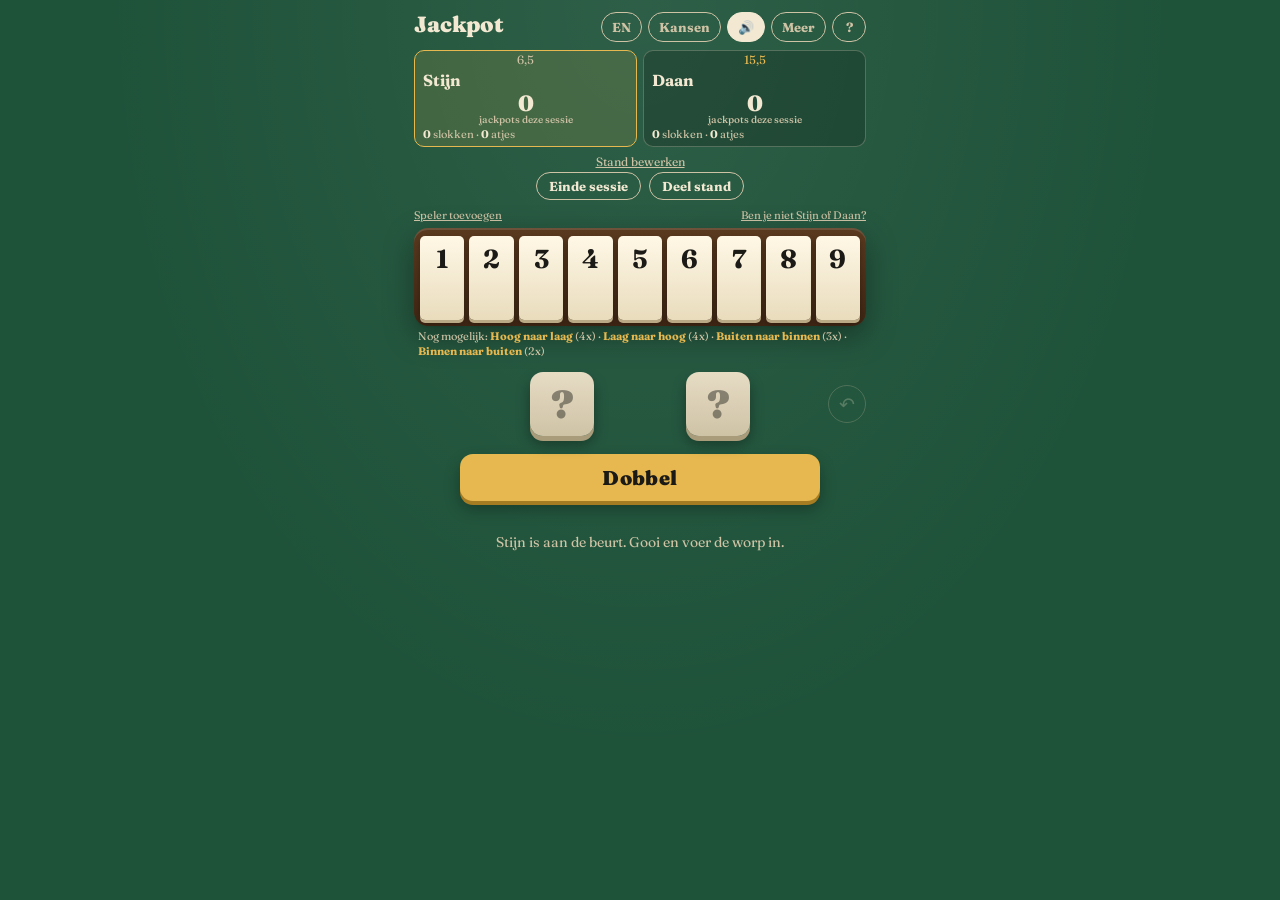
<file: index.html>
<!DOCTYPE html>
<html lang="nl">
<head>
<meta charset="utf-8">
<meta name="viewport" content="width=device-width, initial-scale=1, viewport-fit=cover">
<title>Jackpot</title>
<meta name="theme-color" content="#1e5239">
<meta name="mobile-web-app-capable" content="yes">
<meta name="apple-mobile-web-app-capable" content="yes">
<meta name="apple-mobile-web-app-status-bar-style" content="black-translucent">
<meta name="apple-mobile-web-app-title" content="Jackpot">
<link rel="manifest" href="manifest.webmanifest">
<link rel="icon" href="icon-192.png">
<link rel="apple-touch-icon" href="apple-touch-icon.png">
<link rel="stylesheet" href="https://fonts.googleapis.com/css2?family=Fraunces:opsz,wght@9..144,500;9..144,700;9..144,900&display=swap">
<style>
:root{
  --felt:#1e5239; --ivory:#f3e9d2; --ivory-dim:#cfc3a6; --ink:#1b1a17;
  --gold:#e7b84f; --red:#c84b3a; --green:#8fd19e;
  box-sizing:border-box;
  padding-top:env(safe-area-inset-top,0px);
  padding-bottom:env(safe-area-inset-bottom,0px);
  color-scheme:dark;
}
@media (prefers-color-scheme:dark){ :root:not([data-theme="light"]){ --felt:#1b4a34; } }
:root[data-theme="dark"]{ --felt:#1b4a34; }
html{ scroll-padding-top:env(safe-area-inset-top,0px); height:100%; }
*{ box-sizing:border-box; }
body{
  margin:0; min-height:100%; background:var(--felt); color:var(--ivory);
  font-family:"Fraunces",Georgia,"Times New Roman",serif;
  background-image:radial-gradient(ellipse at 50% 0%, rgba(255,255,255,.07), transparent 60%);
  -webkit-tap-highlight-color:transparent;
}
main{ max-width:480px; margin:0 auto; padding:16px 14px 28px; }
button{ font:inherit; cursor:pointer; }
button:focus-visible{ outline:3px solid var(--gold); outline-offset:2px; }

header{ display:flex; align-items:baseline; justify-content:space-between; gap:8px; margin-bottom:12px; }
h1{ font-size:28px; font-weight:900; margin:0; }
.mode{ display:flex; gap:6px; }
.mode button{ font-size:13px; font-weight:700; padding:6px 10px; border-radius:999px; border:1.5px solid var(--ivory-dim); background:transparent; color:var(--ivory-dim); }
.mode button[aria-pressed="true"]{ background:var(--ivory); color:var(--ink); border-color:var(--ivory); }

/* players */
.players{ display:grid; grid-auto-flow:column; grid-auto-columns:1fr; gap:8px; margin-bottom:12px; }
.player{ border:1.5px solid rgba(243,233,210,.25); border-radius:10px; padding:8px 10px; background:rgba(0,0,0,.18); text-align:left; color:var(--ivory); }
.player.active{ border-color:var(--gold); background:rgba(231,184,79,.14); }
.player .name{ font-weight:700; font-size:16px; display:block; }
.player .stats{ font-size:12px; color:var(--ivory-dim); display:block; margin-top:2px; }
.player .at{ display:block; text-align:center; font-size:12px; color:var(--ivory-dim); margin:-2px 0 4px; line-height:1; }
.player .at.lead{ color:var(--gold); }
.player .sess{ display:block; text-align:center; font-size:30px; font-weight:900; color:var(--ivory); margin:4px 0 2px; line-height:1; }
.player .sess small{ display:block; font-size:11px; font-weight:500; color:var(--ivory-dim); margin-top:3px; }
.sessionbar{ display:flex; justify-content:center; gap:8px; margin:0 0 10px; }
.sessionbar button{ font-size:14px; font-weight:700; padding:8px 14px; border-radius:999px; border:1.5px solid var(--ivory-dim); background:transparent; color:var(--ivory); }

.player .stats b{ color:var(--ivory); font-weight:700; }
.nameform{ display:none; gap:8px; margin:0 0 12px; }
.nameform.open{ display:flex; }
.nameform input{ flex:1; font:inherit; font-size:16px; padding:8px 10px; border-radius:8px; border:1.5px solid var(--ivory-dim); background:rgba(0,0,0,.25); color:var(--ivory); min-width:0; }
.nameform button{ font-size:14px; font-weight:700; padding:8px 14px; border-radius:999px; border:0; background:var(--ivory); color:var(--ink); }
.nameform button.cancel{ background:transparent; color:var(--ivory-dim); text-decoration:underline; }
.nameform button.del{ background:var(--red); color:#fff; }
.nameform button[hidden]{ display:none; }
#nameform{ flex-wrap:wrap; }
#nameform input{ flex:1 1 130px; }
footer button.confirm{ color:var(--red); font-weight:700; }
.playerlinks{ display:flex; justify-content:space-between; gap:8px; }
.playerlinks .pl-left{ display:flex; gap:6px; }
.addplayer[hidden]{ display:none; }
#removePlayer::before{ content:"· "; display:inline-block; text-decoration:none; }
.removeform{ flex-wrap:wrap; align-items:center; justify-content:center; }
.removeform span{ flex-basis:100%; text-align:center; font-size:13px; color:var(--ivory-dim); }
.removeform button.who{ background:var(--red); color:#fff; }
.alltime{ display:block; margin:-4px 0 6px; font-size:13px; color:var(--ivory-dim); background:none; border:0; width:100%; text-decoration:underline; }
.alltime b{ color:var(--ivory); font-size:20px; font-weight:900; }
.alltime .lead{ color:var(--gold); }


.alltimeform{ display:none; gap:8px; margin:0 0 12px; flex-wrap:wrap; justify-content:center; }
.alltimeform.open{ display:flex; }
.alltimeform .formlabel{ flex-basis:100%; text-align:center; font-size:12px; color:var(--ivory-dim); margin-top:4px; }
.alltimeform label{ display:flex; flex-direction:column; align-items:center; gap:3px; font-size:11px; color:var(--ivory-dim); }
.alltimeform input{ width:70px; font:inherit; font-size:16px; padding:8px; border-radius:8px; border:1.5px solid var(--ivory-dim); background:rgba(0,0,0,.25); color:var(--ivory); text-align:center; }
.alltimeform button{ font-size:14px; font-weight:700; padding:8px 12px; border-radius:999px; border:1.5px solid var(--ivory-dim); background:transparent; color:var(--ivory); }
.alltimeform button.primary{ background:var(--ivory); color:var(--ink); border-color:var(--ivory); }
.addplayer{ display:block; margin:-4px 0 12px; background:none; border:0; color:var(--ivory-dim); font-size:12px; text-decoration:underline; padding:2px 0; }

/* board */
.box{ background:linear-gradient(#5a3a1f,#3f2614); border-radius:14px; padding:12px 8px 10px; box-shadow:inset 0 2px 0 rgba(255,255,255,.12), 0 10px 30px rgba(0,0,0,.35); }
.tiles{ display:grid; grid-template-columns:repeat(9,1fr); gap:5px; touch-action:none; perspective:500px; }
.tile *{ pointer-events:none; }
.tile.down svg{ width:94%; height:auto; display:block; }
.tile{
  font-weight:700; font-size:clamp(18px,6vw,26px); line-height:1; aspect-ratio:1/1.9; border-radius:5px; border:0; color:var(--ink);
  background:linear-gradient(#fff8e6,#e9dcbd); box-shadow:0 3px 0 #b9a985, 0 4px 6px rgba(0,0,0,.3);
  transition:transform .12s, background .12s; padding:10px 0 0; transform-origin:50% 0%; user-select:none; -webkit-user-select:none; display:flex; align-items:flex-start; justify-content:center;
}
.tile.down{ background:linear-gradient(#4a2e1a,#3a2211); color:rgba(243,233,210,.55); box-shadow:inset 0 2px 4px rgba(0,0,0,.6); transform:translateY(3px); align-items:center; padding-top:0; font-size:clamp(16px,5.5vw,24px); }
.tile.can{ box-shadow:0 0 0 3px var(--gold), 0 3px 0 #b9a985, 0 0 18px rgba(231,184,79,.7); transform:translateY(-6px) scale(1.18); position:relative; z-index:2; }
.overlay.kruk{ background:rgba(40,70,140,.88); }
.overlay.kruk span{ font-size:min(16vw,80px); }
.overlay.kruk.big span{ transform:none; }
.overlay.kruk.big svg{ width:min(82vw,60vh); height:auto; display:block; margin:0 auto; filter:drop-shadow(0 12px 24px rgba(0,0,0,.45)); }
.overlay.kruk.big small{ font-size:min(13vw,64px); font-weight:900; letter-spacing:.04em; margin-top:10px; }
.overlay.kruk.big.show{ animation-duration:4.5s; }
.verdict .sub{ color:var(--gold); font-weight:700; margin:0 0 8px; }
.verdict table.sum{ width:100%; border-collapse:collapse; font-size:12px; margin:6px 0 10px; }
.verdict table.sum th{ font-weight:500; color:var(--ivory-dim); font-size:10px; padding:2px; }
.verdict table.sum td{ padding:3px 2px; text-align:center; }
.verdict table.sum td:first-child{ text-align:left; font-weight:700; }
.verdict table.sum small{ color:var(--ivory-dim); font-size:10px; }
.verdict .verdicttxt{ font-size:13px; color:var(--ivory); margin:0 0 10px; }
.verdict.fout .sub{ color:var(--ivory); }
.notice{ margin:8px 0 0; padding:10px 12px; border-radius:10px; background:rgba(40,70,140,.35); border:1.5px solid rgba(140,170,240,.6); font-size:14px; text-align:center; }
.boardstat{ display:flex; justify-content:space-between; margin:8px 4px 0; font-size:13px; color:var(--ivory-dim); }
.boardstat b{ color:var(--ivory); font-weight:700; }
.special{ margin:6px 4px 0; font-size:12px; color:var(--ivory-dim); line-height:1.5; }
.special b{ color:var(--gold); font-weight:700; }
.special .odd{ color:var(--ivory); }
body.nokans .special .odd{ display:none; }
.move .lbl small .pat{ color:var(--gold); }

/* dice */
.dice{ display:flex; justify-content:center; align-items:center; gap:18px; margin:20px 0 6px; position:relative; }
.die{
  width:84px; height:84px; border-radius:16px; border:0; background:linear-gradient(#fffdf6,#efe7d2);
  box-shadow:0 5px 0 #c4b793, 0 8px 14px rgba(0,0,0,.35); display:grid; grid-template-columns:repeat(3,1fr); grid-template-rows:repeat(3,1fr); padding:12px;
}
.die:active{ transform:translateY(3px); box-shadow:0 2px 0 #c4b793, 0 4px 8px rgba(0,0,0,.35); }
.pip{ width:14px; height:14px; border-radius:50%; background:var(--ink); place-self:center; opacity:0; }
.pip.on{ opacity:1; }
.sum{ font-size:40px; font-weight:900; color:var(--gold); min-width:56px; text-align:center; }
.dicehelp{ text-align:center; font-size:13px; color:var(--ivory-dim); margin:0 0 12px; }
.roll{ display:block; width:100%; max-width:360px; margin:0 auto 16px; font-size:26px; font-weight:900; letter-spacing:.02em; padding:18px 22px; border-radius:16px; border:0; background:var(--gold); color:var(--ink); box-shadow:0 6px 0 #a67c22, 0 10px 20px rgba(0,0,0,.3); }
.roll:active{ transform:translateY(4px); box-shadow:0 2px 0 #a67c22, 0 4px 10px rgba(0,0,0,.3); }

/* moves */
.moves{ display:grid; gap:8px; }
.move{ display:grid; grid-template-columns:auto 1fr auto; align-items:center; gap:12px; width:100%; text-align:left; padding:12px 14px; border-radius:10px; border:1.5px solid rgba(243,233,210,.25); background:rgba(0,0,0,.18); color:var(--ivory); }
.move.best{ border-color:var(--gold); background:rgba(231,184,79,.12); }
.move .num{ font-size:30px; font-weight:900; width:44px; text-align:center; }
.move .lbl{ font-size:14px; }
.move .lbl small{ display:block; color:var(--ivory-dim); font-size:12px; }
.move .odds{ text-align:right; font-size:13px; line-height:1.3; color:var(--ivory-dim); }
.move .odds b{ display:block; font-size:18px; color:var(--ivory); font-weight:700; }

.verdict{ margin-top:8px; padding:18px 16px; border-radius:12px; text-align:center; }
.verdict.fout{ background:rgba(200,75,58,.22); border:1.5px solid var(--red); }
.verdict.jackpot{ background:rgba(231,184,79,.18); border:1.5px solid var(--gold); }
.verdict h2{ margin:0 0 4px; font-size:30px; font-weight:900; }
.verdict h2.bak{ font-size:38px; color:var(--gold); }
.verdict p{ margin:0 0 12px; color:var(--ivory-dim); }
.verdict button{ font-size:16px; font-weight:700; padding:10px 20px; border-radius:999px; border:0; background:var(--ivory); color:var(--ink); }

.undo{ position:absolute; right:0; top:50%; transform:translateY(-50%); width:44px; height:44px; border-radius:50%; border:1.5px solid var(--ivory-dim); background:transparent; color:var(--ivory); font-size:22px; line-height:1; padding:0; }
.undo:disabled{ opacity:.25; }

/* history */
.hist{ margin-top:26px; }
.hist h3{ font-size:18px; margin:0 0 8px; font-weight:700; }
.summary{ display:grid; grid-template-columns:1fr auto auto auto auto; gap:4px 10px; font-size:13px; margin-bottom:12px; }
.summary span{ color:var(--ivory-dim); }
.summary .h{ font-size:11px; }
.summary b{ font-weight:700; }
.turn{ border-top:1px solid rgba(243,233,210,.18); padding:8px 0; }
.turn summary{ cursor:pointer; font-size:14px; display:flex; justify-content:space-between; gap:8px; list-style:none; }
.turn summary::-webkit-details-marker{ display:none; }
.turn summary .res{ color:var(--ivory-dim); }
.turn summary .res.jp{ color:var(--gold); font-weight:700; }
.dec{ display:grid; grid-template-columns:52px 1fr; gap:8px; align-items:baseline; font-size:13px; padding:5px 0 0 6px; }
.dec .roll-lbl{ color:var(--ivory-dim); }
.dec .opt{ display:inline-block; margin-right:10px; color:var(--ivory-dim); white-space:nowrap; }
.dec .opt.chosen{ color:var(--ivory); font-weight:700; text-decoration:underline; text-decoration-color:var(--gold); }
.dec .opt.miss{ color:var(--red); }
.dec .opt .p{ font-size:11px; }
.empty{ color:var(--ivory-dim); font-size:13px; }

footer{ margin-top:18px; display:flex; justify-content:space-between; align-items:center; font-size:13px; color:var(--ivory-dim); flex-wrap:wrap; gap:6px; }
footer button{ font-size:13px; background:none; border:0; color:var(--ivory-dim); text-decoration:underline; padding:4px 0; }
.rules{ margin-top:14px; font-size:13px; color:var(--ivory-dim); line-height:1.5; }
.rules summary{ cursor:pointer; color:var(--ivory); }
.install{ margin:0 0 12px; padding:10px 12px; border-radius:10px; background:rgba(231,184,79,.14); border:1.5px solid var(--gold); font-size:13px; line-height:1.45; }
.install b{ display:block; color:var(--gold); margin-bottom:2px; }
.install .other{ color:var(--ivory-dim); }
.install .row{ display:flex; gap:8px; margin-top:6px; }
.install button{ font-size:13px; font-weight:700; padding:6px 12px; border-radius:999px; border:1.5px solid var(--ivory-dim); background:transparent; color:var(--ivory); }
.install button.primary{ background:var(--ivory); color:var(--ink); border-color:var(--ivory); }
body.play .install{ margin-bottom:8px; padding:8px 10px; font-size:12px; }
/* help sheet (? button): rules, manual, origin */
.help{ position:fixed; inset:0; z-index:25; background:rgba(0,0,0,.55); overflow-y:auto; -webkit-overflow-scrolling:touch; padding:max(12px,env(safe-area-inset-top,0px)) 12px max(12px,env(safe-area-inset-bottom,0px)); }
.help[hidden]{ display:none; }
.helpcard{ max-width:480px; margin:0 auto; background:var(--felt); border:1.5px solid var(--gold); border-radius:14px; padding:14px 16px 18px; color:var(--ivory); font-size:14px; line-height:1.5; box-shadow:0 10px 30px rgba(0,0,0,.45); position:relative; }
.helpcard h2{ margin:0 0 4px; font-size:24px; font-weight:900; padding-right:48px; }
.helpcard h3{ margin:18px 0 6px; font-size:17px; font-weight:700; color:var(--gold); }
.helpcard p{ margin:0 0 8px; }
.helpcard ul{ margin:0 0 8px; padding-left:18px; }
.helpcard li{ margin:0 0 6px; }
.helpcard b{ color:var(--gold); font-weight:700; }
.helpcard .x{ position:absolute; top:8px; right:8px; width:44px; height:44px; border-radius:50%; border:1.5px solid var(--ivory-dim); background:transparent; color:var(--ivory); font-size:22px; line-height:1; padding:0; }
.helpcard .done{ display:block; margin:18px auto 0; font-size:16px; font-weight:700; padding:10px 24px; border-radius:999px; border:0; background:var(--ivory); color:var(--ink); }
.mode button.help-btn{ width:34px; padding:6px 0; text-align:center; }
/* narrow phones: five header buttons must fit next to the title */
header h1{ min-width:0; }
@media (max-width:420px){ header{ gap:6px; } .mode{ gap:4px; } .mode button{ padding:6px 8px; font-size:12px; } .mode button.help-btn{ width:30px; padding:6px 0; } h1, body.play h1{ font-size:21px; } }
.die.blank{ background:linear-gradient(#e6dcc4,#cfc3a6); box-shadow:0 5px 0 #a89c7b, 0 8px 14px rgba(0,0,0,.35); display:flex; align-items:center; justify-content:center; font-size:38px; font-weight:900; color:rgba(27,26,23,.45); }
.die.picking{ outline:3px solid var(--gold); outline-offset:3px; }
.picker{ display:none; justify-content:center; gap:8px; margin:0 0 12px; }
.picker.open{ display:flex; }
.picker button{ width:46px; height:46px; border-radius:10px; border:0; background:linear-gradient(#fffdf6,#efe7d2); box-shadow:0 3px 0 #c4b793; display:grid; grid-template-columns:repeat(3,1fr); grid-template-rows:repeat(3,1fr); padding:6px; }
.picker .pip{ width:8px; height:8px; }
.hint{ text-align:center; color:var(--ivory-dim); font-size:14px; padding:14px 0; }
@keyframes shake{ 10%,90%{transform:translateX(-2px)} 20%,80%{transform:translateX(4px)} 30%,50%,70%{transform:translateX(-7px)} 40%,60%{transform:translateX(7px)} }
@keyframes redflash{ 0%{box-shadow:0 0 0 0 rgba(200,75,58,.9), inset 0 0 0 100px rgba(200,75,58,.5)} 100%{box-shadow:0 0 0 24px rgba(200,75,58,0), inset 0 0 0 100px rgba(200,75,58,0)} }
@keyframes goldflash{ 0%{box-shadow:0 0 0 0 rgba(231,184,79,1), inset 0 0 0 100px rgba(231,184,79,.6)} 100%{box-shadow:0 0 0 40px rgba(231,184,79,0), inset 0 0 0 100px rgba(231,184,79,0)} }
.box.anim-fout{ animation:shake .6s cubic-bezier(.36,.07,.19,.97), redflash 1.2s ease-out; }
.box.anim-jackpot{ animation:goldflash 1.6s ease-out; }
.verdict.pop{ animation:popin .35s cubic-bezier(.2,1.4,.4,1); }
@keyframes popin{ from{transform:scale(.7);opacity:0} to{transform:scale(1);opacity:1} }
.verdict .alt{ display:block; margin:10px auto 0; background:none; border:0; color:var(--ivory-dim); font-size:13px; text-decoration:underline; padding:2px; }
body.nokans .odds, body.nokans .boardstat, body.nokans .dec .p, body.nokans footer.stratbar, body.nokans .lbl small .adv{ display:none; }
body.nokans .move.best{ border-color:rgba(243,233,210,.25); background:rgba(0,0,0,.18); }
.overlay{ position:fixed; inset:0; display:flex; align-items:center; justify-content:center; pointer-events:none; opacity:0; z-index:20; }
.overlay.show{ animation:overlay 3.6s ease-out forwards; }
.overlay.sticky.show{ animation:overlayin .35s ease-out forwards; pointer-events:auto; cursor:pointer; }
@keyframes overlayin{ from{opacity:0} to{opacity:1} }
.overlay small.jstat{ font-size:min(4.6vw,19px); font-weight:500; margin-top:4px; }
.overlay .tap{ display:block; margin-top:22px; font-size:min(4.5vw,18px); font-weight:500; opacity:.75; }
.overlay.dood{ background:rgba(160,40,30,.85); }
.overlay.jackpot{ background:rgba(231,184,79,.9); }
.overlay span{ font-size:min(26vw,120px); font-weight:900; color:#fff; text-shadow:0 6px 30px rgba(0,0,0,.5); transform:rotate(-6deg); text-align:center; line-height:1; }
.overlay span small{ display:block; font-size:min(7vw,32px); font-weight:700; margin-top:14px; }
.overlay span small+small{ margin-top:6px; font-size:min(5.5vw,24px); font-weight:500; }
.overlay.jackpot span{ color:var(--ink); }
@keyframes overlay{ 0%{opacity:0} 6%{opacity:1} 80%{opacity:1} 100%{opacity:0} }
.die.rolling{ animation:tumble .12s linear infinite; }
@keyframes tumble{ 0%{transform:rotate(-8deg) translateY(-2px)} 50%{transform:rotate(8deg) translateY(2px)} 100%{transform:rotate(-8deg) translateY(-2px)} }
body.play{ position:fixed; inset:0; overflow:hidden; overscroll-behavior:none; }
body.play main{ height:100%; display:flex; flex-direction:column; padding-bottom:10px; }
body.play .meer{ display:none; }
body.play #moves{ flex:1; min-height:0; overflow-y:auto; -webkit-overflow-scrolling:touch; }
body.play .dicehelp{ display:none; }
body.play main{ padding-top:10px; }
body.play header{ margin-bottom:8px; }
body.play h1{ font-size:22px; }
body.play .players{ margin-bottom:6px; gap:6px; }
body.play .player{ padding:5px 8px; }
body.play .player .sess{ font-size:22px; margin:2px 0 0; }
body.play .player .sess small{ font-size:10px; margin-top:1px; }
body.play .player .stats{ font-size:11px; }
body.play .alltime{ margin:0 0 2px; font-size:12px; }
body.play .sessionbar{ margin:0 0 6px; }
body.play .sessionbar button{ padding:5px 12px; font-size:13px; }
body.play .playerlinks{ margin-bottom:4px; }
body.play .addplayer{ margin:0; font-size:11px; }
body.play .box{ padding:8px 6px 6px; }
body.play .boardstat{ margin-top:4px; font-size:12px; }
body.play .special{ margin-top:3px; font-size:11px; line-height:1.3; }
body.play .die{ width:64px; height:64px; padding:9px; border-radius:13px; }
body.play .die .pip{ width:11px; height:11px; }
body.play .sum{ font-size:30px; }
body.play .roll{ font-size:20px; padding:11px 20px; border-radius:13px; box-shadow:0 4px 0 #a67c22, 0 8px 16px rgba(0,0,0,.3); }
body.play .move{ padding:8px 12px; gap:10px; }
body.play .move .num{ font-size:24px; width:36px; }
body.play .verdict{ padding:10px 12px; margin-top:4px; }
body.play .verdict h2{ font-size:24px; }
body.play .verdict h2.bak{ font-size:30px; }
body.play .verdict p{ margin:0 0 6px; font-size:14px; }
body.play .verdict .mini{ width:30px; height:30px; padding:4px; }
body.play .verdict .mini .pip{ width:6px; height:6px; }
body.play .verdict button{ padding:8px 18px; font-size:15px; }
body.play .verdict .alt{ margin-top:6px; font-size:12px; }
body.play .undo{ width:38px; height:38px; font-size:19px; }
body.play .hint{ padding:8px 0; }
body.play .dice{ margin:14px 0 18px; }
body.play .roll{ margin:0 auto 10px; }
body.play .picker.open{ margin:-6px 0 14px; }
.medal{ display:inline-block; width:18px; height:24px; vertical-align:middle; margin-left:2px; }
.overlay.jackpot.big span{ transform:none; position:relative; }
.overlay.jackpot.big .bigmedal{ width:min(70vw,52vh); height:auto; display:block; margin:0 auto 6px; filter:drop-shadow(0 12px 24px rgba(0,0,0,.35)); animation:medalspin 1.1s cubic-bezier(.2,1.3,.4,1); }
@keyframes medalspin{ from{transform:scale(.2) rotate(-30deg);opacity:0} to{transform:scale(1) rotate(0);opacity:1} }
.overlay.jackpot.big .title{ font-size:min(14vw,68px); display:block; }
.overlay.jackpot.big .supersp{ font-size:min(11vw,52px); color:#c84b3a; margin-top:10px; animation:superpulse .7s ease-in-out infinite alternate; }
@keyframes superpulse{ from{transform:scale(1) rotate(-3deg)} to{transform:scale(1.12) rotate(3deg)} }
.overlay.jackpot.big small{ font-size:min(6.5vw,30px); }
.overlay.jackpot.big small+small{ font-size:min(5.2vw,24px); font-weight:500; }
.overlay.jackpot.big.show{ animation-duration:8s; }
.overlay .ownface{ width:min(46vw,220px); height:min(46vw,220px); border-radius:50%; background:radial-gradient(#5a3a1f,#3a2211); margin:0 auto 10px; display:flex; align-items:flex-end; justify-content:center; overflow:hidden; box-shadow:0 0 0 6px var(--gold), 0 14px 30px rgba(0,0,0,.4); animation:facepop .8s cubic-bezier(.2,1.4,.4,1); }
.overlay .ownface svg{ width:78%; height:auto; display:block; margin-bottom:-6%; }
@keyframes facepop{ from{transform:scale(.3);opacity:0} to{transform:scale(1);opacity:1} }
.qrbox{ background:#fff; padding:10px; border-radius:12px; display:inline-block; margin:8px auto 4px; }
.qrbox svg{ display:block; width:min(56vw,220px); height:auto; }
.qrcode{ font-size:12px; color:var(--ivory-dim); margin:0 0 8px; }
.scanbox{ position:fixed; inset:0; background:#000; z-index:30; display:none; flex-direction:column; align-items:center; justify-content:center; }
.scanbox.open{ display:flex; }
.scanbox video{ width:100%; max-width:480px; max-height:70vh; object-fit:cover; }
.scanbox p{ color:#fff; margin:12px; text-align:center; font-size:14px; }
.scanbox button{ font-size:16px; font-weight:700; padding:10px 22px; border-radius:999px; border:0; background:var(--ivory); color:var(--ink); margin:6px; }
.scanbox input{ font:inherit; font-size:16px; padding:8px 12px; border-radius:8px; border:0; width:220px; text-align:center; }
.overlay .dicerow{ display:flex; justify-content:center; gap:14px; margin:16px 0 4px; }
.overlay .mini{ width:54px; height:54px; border-radius:11px; background:linear-gradient(#fffdf6,#efe7d2); display:grid; grid-template-columns:repeat(3,1fr); grid-template-rows:repeat(3,1fr); padding:8px; box-shadow:0 4px 0 #c4b793; transform:none; }
.overlay .mini .pip{ width:9px; height:9px; }
.verdict .mini{ display:inline-grid; width:40px; height:40px; border-radius:8px; background:linear-gradient(#fffdf6,#efe7d2); grid-template-columns:repeat(3,1fr); grid-template-rows:repeat(3,1fr); padding:6px; vertical-align:middle; margin:0 3px; box-shadow:0 3px 0 #c4b793; }
.verdict .mini .pip{ width:7px; height:7px; }
@media (prefers-reduced-motion:reduce){ *{ transition:none !important; animation:none !important; } .overlay.show{ opacity:1; } }
</style>
</head>
<body>
<div class="overlay" id="overlay" aria-hidden="true"><span id="overlayText"></span></div>
<div class="scanbox" id="scanbox"><video id="scanvideo" playsinline muted></video><p id="scanmsg" data-i18n="scanAim"></p><div><input id="scancode" data-i18n-placeholder="scanType"><button id="scanOk" data-i18n="scanTake"></button></div><button id="scanClose" data-i18n="close"></button></div>
<div class="help" id="help" hidden role="dialog" aria-modal="true"><div class="helpcard" id="helpcard"></div></div>
<main>
<header>
  <h1>Jackpot</h1>
  <div class="mode" role="group" data-i18n-aria="view">
    <button id="mLang" aria-pressed="false">EN</button>
    <button id="mKans" aria-pressed="false" data-i18n="odds"></button>
    <button id="mSound" aria-pressed="true" data-i18n-aria="sound">🔊</button>
    <button id="mView" aria-pressed="false"></button>
    <button id="mHelp" class="help-btn" aria-pressed="false" data-i18n-aria="help">?</button>
  </div>
</header>
<div class="install" id="install" hidden></div>

<div class="players" id="players"></div>
<div class="nameform" id="nameform"><input id="nameInput" type="text" maxlength="20" data-i18n-placeholder="name" autocomplete="off"><button id="nameOk" data-i18n="save"></button><button class="cancel" id="nameCancel" data-i18n="cancel"></button><button class="del" id="nameDel" data-i18n="remove" hidden></button></div>
<button class="alltime" id="alltime" data-i18n-title="alltimeTitle"></button>
<div class="alltimeform" id="alltimeform"></div>
<div class="sessionbar" id="sessionbar" style="display:none"><button id="endSession" data-i18n="endSession"></button><button id="shareStand" data-i18n="shareStand"></button></div>
<div class="playerlinks"><span class="pl-left"><button class="addplayer" id="addPlayer" data-i18n="addPlayer"></button><button class="addplayer" id="removePlayer" data-i18n="removeLink" hidden></button></span><button class="addplayer" id="notUs" data-i18n="notUs"></button></div>
<div class="nameform removeform" id="removeform"></div>
<div class="nameform" id="twoform"><input id="twoA" type="text" maxlength="20" data-i18n-placeholder="player1" autocomplete="off"><input id="twoB" type="text" maxlength="20" data-i18n-placeholder="player2" autocomplete="off"><button id="twoOk" data-i18n="save"></button><button class="cancel" id="twoCancel" data-i18n="cancel"></button></div>

<section class="box" data-i18n-aria="board"><div class="tiles" id="tiles"></div></section>
<div class="boardstat">
  <span><span data-i18n="jackpot"></span> <b id="pj">–</b></span>
  <span><b id="es">–</b> <span data-i18n="sips"></span></span>
  <span><span data-i18n="net"></span> <b id="net">–</b></span>
</div>
<div class="special" id="special"></div>

<section data-i18n-aria="dice">
  <div class="dice">
    <button class="die" id="d1"></button>
    <div class="sum" id="sum">7</div>
    <button class="die" id="d2"></button>
    <button class="undo" id="undo" data-i18n-aria="undo" data-i18n-title="undo">↶</button>
  </div>
  <div class="picker" id="picker" data-i18n-aria="pickPips"></div>
  <p class="dicehelp" data-i18n="diceHelp"></p>
  <button class="roll" id="roll" data-i18n="roll"></button>
</section>

<section id="moves" class="moves" aria-live="polite"></section>


<div class="meer" id="meer">
<section class="hist" id="hist"></section>
<footer>
  <span data-i18n="variant"></span>
  <div class="mode" role="group" data-i18n-aria="variantAria">
    <button id="mNormal" aria-pressed="true" data-i18n="normal"></button>
    <button id="mExtreme" aria-pressed="false" data-i18n="extreme"></button>
  </div>
</footer>

<footer class="stratbar">
  <span id="strat"></span>
  <button id="toggleStrat"></button>
</footer>
<footer>
  <button id="resetScores" data-i18n="clearScores"></button>
  <button id="reset" data-i18n="resetBoard"></button>
</footer>

<details class="rules">
  <summary data-i18n="rules"></summary>
  <span data-i18n="rulesText"></span>
</details>
<p class="rules" id="bijbelLink"><a href="bijbel/" style="color:var(--gold)" data-i18n="bijbelLink"></a></p>
<details class="rules" id="installHelp">
  <summary data-i18n="installHelp"></summary>
  <div><b data-i18n="installAndroidLbl"></b> <span data-i18n="installAndroid"></span></div>
  <div><b data-i18n="installIosLbl"></b> <span data-i18n="installIos"></span></div>
</details>
</div>
</main>

<script>
//---------------------------------------------------------------------
//
// QR Code Generator for JavaScript
//
// Copyright (c) 2009 Kazuhiko Arase
//
// URL: http://www.d-project.com/
//
// Licensed under the MIT license:
//  http://www.opensource.org/licenses/mit-license.php
//
// The word 'QR Code' is registered trademark of
// DENSO WAVE INCORPORATED
//  http://www.denso-wave.com/qrcode/faqpatent-e.html
//
//---------------------------------------------------------------------

var qrcode = function() {

  //---------------------------------------------------------------------
  // qrcode
  //---------------------------------------------------------------------

  /**
   * qrcode
   * @param typeNumber 1 to 40
   * @param errorCorrectionLevel 'L','M','Q','H'
   */
  var qrcode = function(typeNumber, errorCorrectionLevel) {

    var PAD0 = 0xEC;
    var PAD1 = 0x11;

    var _typeNumber = typeNumber;
    var _errorCorrectionLevel = QRErrorCorrectionLevel[errorCorrectionLevel];
    var _modules = null;
    var _moduleCount = 0;
    var _dataCache = null;
    var _dataList = [];

    var _this = {};

    var makeImpl = function(test, maskPattern) {

      _moduleCount = _typeNumber * 4 + 17;
      _modules = function(moduleCount) {
        var modules = new Array(moduleCount);
        for (var row = 0; row < moduleCount; row += 1) {
          modules[row] = new Array(moduleCount);
          for (var col = 0; col < moduleCount; col += 1) {
            modules[row][col] = null;
          }
        }
        return modules;
      }(_moduleCount);

      setupPositionProbePattern(0, 0);
      setupPositionProbePattern(_moduleCount - 7, 0);
      setupPositionProbePattern(0, _moduleCount - 7);
      setupPositionAdjustPattern();
      setupTimingPattern();
      setupTypeInfo(test, maskPattern);

      if (_typeNumber >= 7) {
        setupTypeNumber(test);
      }

      if (_dataCache == null) {
        _dataCache = createData(_typeNumber, _errorCorrectionLevel, _dataList);
      }

      mapData(_dataCache, maskPattern);
    };

    var setupPositionProbePattern = function(row, col) {

      for (var r = -1; r <= 7; r += 1) {

        if (row + r <= -1 || _moduleCount <= row + r) continue;

        for (var c = -1; c <= 7; c += 1) {

          if (col + c <= -1 || _moduleCount <= col + c) continue;

          if ( (0 <= r && r <= 6 && (c == 0 || c == 6) )
              || (0 <= c && c <= 6 && (r == 0 || r == 6) )
              || (2 <= r && r <= 4 && 2 <= c && c <= 4) ) {
            _modules[row + r][col + c] = true;
          } else {
            _modules[row + r][col + c] = false;
          }
        }
      }
    };

    var getBestMaskPattern = function() {

      var minLostPoint = 0;
      var pattern = 0;

      for (var i = 0; i < 8; i += 1) {

        makeImpl(true, i);

        var lostPoint = QRUtil.getLostPoint(_this);

        if (i == 0 || minLostPoint > lostPoint) {
          minLostPoint = lostPoint;
          pattern = i;
        }
      }

      return pattern;
    };

    var setupTimingPattern = function() {

      for (var r = 8; r < _moduleCount - 8; r += 1) {
        if (_modules[r][6] != null) {
          continue;
        }
        _modules[r][6] = (r % 2 == 0);
      }

      for (var c = 8; c < _moduleCount - 8; c += 1) {
        if (_modules[6][c] != null) {
          continue;
        }
        _modules[6][c] = (c % 2 == 0);
      }
    };

    var setupPositionAdjustPattern = function() {

      var pos = QRUtil.getPatternPosition(_typeNumber);

      for (var i = 0; i < pos.length; i += 1) {

        for (var j = 0; j < pos.length; j += 1) {

          var row = pos[i];
          var col = pos[j];

          if (_modules[row][col] != null) {
            continue;
          }

          for (var r = -2; r <= 2; r += 1) {

            for (var c = -2; c <= 2; c += 1) {

              if (r == -2 || r == 2 || c == -2 || c == 2
                  || (r == 0 && c == 0) ) {
                _modules[row + r][col + c] = true;
              } else {
                _modules[row + r][col + c] = false;
              }
            }
          }
        }
      }
    };

    var setupTypeNumber = function(test) {

      var bits = QRUtil.getBCHTypeNumber(_typeNumber);

      for (var i = 0; i < 18; i += 1) {
        var mod = (!test && ( (bits >> i) & 1) == 1);
        _modules[Math.floor(i / 3)][i % 3 + _moduleCount - 8 - 3] = mod;
      }

      for (var i = 0; i < 18; i += 1) {
        var mod = (!test && ( (bits >> i) & 1) == 1);
        _modules[i % 3 + _moduleCount - 8 - 3][Math.floor(i / 3)] = mod;
      }
    };

    var setupTypeInfo = function(test, maskPattern) {

      var data = (_errorCorrectionLevel << 3) | maskPattern;
      var bits = QRUtil.getBCHTypeInfo(data);

      // vertical
      for (var i = 0; i < 15; i += 1) {

        var mod = (!test && ( (bits >> i) & 1) == 1);

        if (i < 6) {
          _modules[i][8] = mod;
        } else if (i < 8) {
          _modules[i + 1][8] = mod;
        } else {
          _modules[_moduleCount - 15 + i][8] = mod;
        }
      }

      // horizontal
      for (var i = 0; i < 15; i += 1) {

        var mod = (!test && ( (bits >> i) & 1) == 1);

        if (i < 8) {
          _modules[8][_moduleCount - i - 1] = mod;
        } else if (i < 9) {
          _modules[8][15 - i - 1 + 1] = mod;
        } else {
          _modules[8][15 - i - 1] = mod;
        }
      }

      // fixed module
      _modules[_moduleCount - 8][8] = (!test);
    };

    var mapData = function(data, maskPattern) {

      var inc = -1;
      var row = _moduleCount - 1;
      var bitIndex = 7;
      var byteIndex = 0;
      var maskFunc = QRUtil.getMaskFunction(maskPattern);

      for (var col = _moduleCount - 1; col > 0; col -= 2) {

        if (col == 6) col -= 1;

        while (true) {

          for (var c = 0; c < 2; c += 1) {

            if (_modules[row][col - c] == null) {

              var dark = false;

              if (byteIndex < data.length) {
                dark = ( ( (data[byteIndex] >>> bitIndex) & 1) == 1);
              }

              var mask = maskFunc(row, col - c);

              if (mask) {
                dark = !dark;
              }

              _modules[row][col - c] = dark;
              bitIndex -= 1;

              if (bitIndex == -1) {
                byteIndex += 1;
                bitIndex = 7;
              }
            }
          }

          row += inc;

          if (row < 0 || _moduleCount <= row) {
            row -= inc;
            inc = -inc;
            break;
          }
        }
      }
    };

    var createBytes = function(buffer, rsBlocks) {

      var offset = 0;

      var maxDcCount = 0;
      var maxEcCount = 0;

      var dcdata = new Array(rsBlocks.length);
      var ecdata = new Array(rsBlocks.length);

      for (var r = 0; r < rsBlocks.length; r += 1) {

        var dcCount = rsBlocks[r].dataCount;
        var ecCount = rsBlocks[r].totalCount - dcCount;

        maxDcCount = Math.max(maxDcCount, dcCount);
        maxEcCount = Math.max(maxEcCount, ecCount);

        dcdata[r] = new Array(dcCount);

        for (var i = 0; i < dcdata[r].length; i += 1) {
          dcdata[r][i] = 0xff & buffer.getBuffer()[i + offset];
        }
        offset += dcCount;

        var rsPoly = QRUtil.getErrorCorrectPolynomial(ecCount);
        var rawPoly = qrPolynomial(dcdata[r], rsPoly.getLength() - 1);

        var modPoly = rawPoly.mod(rsPoly);
        ecdata[r] = new Array(rsPoly.getLength() - 1);
        for (var i = 0; i < ecdata[r].length; i += 1) {
          var modIndex = i + modPoly.getLength() - ecdata[r].length;
          ecdata[r][i] = (modIndex >= 0)? modPoly.getAt(modIndex) : 0;
        }
      }

      var totalCodeCount = 0;
      for (var i = 0; i < rsBlocks.length; i += 1) {
        totalCodeCount += rsBlocks[i].totalCount;
      }

      var data = new Array(totalCodeCount);
      var index = 0;

      for (var i = 0; i < maxDcCount; i += 1) {
        for (var r = 0; r < rsBlocks.length; r += 1) {
          if (i < dcdata[r].length) {
            data[index] = dcdata[r][i];
            index += 1;
          }
        }
      }

      for (var i = 0; i < maxEcCount; i += 1) {
        for (var r = 0; r < rsBlocks.length; r += 1) {
          if (i < ecdata[r].length) {
            data[index] = ecdata[r][i];
            index += 1;
          }
        }
      }

      return data;
    };

    var createData = function(typeNumber, errorCorrectionLevel, dataList) {

      var rsBlocks = QRRSBlock.getRSBlocks(typeNumber, errorCorrectionLevel);

      var buffer = qrBitBuffer();

      for (var i = 0; i < dataList.length; i += 1) {
        var data = dataList[i];
        buffer.put(data.getMode(), 4);
        buffer.put(data.getLength(), QRUtil.getLengthInBits(data.getMode(), typeNumber) );
        data.write(buffer);
      }

      // calc num max data.
      var totalDataCount = 0;
      for (var i = 0; i < rsBlocks.length; i += 1) {
        totalDataCount += rsBlocks[i].dataCount;
      }

      if (buffer.getLengthInBits() > totalDataCount * 8) {
        throw 'code length overflow. ('
          + buffer.getLengthInBits()
          + '>'
          + totalDataCount * 8
          + ')';
      }

      // end code
      if (buffer.getLengthInBits() + 4 <= totalDataCount * 8) {
        buffer.put(0, 4);
      }

      // padding
      while (buffer.getLengthInBits() % 8 != 0) {
        buffer.putBit(false);
      }

      // padding
      while (true) {

        if (buffer.getLengthInBits() >= totalDataCount * 8) {
          break;
        }
        buffer.put(PAD0, 8);

        if (buffer.getLengthInBits() >= totalDataCount * 8) {
          break;
        }
        buffer.put(PAD1, 8);
      }

      return createBytes(buffer, rsBlocks);
    };

    _this.addData = function(data, mode) {

      mode = mode || 'Byte';

      var newData = null;

      switch(mode) {
      case 'Numeric' :
        newData = qrNumber(data);
        break;
      case 'Alphanumeric' :
        newData = qrAlphaNum(data);
        break;
      case 'Byte' :
        newData = qr8BitByte(data);
        break;
      case 'Kanji' :
        newData = qrKanji(data);
        break;
      default :
        throw 'mode:' + mode;
      }

      _dataList.push(newData);
      _dataCache = null;
    };

    _this.isDark = function(row, col) {
      if (row < 0 || _moduleCount <= row || col < 0 || _moduleCount <= col) {
        throw row + ',' + col;
      }
      return _modules[row][col];
    };

    _this.getModuleCount = function() {
      return _moduleCount;
    };

    _this.make = function() {
      if (_typeNumber < 1) {
        var typeNumber = 1;

        for (; typeNumber < 40; typeNumber++) {
          var rsBlocks = QRRSBlock.getRSBlocks(typeNumber, _errorCorrectionLevel);
          var buffer = qrBitBuffer();

          for (var i = 0; i < _dataList.length; i++) {
            var data = _dataList[i];
            buffer.put(data.getMode(), 4);
            buffer.put(data.getLength(), QRUtil.getLengthInBits(data.getMode(), typeNumber) );
            data.write(buffer);
          }

          var totalDataCount = 0;
          for (var i = 0; i < rsBlocks.length; i++) {
            totalDataCount += rsBlocks[i].dataCount;
          }

          if (buffer.getLengthInBits() <= totalDataCount * 8) {
            break;
          }
        }

        _typeNumber = typeNumber;
      }

      makeImpl(false, getBestMaskPattern() );
    };

    _this.createTableTag = function(cellSize, margin) {

      cellSize = cellSize || 2;
      margin = (typeof margin == 'undefined')? cellSize * 4 : margin;

      var qrHtml = '';

      qrHtml += '<table style="';
      qrHtml += ' border-width: 0px; border-style: none;';
      qrHtml += ' border-collapse: collapse;';
      qrHtml += ' padding: 0px; margin: ' + margin + 'px;';
      qrHtml += '">';
      qrHtml += '<tbody>';

      for (var r = 0; r < _this.getModuleCount(); r += 1) {

        qrHtml += '<tr>';

        for (var c = 0; c < _this.getModuleCount(); c += 1) {
          qrHtml += '<td style="';
          qrHtml += ' border-width: 0px; border-style: none;';
          qrHtml += ' border-collapse: collapse;';
          qrHtml += ' padding: 0px; margin: 0px;';
          qrHtml += ' width: ' + cellSize + 'px;';
          qrHtml += ' height: ' + cellSize + 'px;';
          qrHtml += ' background-color: ';
          qrHtml += _this.isDark(r, c)? '#000000' : '#ffffff';
          qrHtml += ';';
          qrHtml += '"/>';
        }

        qrHtml += '</tr>';
      }

      qrHtml += '</tbody>';
      qrHtml += '</table>';

      return qrHtml;
    };

    _this.createSvgTag = function(cellSize, margin, alt, title) {

      var opts = {};
      if (typeof arguments[0] == 'object') {
        // Called by options.
        opts = arguments[0];
        // overwrite cellSize and margin.
        cellSize = opts.cellSize;
        margin = opts.margin;
        alt = opts.alt;
        title = opts.title;
      }

      cellSize = cellSize || 2;
      margin = (typeof margin == 'undefined')? cellSize * 4 : margin;

      // Compose alt property surrogate
      alt = (typeof alt === 'string') ? {text: alt} : alt || {};
      alt.text = alt.text || null;
      alt.id = (alt.text) ? alt.id || 'qrcode-description' : null;

      // Compose title property surrogate
      title = (typeof title === 'string') ? {text: title} : title || {};
      title.text = title.text || null;
      title.id = (title.text) ? title.id || 'qrcode-title' : null;

      var size = _this.getModuleCount() * cellSize + margin * 2;
      var c, mc, r, mr, qrSvg='', rect;

      rect = 'l' + cellSize + ',0 0,' + cellSize +
        ' -' + cellSize + ',0 0,-' + cellSize + 'z ';

      qrSvg += '<svg version="1.1" xmlns="http://www.w3.org/2000/svg"';
      qrSvg += !opts.scalable ? ' width="' + size + 'px" height="' + size + 'px"' : '';
      qrSvg += ' viewBox="0 0 ' + size + ' ' + size + '" ';
      qrSvg += ' preserveAspectRatio="xMinYMin meet"';
      qrSvg += (title.text || alt.text) ? ' role="img" aria-labelledby="' +
          escapeXml([title.id, alt.id].join(' ').trim() ) + '"' : '';
      qrSvg += '>';
      qrSvg += (title.text) ? '<title id="' + escapeXml(title.id) + '">' +
          escapeXml(title.text) + '</title>' : '';
      qrSvg += (alt.text) ? '<description id="' + escapeXml(alt.id) + '">' +
          escapeXml(alt.text) + '</description>' : '';
      qrSvg += '<rect width="100%" height="100%" fill="white" cx="0" cy="0"/>';
      qrSvg += '<path d="';

      for (r = 0; r < _this.getModuleCount(); r += 1) {
        mr = r * cellSize + margin;
        for (c = 0; c < _this.getModuleCount(); c += 1) {
          if (_this.isDark(r, c) ) {
            mc = c*cellSize+margin;
            qrSvg += 'M' + mc + ',' + mr + rect;
          }
        }
      }

      qrSvg += '" stroke="transparent" fill="black"/>';
      qrSvg += '</svg>';

      return qrSvg;
    };

    _this.createDataURL = function(cellSize, margin) {

      cellSize = cellSize || 2;
      margin = (typeof margin == 'undefined')? cellSize * 4 : margin;

      var size = _this.getModuleCount() * cellSize + margin * 2;
      var min = margin;
      var max = size - margin;

      return createDataURL(size, size, function(x, y) {
        if (min <= x && x < max && min <= y && y < max) {
          var c = Math.floor( (x - min) / cellSize);
          var r = Math.floor( (y - min) / cellSize);
          return _this.isDark(r, c)? 0 : 1;
        } else {
          return 1;
        }
      } );
    };

    _this.createImgTag = function(cellSize, margin, alt) {

      cellSize = cellSize || 2;
      margin = (typeof margin == 'undefined')? cellSize * 4 : margin;

      var size = _this.getModuleCount() * cellSize + margin * 2;

      var img = '';
      img += '<img';
      img += '\u0020src="';
      img += _this.createDataURL(cellSize, margin);
      img += '"';
      img += '\u0020width="';
      img += size;
      img += '"';
      img += '\u0020height="';
      img += size;
      img += '"';
      if (alt) {
        img += '\u0020alt="';
        img += escapeXml(alt);
        img += '"';
      }
      img += '/>';

      return img;
    };

    var escapeXml = function(s) {
      var escaped = '';
      for (var i = 0; i < s.length; i += 1) {
        var c = s.charAt(i);
        switch(c) {
        case '<': escaped += '&lt;'; break;
        case '>': escaped += '&gt;'; break;
        case '&': escaped += '&amp;'; break;
        case '"': escaped += '&quot;'; break;
        default : escaped += c; break;
        }
      }
      return escaped;
    };

    var _createHalfASCII = function(margin) {
      var cellSize = 1;
      margin = (typeof margin == 'undefined')? cellSize * 2 : margin;

      var size = _this.getModuleCount() * cellSize + margin * 2;
      var min = margin;
      var max = size - margin;

      var y, x, r1, r2, p;

      var blocks = {
        '██': '█',
        '█ ': '▀',
        ' █': '▄',
        '  ': ' '
      };

      var blocksLastLineNoMargin = {
        '██': '▀',
        '█ ': '▀',
        ' █': ' ',
        '  ': ' '
      };

      var ascii = '';
      for (y = 0; y < size; y += 2) {
        r1 = Math.floor((y - min) / cellSize);
        r2 = Math.floor((y + 1 - min) / cellSize);
        for (x = 0; x < size; x += 1) {
          p = '█';

          if (min <= x && x < max && min <= y && y < max && _this.isDark(r1, Math.floor((x - min) / cellSize))) {
            p = ' ';
          }

          if (min <= x && x < max && min <= y+1 && y+1 < max && _this.isDark(r2, Math.floor((x - min) / cellSize))) {
            p += ' ';
          }
          else {
            p += '█';
          }

          // Output 2 characters per pixel, to create full square. 1 character per pixels gives only half width of square.
          ascii += (margin < 1 && y+1 >= max) ? blocksLastLineNoMargin[p] : blocks[p];
        }

        ascii += '\n';
      }

      if (size % 2 && margin > 0) {
        return ascii.substring(0, ascii.length - size - 1) + Array(size+1).join('▀');
      }

      return ascii.substring(0, ascii.length-1);
    };

    _this.createASCII = function(cellSize, margin) {
      cellSize = cellSize || 1;

      if (cellSize < 2) {
        return _createHalfASCII(margin);
      }

      cellSize -= 1;
      margin = (typeof margin == 'undefined')? cellSize * 2 : margin;

      var size = _this.getModuleCount() * cellSize + margin * 2;
      var min = margin;
      var max = size - margin;

      var y, x, r, p;

      var white = Array(cellSize+1).join('██');
      var black = Array(cellSize+1).join('  ');

      var ascii = '';
      var line = '';
      for (y = 0; y < size; y += 1) {
        r = Math.floor( (y - min) / cellSize);
        line = '';
        for (x = 0; x < size; x += 1) {
          p = 1;

          if (min <= x && x < max && min <= y && y < max && _this.isDark(r, Math.floor((x - min) / cellSize))) {
            p = 0;
          }

          // Output 2 characters per pixel, to create full square. 1 character per pixels gives only half width of square.
          line += p ? white : black;
        }

        for (r = 0; r < cellSize; r += 1) {
          ascii += line + '\n';
        }
      }

      return ascii.substring(0, ascii.length-1);
    };

    _this.renderTo2dContext = function(context, cellSize) {
      cellSize = cellSize || 2;
      var length = _this.getModuleCount();
      for (var row = 0; row < length; row++) {
        for (var col = 0; col < length; col++) {
          context.fillStyle = _this.isDark(row, col) ? 'black' : 'white';
          context.fillRect(row * cellSize, col * cellSize, cellSize, cellSize);
        }
      }
    }

    return _this;
  };

  //---------------------------------------------------------------------
  // qrcode.stringToBytes
  //---------------------------------------------------------------------

  qrcode.stringToBytesFuncs = {
    'default' : function(s) {
      var bytes = [];
      for (var i = 0; i < s.length; i += 1) {
        var c = s.charCodeAt(i);
        bytes.push(c & 0xff);
      }
      return bytes;
    }
  };

  qrcode.stringToBytes = qrcode.stringToBytesFuncs['default'];

  //---------------------------------------------------------------------
  // qrcode.createStringToBytes
  //---------------------------------------------------------------------

  /**
   * @param unicodeData base64 string of byte array.
   * [16bit Unicode],[16bit Bytes], ...
   * @param numChars
   */
  qrcode.createStringToBytes = function(unicodeData, numChars) {

    // create conversion map.

    var unicodeMap = function() {

      var bin = base64DecodeInputStream(unicodeData);
      var read = function() {
        var b = bin.read();
        if (b == -1) throw 'eof';
        return b;
      };

      var count = 0;
      var unicodeMap = {};
      while (true) {
        var b0 = bin.read();
        if (b0 == -1) break;
        var b1 = read();
        var b2 = read();
        var b3 = read();
        var k = String.fromCharCode( (b0 << 8) | b1);
        var v = (b2 << 8) | b3;
        unicodeMap[k] = v;
        count += 1;
      }
      if (count != numChars) {
        throw count + ' != ' + numChars;
      }

      return unicodeMap;
    }();

    var unknownChar = '?'.charCodeAt(0);

    return function(s) {
      var bytes = [];
      for (var i = 0; i < s.length; i += 1) {
        var c = s.charCodeAt(i);
        if (c < 128) {
          bytes.push(c);
        } else {
          var b = unicodeMap[s.charAt(i)];
          if (typeof b == 'number') {
            if ( (b & 0xff) == b) {
              // 1byte
              bytes.push(b);
            } else {
              // 2bytes
              bytes.push(b >>> 8);
              bytes.push(b & 0xff);
            }
          } else {
            bytes.push(unknownChar);
          }
        }
      }
      return bytes;
    };
  };

  //---------------------------------------------------------------------
  // QRMode
  //---------------------------------------------------------------------

  var QRMode = {
    MODE_NUMBER :    1 << 0,
    MODE_ALPHA_NUM : 1 << 1,
    MODE_8BIT_BYTE : 1 << 2,
    MODE_KANJI :     1 << 3
  };

  //---------------------------------------------------------------------
  // QRErrorCorrectionLevel
  //---------------------------------------------------------------------

  var QRErrorCorrectionLevel = {
    L : 1,
    M : 0,
    Q : 3,
    H : 2
  };

  //---------------------------------------------------------------------
  // QRMaskPattern
  //---------------------------------------------------------------------

  var QRMaskPattern = {
    PATTERN000 : 0,
    PATTERN001 : 1,
    PATTERN010 : 2,
    PATTERN011 : 3,
    PATTERN100 : 4,
    PATTERN101 : 5,
    PATTERN110 : 6,
    PATTERN111 : 7
  };

  //---------------------------------------------------------------------
  // QRUtil
  //---------------------------------------------------------------------

  var QRUtil = function() {

    var PATTERN_POSITION_TABLE = [
      [],
      [6, 18],
      [6, 22],
      [6, 26],
      [6, 30],
      [6, 34],
      [6, 22, 38],
      [6, 24, 42],
      [6, 26, 46],
      [6, 28, 50],
      [6, 30, 54],
      [6, 32, 58],
      [6, 34, 62],
      [6, 26, 46, 66],
      [6, 26, 48, 70],
      [6, 26, 50, 74],
      [6, 30, 54, 78],
      [6, 30, 56, 82],
      [6, 30, 58, 86],
      [6, 34, 62, 90],
      [6, 28, 50, 72, 94],
      [6, 26, 50, 74, 98],
      [6, 30, 54, 78, 102],
      [6, 28, 54, 80, 106],
      [6, 32, 58, 84, 110],
      [6, 30, 58, 86, 114],
      [6, 34, 62, 90, 118],
      [6, 26, 50, 74, 98, 122],
      [6, 30, 54, 78, 102, 126],
      [6, 26, 52, 78, 104, 130],
      [6, 30, 56, 82, 108, 134],
      [6, 34, 60, 86, 112, 138],
      [6, 30, 58, 86, 114, 142],
      [6, 34, 62, 90, 118, 146],
      [6, 30, 54, 78, 102, 126, 150],
      [6, 24, 50, 76, 102, 128, 154],
      [6, 28, 54, 80, 106, 132, 158],
      [6, 32, 58, 84, 110, 136, 162],
      [6, 26, 54, 82, 110, 138, 166],
      [6, 30, 58, 86, 114, 142, 170]
    ];
    var G15 = (1 << 10) | (1 << 8) | (1 << 5) | (1 << 4) | (1 << 2) | (1 << 1) | (1 << 0);
    var G18 = (1 << 12) | (1 << 11) | (1 << 10) | (1 << 9) | (1 << 8) | (1 << 5) | (1 << 2) | (1 << 0);
    var G15_MASK = (1 << 14) | (1 << 12) | (1 << 10) | (1 << 4) | (1 << 1);

    var _this = {};

    var getBCHDigit = function(data) {
      var digit = 0;
      while (data != 0) {
        digit += 1;
        data >>>= 1;
      }
      return digit;
    };

    _this.getBCHTypeInfo = function(data) {
      var d = data << 10;
      while (getBCHDigit(d) - getBCHDigit(G15) >= 0) {
        d ^= (G15 << (getBCHDigit(d) - getBCHDigit(G15) ) );
      }
      return ( (data << 10) | d) ^ G15_MASK;
    };

    _this.getBCHTypeNumber = function(data) {
      var d = data << 12;
      while (getBCHDigit(d) - getBCHDigit(G18) >= 0) {
        d ^= (G18 << (getBCHDigit(d) - getBCHDigit(G18) ) );
      }
      return (data << 12) | d;
    };

    _this.getPatternPosition = function(typeNumber) {
      return PATTERN_POSITION_TABLE[typeNumber - 1];
    };

    _this.getMaskFunction = function(maskPattern) {

      switch (maskPattern) {

      case QRMaskPattern.PATTERN000 :
        return function(i, j) { return (i + j) % 2 == 0; };
      case QRMaskPattern.PATTERN001 :
        return function(i, j) { return i % 2 == 0; };
      case QRMaskPattern.PATTERN010 :
        return function(i, j) { return j % 3 == 0; };
      case QRMaskPattern.PATTERN011 :
        return function(i, j) { return (i + j) % 3 == 0; };
      case QRMaskPattern.PATTERN100 :
        return function(i, j) { return (Math.floor(i / 2) + Math.floor(j / 3) ) % 2 == 0; };
      case QRMaskPattern.PATTERN101 :
        return function(i, j) { return (i * j) % 2 + (i * j) % 3 == 0; };
      case QRMaskPattern.PATTERN110 :
        return function(i, j) { return ( (i * j) % 2 + (i * j) % 3) % 2 == 0; };
      case QRMaskPattern.PATTERN111 :
        return function(i, j) { return ( (i * j) % 3 + (i + j) % 2) % 2 == 0; };

      default :
        throw 'bad maskPattern:' + maskPattern;
      }
    };

    _this.getErrorCorrectPolynomial = function(errorCorrectLength) {
      var a = qrPolynomial([1], 0);
      for (var i = 0; i < errorCorrectLength; i += 1) {
        a = a.multiply(qrPolynomial([1, QRMath.gexp(i)], 0) );
      }
      return a;
    };

    _this.getLengthInBits = function(mode, type) {

      if (1 <= type && type < 10) {

        // 1 - 9

        switch(mode) {
        case QRMode.MODE_NUMBER    : return 10;
        case QRMode.MODE_ALPHA_NUM : return 9;
        case QRMode.MODE_8BIT_BYTE : return 8;
        case QRMode.MODE_KANJI     : return 8;
        default :
          throw 'mode:' + mode;
        }

      } else if (type < 27) {

        // 10 - 26

        switch(mode) {
        case QRMode.MODE_NUMBER    : return 12;
        case QRMode.MODE_ALPHA_NUM : return 11;
        case QRMode.MODE_8BIT_BYTE : return 16;
        case QRMode.MODE_KANJI     : return 10;
        default :
          throw 'mode:' + mode;
        }

      } else if (type < 41) {

        // 27 - 40

        switch(mode) {
        case QRMode.MODE_NUMBER    : return 14;
        case QRMode.MODE_ALPHA_NUM : return 13;
        case QRMode.MODE_8BIT_BYTE : return 16;
        case QRMode.MODE_KANJI     : return 12;
        default :
          throw 'mode:' + mode;
        }

      } else {
        throw 'type:' + type;
      }
    };

    _this.getLostPoint = function(qrcode) {

      var moduleCount = qrcode.getModuleCount();

      var lostPoint = 0;

      // LEVEL1

      for (var row = 0; row < moduleCount; row += 1) {
        for (var col = 0; col < moduleCount; col += 1) {

          var sameCount = 0;
          var dark = qrcode.isDark(row, col);

          for (var r = -1; r <= 1; r += 1) {

            if (row + r < 0 || moduleCount <= row + r) {
              continue;
            }

            for (var c = -1; c <= 1; c += 1) {

              if (col + c < 0 || moduleCount <= col + c) {
                continue;
              }

              if (r == 0 && c == 0) {
                continue;
              }

              if (dark == qrcode.isDark(row + r, col + c) ) {
                sameCount += 1;
              }
            }
          }

          if (sameCount > 5) {
            lostPoint += (3 + sameCount - 5);
          }
        }
      };

      // LEVEL2

      for (var row = 0; row < moduleCount - 1; row += 1) {
        for (var col = 0; col < moduleCount - 1; col += 1) {
          var count = 0;
          if (qrcode.isDark(row, col) ) count += 1;
          if (qrcode.isDark(row + 1, col) ) count += 1;
          if (qrcode.isDark(row, col + 1) ) count += 1;
          if (qrcode.isDark(row + 1, col + 1) ) count += 1;
          if (count == 0 || count == 4) {
            lostPoint += 3;
          }
        }
      }

      // LEVEL3

      for (var row = 0; row < moduleCount; row += 1) {
        for (var col = 0; col < moduleCount - 6; col += 1) {
          if (qrcode.isDark(row, col)
              && !qrcode.isDark(row, col + 1)
              &&  qrcode.isDark(row, col + 2)
              &&  qrcode.isDark(row, col + 3)
              &&  qrcode.isDark(row, col + 4)
              && !qrcode.isDark(row, col + 5)
              &&  qrcode.isDark(row, col + 6) ) {
            lostPoint += 40;
          }
        }
      }

      for (var col = 0; col < moduleCount; col += 1) {
        for (var row = 0; row < moduleCount - 6; row += 1) {
          if (qrcode.isDark(row, col)
              && !qrcode.isDark(row + 1, col)
              &&  qrcode.isDark(row + 2, col)
              &&  qrcode.isDark(row + 3, col)
              &&  qrcode.isDark(row + 4, col)
              && !qrcode.isDark(row + 5, col)
              &&  qrcode.isDark(row + 6, col) ) {
            lostPoint += 40;
          }
        }
      }

      // LEVEL4

      var darkCount = 0;

      for (var col = 0; col < moduleCount; col += 1) {
        for (var row = 0; row < moduleCount; row += 1) {
          if (qrcode.isDark(row, col) ) {
            darkCount += 1;
          }
        }
      }

      var ratio = Math.abs(100 * darkCount / moduleCount / moduleCount - 50) / 5;
      lostPoint += ratio * 10;

      return lostPoint;
    };

    return _this;
  }();

  //---------------------------------------------------------------------
  // QRMath
  //---------------------------------------------------------------------

  var QRMath = function() {

    var EXP_TABLE = new Array(256);
    var LOG_TABLE = new Array(256);

    // initialize tables
    for (var i = 0; i < 8; i += 1) {
      EXP_TABLE[i] = 1 << i;
    }
    for (var i = 8; i < 256; i += 1) {
      EXP_TABLE[i] = EXP_TABLE[i - 4]
        ^ EXP_TABLE[i - 5]
        ^ EXP_TABLE[i - 6]
        ^ EXP_TABLE[i - 8];
    }
    for (var i = 0; i < 255; i += 1) {
      LOG_TABLE[EXP_TABLE[i] ] = i;
    }

    var _this = {};

    _this.glog = function(n) {

      if (n < 1) {
        throw 'glog(' + n + ')';
      }

      return LOG_TABLE[n];
    };

    _this.gexp = function(n) {

      while (n < 0) {
        n += 255;
      }

      while (n >= 256) {
        n -= 255;
      }

      return EXP_TABLE[n];
    };

    return _this;
  }();

  //---------------------------------------------------------------------
  // qrPolynomial
  //---------------------------------------------------------------------

  function qrPolynomial(num, shift) {

    if (typeof num.length == 'undefined') {
      throw num.length + '/' + shift;
    }

    var _num = function() {
      var offset = 0;
      while (offset < num.length && num[offset] == 0) {
        offset += 1;
      }
      var _num = new Array(num.length - offset + shift);
      for (var i = 0; i < num.length - offset; i += 1) {
        _num[i] = num[i + offset];
      }
      return _num;
    }();

    var _this = {};

    _this.getAt = function(index) {
      return _num[index];
    };

    _this.getLength = function() {
      return _num.length;
    };

    _this.multiply = function(e) {

      var num = new Array(_this.getLength() + e.getLength() - 1);

      for (var i = 0; i < _this.getLength(); i += 1) {
        for (var j = 0; j < e.getLength(); j += 1) {
          num[i + j] ^= QRMath.gexp(QRMath.glog(_this.getAt(i) ) + QRMath.glog(e.getAt(j) ) );
        }
      }

      return qrPolynomial(num, 0);
    };

    _this.mod = function(e) {

      if (_this.getLength() - e.getLength() < 0) {
        return _this;
      }

      var ratio = QRMath.glog(_this.getAt(0) ) - QRMath.glog(e.getAt(0) );

      var num = new Array(_this.getLength() );
      for (var i = 0; i < _this.getLength(); i += 1) {
        num[i] = _this.getAt(i);
      }

      for (var i = 0; i < e.getLength(); i += 1) {
        num[i] ^= QRMath.gexp(QRMath.glog(e.getAt(i) ) + ratio);
      }

      // recursive call
      return qrPolynomial(num, 0).mod(e);
    };

    return _this;
  };

  //---------------------------------------------------------------------
  // QRRSBlock
  //---------------------------------------------------------------------

  var QRRSBlock = function() {

    var RS_BLOCK_TABLE = [

      // L
      // M
      // Q
      // H

      // 1
      [1, 26, 19],
      [1, 26, 16],
      [1, 26, 13],
      [1, 26, 9],

      // 2
      [1, 44, 34],
      [1, 44, 28],
      [1, 44, 22],
      [1, 44, 16],

      // 3
      [1, 70, 55],
      [1, 70, 44],
      [2, 35, 17],
      [2, 35, 13],

      // 4
      [1, 100, 80],
      [2, 50, 32],
      [2, 50, 24],
      [4, 25, 9],

      // 5
      [1, 134, 108],
      [2, 67, 43],
      [2, 33, 15, 2, 34, 16],
      [2, 33, 11, 2, 34, 12],

      // 6
      [2, 86, 68],
      [4, 43, 27],
      [4, 43, 19],
      [4, 43, 15],

      // 7
      [2, 98, 78],
      [4, 49, 31],
      [2, 32, 14, 4, 33, 15],
      [4, 39, 13, 1, 40, 14],

      // 8
      [2, 121, 97],
      [2, 60, 38, 2, 61, 39],
      [4, 40, 18, 2, 41, 19],
      [4, 40, 14, 2, 41, 15],

      // 9
      [2, 146, 116],
      [3, 58, 36, 2, 59, 37],
      [4, 36, 16, 4, 37, 17],
      [4, 36, 12, 4, 37, 13],

      // 10
      [2, 86, 68, 2, 87, 69],
      [4, 69, 43, 1, 70, 44],
      [6, 43, 19, 2, 44, 20],
      [6, 43, 15, 2, 44, 16],

      // 11
      [4, 101, 81],
      [1, 80, 50, 4, 81, 51],
      [4, 50, 22, 4, 51, 23],
      [3, 36, 12, 8, 37, 13],

      // 12
      [2, 116, 92, 2, 117, 93],
      [6, 58, 36, 2, 59, 37],
      [4, 46, 20, 6, 47, 21],
      [7, 42, 14, 4, 43, 15],

      // 13
      [4, 133, 107],
      [8, 59, 37, 1, 60, 38],
      [8, 44, 20, 4, 45, 21],
      [12, 33, 11, 4, 34, 12],

      // 14
      [3, 145, 115, 1, 146, 116],
      [4, 64, 40, 5, 65, 41],
      [11, 36, 16, 5, 37, 17],
      [11, 36, 12, 5, 37, 13],

      // 15
      [5, 109, 87, 1, 110, 88],
      [5, 65, 41, 5, 66, 42],
      [5, 54, 24, 7, 55, 25],
      [11, 36, 12, 7, 37, 13],

      // 16
      [5, 122, 98, 1, 123, 99],
      [7, 73, 45, 3, 74, 46],
      [15, 43, 19, 2, 44, 20],
      [3, 45, 15, 13, 46, 16],

      // 17
      [1, 135, 107, 5, 136, 108],
      [10, 74, 46, 1, 75, 47],
      [1, 50, 22, 15, 51, 23],
      [2, 42, 14, 17, 43, 15],

      // 18
      [5, 150, 120, 1, 151, 121],
      [9, 69, 43, 4, 70, 44],
      [17, 50, 22, 1, 51, 23],
      [2, 42, 14, 19, 43, 15],

      // 19
      [3, 141, 113, 4, 142, 114],
      [3, 70, 44, 11, 71, 45],
      [17, 47, 21, 4, 48, 22],
      [9, 39, 13, 16, 40, 14],

      // 20
      [3, 135, 107, 5, 136, 108],
      [3, 67, 41, 13, 68, 42],
      [15, 54, 24, 5, 55, 25],
      [15, 43, 15, 10, 44, 16],

      // 21
      [4, 144, 116, 4, 145, 117],
      [17, 68, 42],
      [17, 50, 22, 6, 51, 23],
      [19, 46, 16, 6, 47, 17],

      // 22
      [2, 139, 111, 7, 140, 112],
      [17, 74, 46],
      [7, 54, 24, 16, 55, 25],
      [34, 37, 13],

      // 23
      [4, 151, 121, 5, 152, 122],
      [4, 75, 47, 14, 76, 48],
      [11, 54, 24, 14, 55, 25],
      [16, 45, 15, 14, 46, 16],

      // 24
      [6, 147, 117, 4, 148, 118],
      [6, 73, 45, 14, 74, 46],
      [11, 54, 24, 16, 55, 25],
      [30, 46, 16, 2, 47, 17],

      // 25
      [8, 132, 106, 4, 133, 107],
      [8, 75, 47, 13, 76, 48],
      [7, 54, 24, 22, 55, 25],
      [22, 45, 15, 13, 46, 16],

      // 26
      [10, 142, 114, 2, 143, 115],
      [19, 74, 46, 4, 75, 47],
      [28, 50, 22, 6, 51, 23],
      [33, 46, 16, 4, 47, 17],

      // 27
      [8, 152, 122, 4, 153, 123],
      [22, 73, 45, 3, 74, 46],
      [8, 53, 23, 26, 54, 24],
      [12, 45, 15, 28, 46, 16],

      // 28
      [3, 147, 117, 10, 148, 118],
      [3, 73, 45, 23, 74, 46],
      [4, 54, 24, 31, 55, 25],
      [11, 45, 15, 31, 46, 16],

      // 29
      [7, 146, 116, 7, 147, 117],
      [21, 73, 45, 7, 74, 46],
      [1, 53, 23, 37, 54, 24],
      [19, 45, 15, 26, 46, 16],

      // 30
      [5, 145, 115, 10, 146, 116],
      [19, 75, 47, 10, 76, 48],
      [15, 54, 24, 25, 55, 25],
      [23, 45, 15, 25, 46, 16],

      // 31
      [13, 145, 115, 3, 146, 116],
      [2, 74, 46, 29, 75, 47],
      [42, 54, 24, 1, 55, 25],
      [23, 45, 15, 28, 46, 16],

      // 32
      [17, 145, 115],
      [10, 74, 46, 23, 75, 47],
      [10, 54, 24, 35, 55, 25],
      [19, 45, 15, 35, 46, 16],

      // 33
      [17, 145, 115, 1, 146, 116],
      [14, 74, 46, 21, 75, 47],
      [29, 54, 24, 19, 55, 25],
      [11, 45, 15, 46, 46, 16],

      // 34
      [13, 145, 115, 6, 146, 116],
      [14, 74, 46, 23, 75, 47],
      [44, 54, 24, 7, 55, 25],
      [59, 46, 16, 1, 47, 17],

      // 35
      [12, 151, 121, 7, 152, 122],
      [12, 75, 47, 26, 76, 48],
      [39, 54, 24, 14, 55, 25],
      [22, 45, 15, 41, 46, 16],

      // 36
      [6, 151, 121, 14, 152, 122],
      [6, 75, 47, 34, 76, 48],
      [46, 54, 24, 10, 55, 25],
      [2, 45, 15, 64, 46, 16],

      // 37
      [17, 152, 122, 4, 153, 123],
      [29, 74, 46, 14, 75, 47],
      [49, 54, 24, 10, 55, 25],
      [24, 45, 15, 46, 46, 16],

      // 38
      [4, 152, 122, 18, 153, 123],
      [13, 74, 46, 32, 75, 47],
      [48, 54, 24, 14, 55, 25],
      [42, 45, 15, 32, 46, 16],

      // 39
      [20, 147, 117, 4, 148, 118],
      [40, 75, 47, 7, 76, 48],
      [43, 54, 24, 22, 55, 25],
      [10, 45, 15, 67, 46, 16],

      // 40
      [19, 148, 118, 6, 149, 119],
      [18, 75, 47, 31, 76, 48],
      [34, 54, 24, 34, 55, 25],
      [20, 45, 15, 61, 46, 16]
    ];

    var qrRSBlock = function(totalCount, dataCount) {
      var _this = {};
      _this.totalCount = totalCount;
      _this.dataCount = dataCount;
      return _this;
    };

    var _this = {};

    var getRsBlockTable = function(typeNumber, errorCorrectionLevel) {

      switch(errorCorrectionLevel) {
      case QRErrorCorrectionLevel.L :
        return RS_BLOCK_TABLE[(typeNumber - 1) * 4 + 0];
      case QRErrorCorrectionLevel.M :
        return RS_BLOCK_TABLE[(typeNumber - 1) * 4 + 1];
      case QRErrorCorrectionLevel.Q :
        return RS_BLOCK_TABLE[(typeNumber - 1) * 4 + 2];
      case QRErrorCorrectionLevel.H :
        return RS_BLOCK_TABLE[(typeNumber - 1) * 4 + 3];
      default :
        return undefined;
      }
    };

    _this.getRSBlocks = function(typeNumber, errorCorrectionLevel) {

      var rsBlock = getRsBlockTable(typeNumber, errorCorrectionLevel);

      if (typeof rsBlock == 'undefined') {
        throw 'bad rs block @ typeNumber:' + typeNumber +
            '/errorCorrectionLevel:' + errorCorrectionLevel;
      }

      var length = rsBlock.length / 3;

      var list = [];

      for (var i = 0; i < length; i += 1) {

        var count = rsBlock[i * 3 + 0];
        var totalCount = rsBlock[i * 3 + 1];
        var dataCount = rsBlock[i * 3 + 2];

        for (var j = 0; j < count; j += 1) {
          list.push(qrRSBlock(totalCount, dataCount) );
        }
      }

      return list;
    };

    return _this;
  }();

  //---------------------------------------------------------------------
  // qrBitBuffer
  //---------------------------------------------------------------------

  var qrBitBuffer = function() {

    var _buffer = [];
    var _length = 0;

    var _this = {};

    _this.getBuffer = function() {
      return _buffer;
    };

    _this.getAt = function(index) {
      var bufIndex = Math.floor(index / 8);
      return ( (_buffer[bufIndex] >>> (7 - index % 8) ) & 1) == 1;
    };

    _this.put = function(num, length) {
      for (var i = 0; i < length; i += 1) {
        _this.putBit( ( (num >>> (length - i - 1) ) & 1) == 1);
      }
    };

    _this.getLengthInBits = function() {
      return _length;
    };

    _this.putBit = function(bit) {

      var bufIndex = Math.floor(_length / 8);
      if (_buffer.length <= bufIndex) {
        _buffer.push(0);
      }

      if (bit) {
        _buffer[bufIndex] |= (0x80 >>> (_length % 8) );
      }

      _length += 1;
    };

    return _this;
  };

  //---------------------------------------------------------------------
  // qrNumber
  //---------------------------------------------------------------------

  var qrNumber = function(data) {

    var _mode = QRMode.MODE_NUMBER;
    var _data = data;

    var _this = {};

    _this.getMode = function() {
      return _mode;
    };

    _this.getLength = function(buffer) {
      return _data.length;
    };

    _this.write = function(buffer) {

      var data = _data;

      var i = 0;

      while (i + 2 < data.length) {
        buffer.put(strToNum(data.substring(i, i + 3) ), 10);
        i += 3;
      }

      if (i < data.length) {
        if (data.length - i == 1) {
          buffer.put(strToNum(data.substring(i, i + 1) ), 4);
        } else if (data.length - i == 2) {
          buffer.put(strToNum(data.substring(i, i + 2) ), 7);
        }
      }
    };

    var strToNum = function(s) {
      var num = 0;
      for (var i = 0; i < s.length; i += 1) {
        num = num * 10 + chatToNum(s.charAt(i) );
      }
      return num;
    };

    var chatToNum = function(c) {
      if ('0' <= c && c <= '9') {
        return c.charCodeAt(0) - '0'.charCodeAt(0);
      }
      throw 'illegal char :' + c;
    };

    return _this;
  };

  //---------------------------------------------------------------------
  // qrAlphaNum
  //---------------------------------------------------------------------

  var qrAlphaNum = function(data) {

    var _mode = QRMode.MODE_ALPHA_NUM;
    var _data = data;

    var _this = {};

    _this.getMode = function() {
      return _mode;
    };

    _this.getLength = function(buffer) {
      return _data.length;
    };

    _this.write = function(buffer) {

      var s = _data;

      var i = 0;

      while (i + 1 < s.length) {
        buffer.put(
          getCode(s.charAt(i) ) * 45 +
          getCode(s.charAt(i + 1) ), 11);
        i += 2;
      }

      if (i < s.length) {
        buffer.put(getCode(s.charAt(i) ), 6);
      }
    };

    var getCode = function(c) {

      if ('0' <= c && c <= '9') {
        return c.charCodeAt(0) - '0'.charCodeAt(0);
      } else if ('A' <= c && c <= 'Z') {
        return c.charCodeAt(0) - 'A'.charCodeAt(0) + 10;
      } else {
        switch (c) {
        case ' ' : return 36;
        case '$' : return 37;
        case '%' : return 38;
        case '*' : return 39;
        case '+' : return 40;
        case '-' : return 41;
        case '.' : return 42;
        case '/' : return 43;
        case ':' : return 44;
        default :
          throw 'illegal char :' + c;
        }
      }
    };

    return _this;
  };

  //---------------------------------------------------------------------
  // qr8BitByte
  //---------------------------------------------------------------------

  var qr8BitByte = function(data) {

    var _mode = QRMode.MODE_8BIT_BYTE;
    var _data = data;
    var _bytes = qrcode.stringToBytes(data);

    var _this = {};

    _this.getMode = function() {
      return _mode;
    };

    _this.getLength = function(buffer) {
      return _bytes.length;
    };

    _this.write = function(buffer) {
      for (var i = 0; i < _bytes.length; i += 1) {
        buffer.put(_bytes[i], 8);
      }
    };

    return _this;
  };

  //---------------------------------------------------------------------
  // qrKanji
  //---------------------------------------------------------------------

  var qrKanji = function(data) {

    var _mode = QRMode.MODE_KANJI;
    var _data = data;

    var stringToBytes = qrcode.stringToBytesFuncs['SJIS'];
    if (!stringToBytes) {
      throw 'sjis not supported.';
    }
    !function(c, code) {
      // self test for sjis support.
      var test = stringToBytes(c);
      if (test.length != 2 || ( (test[0] << 8) | test[1]) != code) {
        throw 'sjis not supported.';
      }
    }('\u53cb', 0x9746);

    var _bytes = stringToBytes(data);

    var _this = {};

    _this.getMode = function() {
      return _mode;
    };

    _this.getLength = function(buffer) {
      return ~~(_bytes.length / 2);
    };

    _this.write = function(buffer) {

      var data = _bytes;

      var i = 0;

      while (i + 1 < data.length) {

        var c = ( (0xff & data[i]) << 8) | (0xff & data[i + 1]);

        if (0x8140 <= c && c <= 0x9FFC) {
          c -= 0x8140;
        } else if (0xE040 <= c && c <= 0xEBBF) {
          c -= 0xC140;
        } else {
          throw 'illegal char at ' + (i + 1) + '/' + c;
        }

        c = ( (c >>> 8) & 0xff) * 0xC0 + (c & 0xff);

        buffer.put(c, 13);

        i += 2;
      }

      if (i < data.length) {
        throw 'illegal char at ' + (i + 1);
      }
    };

    return _this;
  };

  //=====================================================================
  // GIF Support etc.
  //

  //---------------------------------------------------------------------
  // byteArrayOutputStream
  //---------------------------------------------------------------------

  var byteArrayOutputStream = function() {

    var _bytes = [];

    var _this = {};

    _this.writeByte = function(b) {
      _bytes.push(b & 0xff);
    };

    _this.writeShort = function(i) {
      _this.writeByte(i);
      _this.writeByte(i >>> 8);
    };

    _this.writeBytes = function(b, off, len) {
      off = off || 0;
      len = len || b.length;
      for (var i = 0; i < len; i += 1) {
        _this.writeByte(b[i + off]);
      }
    };

    _this.writeString = function(s) {
      for (var i = 0; i < s.length; i += 1) {
        _this.writeByte(s.charCodeAt(i) );
      }
    };

    _this.toByteArray = function() {
      return _bytes;
    };

    _this.toString = function() {
      var s = '';
      s += '[';
      for (var i = 0; i < _bytes.length; i += 1) {
        if (i > 0) {
          s += ',';
        }
        s += _bytes[i];
      }
      s += ']';
      return s;
    };

    return _this;
  };

  //---------------------------------------------------------------------
  // base64EncodeOutputStream
  //---------------------------------------------------------------------

  var base64EncodeOutputStream = function() {

    var _buffer = 0;
    var _buflen = 0;
    var _length = 0;
    var _base64 = '';

    var _this = {};

    var writeEncoded = function(b) {
      _base64 += String.fromCharCode(encode(b & 0x3f) );
    };

    var encode = function(n) {
      if (n < 0) {
        // error.
      } else if (n < 26) {
        return 0x41 + n;
      } else if (n < 52) {
        return 0x61 + (n - 26);
      } else if (n < 62) {
        return 0x30 + (n - 52);
      } else if (n == 62) {
        return 0x2b;
      } else if (n == 63) {
        return 0x2f;
      }
      throw 'n:' + n;
    };

    _this.writeByte = function(n) {

      _buffer = (_buffer << 8) | (n & 0xff);
      _buflen += 8;
      _length += 1;

      while (_buflen >= 6) {
        writeEncoded(_buffer >>> (_buflen - 6) );
        _buflen -= 6;
      }
    };

    _this.flush = function() {

      if (_buflen > 0) {
        writeEncoded(_buffer << (6 - _buflen) );
        _buffer = 0;
        _buflen = 0;
      }

      if (_length % 3 != 0) {
        // padding
        var padlen = 3 - _length % 3;
        for (var i = 0; i < padlen; i += 1) {
          _base64 += '=';
        }
      }
    };

    _this.toString = function() {
      return _base64;
    };

    return _this;
  };

  //---------------------------------------------------------------------
  // base64DecodeInputStream
  //---------------------------------------------------------------------

  var base64DecodeInputStream = function(str) {

    var _str = str;
    var _pos = 0;
    var _buffer = 0;
    var _buflen = 0;

    var _this = {};

    _this.read = function() {

      while (_buflen < 8) {

        if (_pos >= _str.length) {
          if (_buflen == 0) {
            return -1;
          }
          throw 'unexpected end of file./' + _buflen;
        }

        var c = _str.charAt(_pos);
        _pos += 1;

        if (c == '=') {
          _buflen = 0;
          return -1;
        } else if (c.match(/^\s$/) ) {
          // ignore if whitespace.
          continue;
        }

        _buffer = (_buffer << 6) | decode(c.charCodeAt(0) );
        _buflen += 6;
      }

      var n = (_buffer >>> (_buflen - 8) ) & 0xff;
      _buflen -= 8;
      return n;
    };

    var decode = function(c) {
      if (0x41 <= c && c <= 0x5a) {
        return c - 0x41;
      } else if (0x61 <= c && c <= 0x7a) {
        return c - 0x61 + 26;
      } else if (0x30 <= c && c <= 0x39) {
        return c - 0x30 + 52;
      } else if (c == 0x2b) {
        return 62;
      } else if (c == 0x2f) {
        return 63;
      } else {
        throw 'c:' + c;
      }
    };

    return _this;
  };

  //---------------------------------------------------------------------
  // gifImage (B/W)
  //---------------------------------------------------------------------

  var gifImage = function(width, height) {

    var _width = width;
    var _height = height;
    var _data = new Array(width * height);

    var _this = {};

    _this.setPixel = function(x, y, pixel) {
      _data[y * _width + x] = pixel;
    };

    _this.write = function(out) {

      //---------------------------------
      // GIF Signature

      out.writeString('GIF87a');

      //---------------------------------
      // Screen Descriptor

      out.writeShort(_width);
      out.writeShort(_height);

      out.writeByte(0x80); // 2bit
      out.writeByte(0);
      out.writeByte(0);

      //---------------------------------
      // Global Color Map

      // black
      out.writeByte(0x00);
      out.writeByte(0x00);
      out.writeByte(0x00);

      // white
      out.writeByte(0xff);
      out.writeByte(0xff);
      out.writeByte(0xff);

      //---------------------------------
      // Image Descriptor

      out.writeString(',');
      out.writeShort(0);
      out.writeShort(0);
      out.writeShort(_width);
      out.writeShort(_height);
      out.writeByte(0);

      //---------------------------------
      // Local Color Map

      //---------------------------------
      // Raster Data

      var lzwMinCodeSize = 2;
      var raster = getLZWRaster(lzwMinCodeSize);

      out.writeByte(lzwMinCodeSize);

      var offset = 0;

      while (raster.length - offset > 255) {
        out.writeByte(255);
        out.writeBytes(raster, offset, 255);
        offset += 255;
      }

      out.writeByte(raster.length - offset);
      out.writeBytes(raster, offset, raster.length - offset);
      out.writeByte(0x00);

      //---------------------------------
      // GIF Terminator
      out.writeString(';');
    };

    var bitOutputStream = function(out) {

      var _out = out;
      var _bitLength = 0;
      var _bitBuffer = 0;

      var _this = {};

      _this.write = function(data, length) {

        if ( (data >>> length) != 0) {
          throw 'length over';
        }

        while (_bitLength + length >= 8) {
          _out.writeByte(0xff & ( (data << _bitLength) | _bitBuffer) );
          length -= (8 - _bitLength);
          data >>>= (8 - _bitLength);
          _bitBuffer = 0;
          _bitLength = 0;
        }

        _bitBuffer = (data << _bitLength) | _bitBuffer;
        _bitLength = _bitLength + length;
      };

      _this.flush = function() {
        if (_bitLength > 0) {
          _out.writeByte(_bitBuffer);
        }
      };

      return _this;
    };

    var getLZWRaster = function(lzwMinCodeSize) {

      var clearCode = 1 << lzwMinCodeSize;
      var endCode = (1 << lzwMinCodeSize) + 1;
      var bitLength = lzwMinCodeSize + 1;

      // Setup LZWTable
      var table = lzwTable();

      for (var i = 0; i < clearCode; i += 1) {
        table.add(String.fromCharCode(i) );
      }
      table.add(String.fromCharCode(clearCode) );
      table.add(String.fromCharCode(endCode) );

      var byteOut = byteArrayOutputStream();
      var bitOut = bitOutputStream(byteOut);

      // clear code
      bitOut.write(clearCode, bitLength);

      var dataIndex = 0;

      var s = String.fromCharCode(_data[dataIndex]);
      dataIndex += 1;

      while (dataIndex < _data.length) {

        var c = String.fromCharCode(_data[dataIndex]);
        dataIndex += 1;

        if (table.contains(s + c) ) {

          s = s + c;

        } else {

          bitOut.write(table.indexOf(s), bitLength);

          if (table.size() < 0xfff) {

            if (table.size() == (1 << bitLength) ) {
              bitLength += 1;
            }

            table.add(s + c);
          }

          s = c;
        }
      }

      bitOut.write(table.indexOf(s), bitLength);

      // end code
      bitOut.write(endCode, bitLength);

      bitOut.flush();

      return byteOut.toByteArray();
    };

    var lzwTable = function() {

      var _map = {};
      var _size = 0;

      var _this = {};

      _this.add = function(key) {
        if (_this.contains(key) ) {
          throw 'dup key:' + key;
        }
        _map[key] = _size;
        _size += 1;
      };

      _this.size = function() {
        return _size;
      };

      _this.indexOf = function(key) {
        return _map[key];
      };

      _this.contains = function(key) {
        return typeof _map[key] != 'undefined';
      };

      return _this;
    };

    return _this;
  };

  var createDataURL = function(width, height, getPixel) {
    var gif = gifImage(width, height);
    for (var y = 0; y < height; y += 1) {
      for (var x = 0; x < width; x += 1) {
        gif.setPixel(x, y, getPixel(x, y) );
      }
    }

    var b = byteArrayOutputStream();
    gif.write(b);

    var base64 = base64EncodeOutputStream();
    var bytes = b.toByteArray();
    for (var i = 0; i < bytes.length; i += 1) {
      base64.writeByte(bytes[i]);
    }
    base64.flush();

    return 'data:image/gif;base64,' + base64;
  };

  //---------------------------------------------------------------------
  // returns qrcode function.

  return qrcode;
}();

// multibyte support
!function() {

  qrcode.stringToBytesFuncs['UTF-8'] = function(s) {
    // http://stackoverflow.com/questions/18729405/how-to-convert-utf8-string-to-byte-array
    function toUTF8Array(str) {
      var utf8 = [];
      for (var i=0; i < str.length; i++) {
        var charcode = str.charCodeAt(i);
        if (charcode < 0x80) utf8.push(charcode);
        else if (charcode < 0x800) {
          utf8.push(0xc0 | (charcode >> 6),
              0x80 | (charcode & 0x3f));
        }
        else if (charcode < 0xd800 || charcode >= 0xe000) {
          utf8.push(0xe0 | (charcode >> 12),
              0x80 | ((charcode>>6) & 0x3f),
              0x80 | (charcode & 0x3f));
        }
        // surrogate pair
        else {
          i++;
          // UTF-16 encodes 0x10000-0x10FFFF by
          // subtracting 0x10000 and splitting the
          // 20 bits of 0x0-0xFFFFF into two halves
          charcode = 0x10000 + (((charcode & 0x3ff)<<10)
            | (str.charCodeAt(i) & 0x3ff));
          utf8.push(0xf0 | (charcode >>18),
              0x80 | ((charcode>>12) & 0x3f),
              0x80 | ((charcode>>6) & 0x3f),
              0x80 | (charcode & 0x3f));
        }
      }
      return utf8;
    }
    return toUTF8Array(s);
  };

}();

(function (factory) {
  if (typeof define === 'function' && define.amd) {
      define([], factory);
  } else if (typeof exports === 'object') {
      module.exports = factory();
  }
}(function () {
    return qrcode;
}));

</script>
<script>
(function(){
  "use strict";
  var FULL=511, ROLLS=[];
  for(var a=1;a<=6;a++)for(var b=1;b<=6;b++)ROLLS.push([a,b]);

  /* ---- dictionary ---- */
  var I18N={
    nl:{
      langAria:"Switch to English",
      view:"Weergave", odds:"Kansen", sound:"Geluid", more:"Meer", game:"Spel",
      scanAim:"Richt de camera op de QR van de ander", scanType:"of typ de code", scanTake:"Overnemen",
      close:"Sluiten", save:"Opslaan", cancel:"Annuleren", remove:"Verwijder", cont:"Verder",
      name:"Naam", newName:"Naam nieuwe speler", player1:"Speler 1", player2:"Speler 2",
      alltimeTitle:"Tik om bij te werken", editStand:"Stand bewerken", allTime:"Totaalstand (alle sessies)", drawBtn:"Gelijk",
      jpSession:"Jackpots deze sessie", jpSessionLc:"jackpots deze sessie", takeQr:"Stand overnemen (QR)",
      endSession:"Einde sessie", shareStand:"Deel stand", addPlayer:"Speler toevoegen", removeLink:"verwijderen", removeWho:"Wie gaat weg? Tik op de naam.", notUs:"Ben je niet Stijn of Daan?",
      board:"Bord", jackpot:"Jackpot", jackpotLc:"jackpot", net:"Saldo",
      sip:"slok", sips:"slokken", chug:"atje", chugs:"atjes", stool:"kruk", stools:"kruk", turn:"beurt", million:"mln",
      noSpecial:"Geen speciale jackpot meer mogelijk.", stillPossible:"Nog mogelijk: ", oneIn:"1 op {n}",
      dice:"Dobbelstenen", die:"Dobbelsteen {n}", notEntered:"nog niet ingevoerd", undo:"Laatste zet terugdraaien", pickPips:"Kies ogen",
      diceHelp:"Tik op een steen en kies de ogen. Veeg een tegel omhoog om hem om te klappen, omlaag om hem terug te zetten", roll:"Dobbel",
      tile:"Tegel {n}", closed:" (dicht)", nameTitle:"Tik om naam te wijzigen",
      hint:"{n} is aan de beurt. Gooi en voer de worp in.", noMove:"Met {a} en {b} kan hier niets meer. Voer de nieuwe worp in.",
      jackpotBang:"Jackpot!", flip:"Draai {n} om", die1:"steen 1", die2:"steen 2", sum:"som", or:" of ", advice:"advies",
      stoolNotice:"Atje kruk voor {n}{x}. Spel gaat door.",
      bakShout:"Bak!", bak:"bak", throwsJackpot:"{n} gooit jackpot.", next:"Volgende speler",
      dead:"Dood", deadBang:"Dood!", oof:"OOF!", rolled:"Gegooid:", drinks:"{n} drinkt {s}.", deadSips:"dood, {s}",
      deathFrom:"Kans op dood vanaf dit bord: {p} ({c} van de 36 worpen).", deathHere:"Kans op dood hier: {p}.", wrongRoll:"Verkeerde worp ingevoerd",
      tap:"Tik om verder te gaan",
      statPre:"Kans vooraf {a}, laagste punt onderweg {b}.", allOpt:"Alle {n} keuzes optimaal.", oneSub:"Met één suboptimale keuze. Vet.", nSub:"Met {n} suboptimale keuzes. Nog vetter.",
      medalTitle:{2:"Dikke jackpot!",3:"Monsterjackpot!",4:"Historisch!"},
      own:{Stijn:["Op eigen tegel. Daan: {x}bak.","De 1 is thuisgekomen bij Stijn."],Daan:["Op eigen tegel. Stijn: {x}bak.","De 9 is thuisgekomen bij Daan."]},
      stolenLines:{Stijn:["Daan pakt de Stijn special.","Stijn, dat is jouw tegel. 2x bak."],Daan:["Stijn pakt de Daan special.","Op Daans eigen tegel. 2x bak, Daan."]},
      stolenBang:"Gestolen!", stolen:"gestolen", crying:"{n} gaat huilen van blijdschap",
      specialBang:"{n} special!", superSpecialBang:"{n} super special!", specialQ:"{n} special?", superQ:"{n} super special?", special:"special", superSpecial:"super special",
      joooow:"Joooow!", oneMore:"Nog één voor {s}!", stillOpen:"{s} nog open",
      stoolQ:"Kruk?", stoolAria:"Kruk", stoolChug:"atje kruk", stoolChugBig:"ADTJE KRUK",
      drinkN:"Drink {s}, {a}.",
      aanhef:["pik","maat","broer","lul","gozer","gozermaat","broertje","makker","kerel","vriend","kanjer","mattie","baas","chef","kampioen","ouwe","jongen","sukkel","tijger","brada","grote vriend","legende","vlerk"],
      waardering:["Petje af, {n}.","Dit gaat de boeken in, {n}.","Hier doen we het voor, {n}.","Geen woorden, {n}. Alleen bewondering.","{n} vertelt dit nog aan zijn kleinkinderen.","Even stil zijn voor {n}.","De bar mag even applaudisseren voor {n}."],
      flavor:{1:"Bijna!!",2:"Bijna!",3:"Zo dichtbij.",4:"Had erger gekund.",5:"Matige beurt.",6:"Lol.",7:"Lol.",8:"Wat was dit?",9:"Geen tegel geraakt. Legendarisch."},
      luck:{bad:"Slecht",meh:"Matig",normal:"Normaal",good:"Goed",great:"Heel goed",legend:"Legendarisch"},
      luckVerdict:{
        bad:"Slecht. {stat} Dit was objectief vreselijk en is hierbij officieel erkend.",
        meh:"Matig. {stat} De dobbelstenen waren niet jullie vriend.",
        normal:"Normaal. {stat} Keurig gemiddeld, niets te melden.",
        good:"Goed. {stat} Boven verwachting.",
        great:"Heel goed. {stat} Dit soort avonden zijn schaars.",
        legend:"Legendarisch. {stat} Geniet ervan, dit komt niet terug."
      },
      expected:"Verwacht {e} jackpots in {t}, gegooid {j}.",
      pointFor:"Punt voor {n}.", draw:"Gelijkspel, allebei een half punt.",
      session:"Sessie", sessionIs:"Sessie: {c}", hTurns:"beurten", hSipsPerTurn:"slokken/beurt", hOptimal:"optimaal", hLuck:"geluk",
      becomes:"Totaalstand wordt Stijn {a} tegen {b} Daan.", settle:"Verrekenen en afsluiten",
      sessionClosed:"Sessie gesloten", vs:"Stijn {a} tegen {b} Daan", scanWith:"Scan met de andere telefoon: Stand bewerken, Stand overnemen (QR)", orType:"of typ: {c}",
      taken:"Stand overgenomen", badCode:"Geen geldige code.", noCam:"Camera scannen kan hier niet. Typ de code van de ander.", noCam2:"Geen camera. Typ de code van de ander.",
      standText:"Jackpot totaalstand: Stijn {a} tegen {b} Daan",
      hist:"Geschiedenis", histEmpty:"Nog geen beurten gespeeld.", now:"Nu · {n}", busy:"bezig", immediate:"meteen fout",
      pat:{hl:"Hoog naar laag",lh:"Laag naar hoog",oi:"Buiten naar binnen",io:"Binnen naar buiten"},
      patFull:{hl:"Van hoog naar laag",lh:"Van laag naar hoog",oi:"Van buiten naar binnen",io:"Van binnen naar buiten"},
      variant:"Variant", variantAria:"Spelvariant", normal:"Normaal", extreme:"Extreme",
      strat:["hoogste jackpotkans","minste slokken","beste saldo (bak = 10 slokken)"], adviceLbl:"Advies: {s}", switchTo:"Wissel naar {s}",
      clearScores:"Score en geschiedenis wissen", clearSure:"Zeker? Tik nogmaals om te wissen", resetBoard:"Bord resetten",
      rules:"Regels",
      rulesText:"Negen tegels, altijd twee dobbelstenen. Per worp klap je één tegel om: de som, of het getal van één van de twee stenen. Alles dicht is jackpot: de rest trekt een atje. Kun je niets omklappen, dan drink je zelf zoveel slokken als er tegels open staan. Bij Extreme drink je de som van de open getallen. Jackpot van binnen naar buiten: 2 atjes. Van buiten naar binnen: 3 atjes. Van hoog naar laag of laag naar hoog: 4 atjes. Drie keer op rij dezelfde ogen, ook door beurten heen: atje kruk, spel gaat door. De kansen gaan uit van optimaal doorspelen vanaf dat bord. Saldo = verwachte eigen slokken min 10 slokken per tegenstander maal de jackpotkans; lager is beter.",
      and:"en",
      bijbelLink:"Meer bierspellen: de Bierspelbijbel →", help:"Hulp", helpTitle:"Jackpot", helpSub:"Spelregels, handleiding en oorsprong",
      helpRulesH:"Spelregels",
      helpRules:[
        "**Negen tegels** (1 t/m 9) en altijd **twee dobbelstenen**. Per worp klap je **één tegel** om: de som van de stenen, of het getal van één van de twee stenen.",
        "**Alles dicht is jackpot**: de rest trekt een atje.",
        "**Kun je niets omklappen**, dan ben je dood en drink je zelf zoveel slokken als er tegels open staan. Bij **Extreme** drink je de som van de open getallen.",
        "**Speciale jackpots** (de volgorde waarin je omklapt): van binnen naar buiten 2 atjes, van buiten naar binnen 3 atjes, van hoog naar laag of van laag naar hoog 4 atjes.",
        "**Atje kruk**: drie keer op rij dezelfde ogen, ook door beurten heen. De gooier trekt een atje (op een kruk) en het spel gaat gewoon door.",
        "**Stijn- en Daan-tegel**: de 1 is van Stijn, de 9 van Daan. Sluit je de jackpot op je eigen tegel, dan is het een special (met een patroon erbij: super special). Sluit de ander hem op jouw tegel, dan is hij gestolen: 2x bak.",
        "**Kansen en saldo**: de kansen gaan uit van optimaal doorspelen vanaf dat bord. Saldo = verwachte eigen slokken min 10 slokken per tegenstander maal de jackpotkans; lager is beter."
      ],
      helpManualH:"Handleiding",
      helpManual:[
        "**Spelers**: tik op een speler om hem aan de beurt te zetten. Tik nogmaals op de actieve speler om de naam te wijzigen. Onder de spelers: een speler toevoegen, of de twee namen vervangen.",
        "**Gooien**: tik op **Dobbel** om digitaal te gooien, of gooi echte stenen en tik op een steen om de ogen in te voeren.",
        "**Tegels**: tik op een voorgestelde zet, of veeg een tegel omhoog om hem om te klappen en omlaag om hem terug te zetten. Met ↶ draai je de laatste zet terug. Na een dood herstel je een typfout met 'Verkeerde worp ingevoerd'.",
        "**Kansen**: de knop Kansen toont per zet de jackpotkans, de verwachte slokken en het saldo, plus het advies. Welk advies (jackpotkans, minste slokken of saldo) stel je in onder Meer.",
        "**Meer**: de geschiedenis van alle beurten met de keuzes en kansen, de variant (Normaal of Extreme), het advies, score en geschiedenis wissen en het bord resetten.",
        "**Sessie (Stijn en Daan)**: 'Einde sessie' telt de jackpots van de avond, geeft een oordeel over het geluk en verrekent de totaalstand. 'Deel stand' toont een QR-code; op de andere telefoon lees je die via Stand bewerken, Stand overnemen (QR), of typ je de code over.",
        "**Geluid en taal**: 🔊 zet het geluid aan of uit; EN/NL wisselt de taal. Alles blijft op je eigen telefoon opgeslagen; er is geen account.",
        "**Installeren**: Android, Chrome: menu (⋮) rechtsboven, 'App installeren'. iPhone, Safari: Delen, naar beneden scrollen, 'Zet op beginscherm'."
      ],
      helpOriginH:"Oorsprong",
      helpOrigin:[
        "Jackpot komt uit **Jeroen en Kevins Bierspelbijbel**, het regelboek met de bierspellen van SV KoKo (eerste editie 2016 door Jeroen Velzing, tweede editie 2024 door Kevin Bruggeman). Daar is het een spel voor twee dobbelstenen en een Jackpot-bakje, of negen viltjes genummerd 1 tot en met 9.",
        "De regels in de bijbel zijn kort: gooi, draai één cijfer om (één van de stenen of de som), en ga door tot je niets meer kunt. Dan drink je zoveel slokken als er cijfers open liggen. Alles om is Jackpot en dan trekt de rest een adtje.",
        "Deze app is de versie van **Stijn en Daan**. Daar kwamen de speciale jackpots, de eigen tegels (de 1 van Stijn, de 9 van Daan), de variant Extreme en de totaalstand over alle sessies bij. Het atje kruk is geleend van Mexx, waar de bijbel het 'adtje op de kruk' noemt.",
        "De kansen zijn geen schatting: voor alle 511 mogelijke borden is het optimale spel doorgerekend. De rest van de bijbel staat in de Bierspelbijbel-app."
      ],
      installTitle:"Zet Jackpot op je beginscherm",
      installIos:"Safari: tik op Delen (het vierkant met de pijl omhoog), scrol naar beneden en tik op 'Zet op beginscherm'.",
      installAndroid:"Chrome: menu (⋮) rechtsboven, tik op 'App installeren' of 'Toevoegen aan startscherm'.",
      installBtn:"Installeren", later:"Later", installHelp:"Installeren als app", installAndroidLbl:"Android (Chrome):", installIosLbl:"iPhone (Safari):"
    },
    en:{
      langAria:"Wissel naar Nederlands",
      view:"View", odds:"Odds", sound:"Sound", more:"More", game:"Game",
      scanAim:"Point the camera at the other phone's QR", scanType:"or type the code", scanTake:"Import",
      close:"Close", save:"Save", cancel:"Cancel", remove:"Remove", cont:"Continue",
      name:"Name", newName:"New player's name", player1:"Player 1", player2:"Player 2",
      alltimeTitle:"Tap to update", editStand:"Edit score", allTime:"All-time score (all sessions)", drawBtn:"Draw",
      jpSession:"Jackpots this session", jpSessionLc:"jackpots this session", takeQr:"Import score (QR)",
      endSession:"End session", shareStand:"Share score", addPlayer:"Add player", removeLink:"remove", removeWho:"Who is leaving? Tap the name.", notUs:"Not Stijn or Daan?",
      board:"Board", jackpot:"Jackpot", jackpotLc:"jackpot", net:"Net",
      sip:"sip", sips:"sips", chug:"chug", chugs:"chugs", stool:"stool", stools:"stools", turn:"turn", million:"million",
      noSpecial:"No special jackpot possible any more.", stillPossible:"Still on: ", oneIn:"1 in {n}",
      dice:"Dice", die:"Die {n}", notEntered:"not entered yet", undo:"Undo last move", pickPips:"Pick pips",
      diceHelp:"Tap a die and pick the pips. Swipe a tile up to flip it down, swipe down to put it back", roll:"Roll",
      tile:"Tile {n}", closed:" (down)", nameTitle:"Tap to change name",
      hint:"{n}'s turn. Roll and enter the pips.", noMove:"Nothing left to flip with {a} and {b}. Enter the new roll.",
      jackpotBang:"Jackpot!", flip:"Flip {n}", die1:"die 1", die2:"die 2", sum:"sum", or:" or ", advice:"advice",
      stoolNotice:"Stool chug for {n}{x}. The game goes on.",
      bakShout:"Chug!", bak:"chug", throwsJackpot:"{n} rolls a jackpot.", next:"Next player",
      dead:"Dead", deadBang:"Dead!", oof:"OOF!", rolled:"Rolled:", drinks:"{n} drinks {s}.", deadSips:"dead, {s}",
      deathFrom:"Chance of dying from this board: {p} ({c} of 36 rolls).", deathHere:"Chance of dying here: {p}.", wrongRoll:"Wrong roll entered",
      tap:"Tap to continue",
      statPre:"Jackpot chance at the start {a}, lowest point along the way {b}.", allOpt:"All {n} choices optimal.", oneSub:"With one suboptimal choice. Sick.", nSub:"With {n} suboptimal choices. Even sicker.",
      medalTitle:{2:"Big fat jackpot!",3:"Monster jackpot!",4:"Historic!"},
      own:{Stijn:["On his own tile. Daan: {x}chug.","The 1 has come home to Stijn."],Daan:["On his own tile. Stijn: {x}chug.","The 9 has come home to Daan."]},
      stolenLines:{Stijn:["Daan nicks the Stijn special.","Stijn, that's your tile. 2x chug."],Daan:["Stijn nicks the Daan special.","On Daan's own tile. 2x chug, Daan."]},
      stolenBang:"Stolen!", stolen:"stolen", crying:"{n} is crying with joy",
      specialBang:"{n} special!", superSpecialBang:"{n} super special!", specialQ:"{n} special?", superQ:"{n} super special?", special:"special", superSpecial:"super special",
      joooow:"Joooow!", oneMore:"One more for {s}!", stillOpen:"{s} still on",
      stoolQ:"Stool?", stoolAria:"Stool", stoolChug:"stool chug", stoolChugBig:"STOOL CHUG",
      drinkN:"Drink {s}, {a}.",
      aanhef:["mate","bro","pal","buddy","legend","champ","chief","boss","big man","geezer","muppet","tiger","old chap","son","numpty","lad","my friend","captain","sunshine","wally","you absolute unit"],
      waardering:["Hats off, {n}.","One for the books, {n}.","This is what we do it for, {n}.","No words, {n}. Only admiration.","{n} will tell the grandkids about this one.","A moment of silence for {n}.","The bar may applaud {n}."],
      flavor:{1:"So close!!",2:"So close!",3:"Nearly.",4:"Could have been worse.",5:"Mediocre turn.",6:"Lol.",7:"Lol.",8:"What was that?",9:"Not a single tile. Legendary."},
      luck:{bad:"Bad",meh:"Meh",normal:"Normal",good:"Good",great:"Very good",legend:"Legendary"},
      luckVerdict:{
        bad:"Bad. {stat} This was objectively dreadful and is hereby officially acknowledged.",
        meh:"Meh. {stat} The dice were not your friends.",
        normal:"Normal. {stat} Neatly average, nothing to report.",
        good:"Good. {stat} Above expectations.",
        great:"Very good. {stat} Nights like this are rare.",
        legend:"Legendary. {stat} Enjoy it, this won't come round again."
      },
      expected:"Expected {e} jackpots in {t}, rolled {j}.",
      pointFor:"Point for {n}.", draw:"Draw, half a point each.",
      session:"Session", sessionIs:"Session: {c}", hTurns:"turns", hSipsPerTurn:"sips/turn", hOptimal:"optimal", hLuck:"luck",
      becomes:"All-time score becomes Stijn {a} to {b} Daan.", settle:"Settle and close",
      sessionClosed:"Session closed", vs:"Stijn {a} to {b} Daan", scanWith:"Scan with the other phone: Edit score, Import score (QR)", orType:"or type: {c}",
      taken:"Score imported", badCode:"Not a valid code.", noCam:"Camera scanning isn't available here. Type the other person's code.", noCam2:"No camera. Type the other person's code.",
      standText:"Jackpot all-time score: Stijn {a} to {b} Daan",
      hist:"History", histEmpty:"No turns played yet.", now:"Now · {n}", busy:"in progress", immediate:"dead straight away",
      pat:{hl:"High to low",lh:"Low to high",oi:"Outside in",io:"Inside out"},
      patFull:{hl:"High to low",lh:"Low to high",oi:"Outside in",io:"Inside out"},
      variant:"Variant", variantAria:"Game variant", normal:"Normal", extreme:"Extreme",
      strat:["highest jackpot chance","fewest sips","best net (chug = 10 sips)"], adviceLbl:"Advice: {s}", switchTo:"Switch to {s}",
      clearScores:"Clear score and history", clearSure:"Sure? Tap again to clear", resetBoard:"Reset board",
      rules:"Rules",
      rulesText:"Nine tiles, always two dice. Each roll you flip one tile: the sum, or the number on either die. All tiles down is a jackpot: everyone else does a chug. If you can't flip anything, you drink as many sips as there are tiles still open. In Extreme you drink the sum of the open numbers. Jackpot from inside out: 2 chugs. Outside in: 3 chugs. High to low or low to high: 4 chugs. The same pips three times in a row, also across turns: stool chug, the game goes on. The odds assume optimal play from that board onwards. Net = your expected own sips minus 10 sips per opponent times the jackpot chance; lower is better.",
      and:"and",
      bijbelLink:"More drinking games: the Bierspelbijbel (Dutch) →", help:"Help", helpTitle:"Jackpot", helpSub:"Rules, manual and origin",
      helpRulesH:"Rules",
      helpRules:[
        "**Nine tiles** (1 to 9) and always **two dice**. Each roll you flip **one tile**: the sum of the dice, or the number on either die.",
        "**All tiles down is a jackpot**: everyone else does a chug.",
        "**If you can't flip anything** you're dead and drink as many sips as there are tiles still open. In **Extreme** you drink the sum of the open numbers.",
        "**Special jackpots** (the order you flip in): inside out 2 chugs, outside in 3 chugs, high to low or low to high 4 chugs.",
        "**Stool chug**: the same pips three times in a row, also across turns. The roller does a chug (standing on a stool) and the game simply goes on.",
        "**Stijn's and Daan's tiles**: the 1 belongs to Stijn, the 9 to Daan. Close the jackpot on your own tile and it's a special (with a pattern as well: a super special). If the other one closes it on your tile, it's stolen: 2x chug.",
        "**Odds and net**: the odds assume optimal play from that board onwards. Net = your expected own sips minus 10 sips per opponent times the jackpot chance; lower is better."
      ],
      helpManualH:"Manual",
      helpManual:[
        "**Players**: tap a player to give them the turn. Tap the active player again to change the name. Below the players: add a player, or replace the two names.",
        "**Rolling**: tap **Roll** to roll digitally, or roll real dice and tap a die to enter the pips.",
        "**Tiles**: tap a suggested move, or swipe a tile up to flip it down and down to put it back. ↶ undoes the last move. After a death, 'Wrong roll entered' fixes a typo.",
        "**Odds**: the Odds button shows the jackpot chance, expected sips and net for every move, plus the advice. Which advice (jackpot chance, fewest sips or net) is set under More.",
        "**More**: the history of every turn with its choices and odds, the variant (Normal or Extreme), the advice, clearing the score and history, and resetting the board.",
        "**Session (Stijn and Daan)**: 'End session' counts the night's jackpots, judges the luck and settles the all-time score. 'Share score' shows a QR code; the other phone reads it via Edit score, Import score (QR), or types the code.",
        "**Sound and language**: 🔊 turns the sound on or off; EN/NL switches the language. Everything stays on your own phone; there is no account.",
        "**Installing**: Android, Chrome: menu (⋮) top right, 'Install app'. iPhone, Safari: Share, scroll down, 'Add to Home Screen'."
      ],
      helpOriginH:"Origin",
      helpOrigin:[
        "Jackpot comes from **Jeroen and Kevin's Bierspelbijbel** (the 'beer game bible'), the rule book of the drinking games of the Dutch student society SV KoKo (first edition 2016 by Jeroen Velzing, second edition 2024 by Kevin Bruggeman). There it is a game for two dice and a Jackpot box, or nine beer mats numbered 1 to 9.",
        "The rules in the bible are short: roll, flip one number (one of the dice or the sum), and carry on until you can't. Then you drink as many sips as there are numbers still open. Everything flipped is a Jackpot, and everyone else does a chug.",
        "This app is the version played by **Stijn and Daan**. They added the special jackpots, the personal tiles (Stijn's 1, Daan's 9), the Extreme variant and the all-time score across sessions. The stool chug is borrowed from Mexx, where the bible calls it the 'adtje op de kruk'.",
        "The odds are not an estimate: optimal play has been worked out for all 511 possible boards. The rest of the bible lives in the Bierspelbijbel app (in Dutch)."
      ],
      installTitle:"Put Jackpot on your home screen",
      installIos:"Safari: tap Share (the square with the arrow), scroll down and tap 'Add to Home Screen'.",
      installAndroid:"Chrome: menu (⋮) top right, tap 'Install app' or 'Add to Home screen'.",
      installBtn:"Install", later:"Later", installHelp:"Install as an app", installAndroidLbl:"Android (Chrome):", installIosLbl:"iPhone (Safari):"
    }
  };
  function t(key,vars){
    var d=I18N[S.lang]||I18N.nl, v=d[key];
    if(v===undefined) v=I18N.nl[key];
    if(v===undefined) return key;
    if(typeof v!=="string") return v;
    if(vars) v=v.replace(/\{(\w+)\}/g,function(m,k){ return Object.prototype.hasOwnProperty.call(vars,k)?String(vars[k]):m; });
    return v;
  }
  function sips(n){ return n+" "+(n===1?t("sip"):t("sips")); }
  function pickOne(arr){ return arr[Math.floor(Math.random()*arr.length)]; }

  function pop(s){var c=0;while(s){c+=s&1;s>>=1;}return c;}
  function tilesum(s){var t=0;for(var i=1;i<=9;i++)if(s>>(i-1)&1)t+=i;return t;}
  function moves(s,a,b){
    var out=[], seen={};
    [[a,"die1"],[b,"die2"],[a+b,"sum"]].forEach(function(m){
      var v=m[0]; if(v<1||v>9||!(s>>(v-1)&1)) return;
      if(seen[v]){seen[v].labels.push(m[1]);return;}
      seen[v]={v:v,next:s&~(1<<(v-1)),labels:[m[1]]}; out.push(seen[v]);
    });
    return out;
  }
  function solve(penalty,J){
    var order=[]; for(var s=1;s<=FULL;s++)order.push(s);
    order.sort(function(x,y){return pop(x)-pop(y);});
    var PJ=[], ES=[], NET=[], k;
    for(k=0;k<3;k++){ PJ.push(new Float64Array(512)); ES.push(new Float64Array(512)); NET.push(new Float64Array(512)); PJ[k][0]=1; NET[k][0]=-J; }
    function better(k,t,b){
      if(b===null) return true;
      if(k===0) return PJ[k][t]>PJ[k][b]||(PJ[k][t]===PJ[k][b]&&NET[k][t]<NET[k][b]);
      if(k===1) return ES[k][t]<ES[k][b]||(ES[k][t]===ES[k][b]&&NET[k][t]<NET[k][b]);
      return NET[k][t]<NET[k][b]||(NET[k][t]===NET[k][b]&&PJ[k][t]>PJ[k][b]);
    }
    order.forEach(function(s){
      var j=[0,0,0], e=[0,0,0], pen=penalty(s);
      ROLLS.forEach(function(r){
        var ms=moves(s,r[0],r[1]);
        if(!ms.length){ for(k=0;k<3;k++)e[k]+=pen; return; }
        for(k=0;k<3;k++){
          var b=null; ms.forEach(function(m){ if(better(k,m.next,b))b=m.next; });
          j[k]+=PJ[k][b]; e[k]+=ES[k][b];
        }
      });
      for(k=0;k<3;k++){ PJ[k][s]=j[k]/36; ES[k][s]=e[k]/36; NET[k][s]=ES[k][s]-J*PJ[k][s]; }
    });
    return {PJ:PJ,ES:ES,NET:NET};
  }
  var tableCache={};
  function cur(){
    var J=10*Math.max(1,S.players.length-1), key=(S.extreme?"x":"n")+J;
    if(!tableCache[key]) tableCache[key]=solve(S.extreme?tilesum:pop,J);
    return tableCache[key];
  }

  /* ---- state ---- */
  var S={ players:[{name:"Stijn",slokken:0,jackpots:0,atjes:0,kruk:0},{name:"Daan",slokken:0,jackpots:0,atjes:0,kruk:0}],
          active:0, board:FULL, d1:null, d2:null, extreme:false, strat:2, kans:false, sound:true, view:"play", lang:"nl", alltime:{"stijn":6.5,"daan":15.5}, decisions:[], turns:[], ended:null, streak:[], kruk:0 };
  function save(){ try{ localStorage.setItem("jackpot-state", JSON.stringify(S)); }catch(e){} }
  function load(){
    var raw=null;
    try{ raw=localStorage.getItem("jackpot-state"); if(raw){ var o=JSON.parse(raw); if(o&&o.players&&o.players.length) S=o; } }catch(e){}
    if(typeof S.board!=="number") S.board=FULL;
    S.decisions=S.decisions||[]; S.turns=S.turns||[]; if(S.ended===undefined)S.ended=null; if(S.kans===undefined)S.kans=false; if(S.sound===undefined)S.sound=true; if(!S.view)S.view="play"; if(!S.alltime)S.alltime={"stijn":6.5,"daan":15.5}; if(S.alltime.stijn===15.5&&S.alltime.daan===6.5){S.alltime={"stijn":6.5,"daan":15.5};} S.streak=S.streak||[]; S.kruk=S.kruk||0; S.players.forEach(function(p){p.kruk=p.kruk||0;});
    if(S.lang!=="nl"&&S.lang!=="en") S.lang=raw?"nl":(/^nl/i.test(String(navigator.language||""))?"nl":"en");
  }
  var pick=null, animClass="", fresh=false, rolling=false;
  load();

  var el=function(id){return document.getElementById(id);};
  function dsep(s){ return S.lang==="nl"?s.replace(".",","):s; }
  function pct(x,d){return dsep((x*100).toFixed(d||1))+"%";}
  function decimalsFor(list){ var seen={}; for(var i=0;i<list.length;i++){ var k=(list[i]*100).toFixed(1); if(seen[k])return 2; seen[k]=1; } return 1; }
  function num(x){return dsep(x.toFixed(1));}
  function snum(x){return (x>0?"+":"")+dsep(x.toFixed(1));}
  function esc(s){return String(s).replace(/[&<>"]/g,function(c){return {"&":"&amp;","<":"&lt;",">":"&gt;",'"':"&quot;"}[c];});}
  function penalty(){return S.extreme?tilesum(S.board):pop(S.board);}
  function others(){ return S.players.filter(function(p,i){return i!==S.active;}).map(function(p){return p.name;}); }
  function joinNames(a){ return a.length<=1?a.join(""):a.slice(0,-1).join(", ")+" "+t("and")+" "+a[a.length-1]; }

  /* ---- language ---- */
  function applyLang(){
    document.documentElement.lang=S.lang;
    var attrs=[["data-i18n",function(e,v){e.textContent=v;}],["data-i18n-placeholder",function(e,v){e.setAttribute("placeholder",v);}],["data-i18n-aria",function(e,v){e.setAttribute("aria-label",v);}],["data-i18n-title",function(e,v){e.setAttribute("title",v);}]];
    attrs.forEach(function(s){ Array.prototype.forEach.call(document.querySelectorAll("["+s[0]+"]"),function(e){ s[1](e,String(t(e.getAttribute(s[0])))); }); });
    var lb=el("mLang"); lb.textContent=S.lang==="nl"?"EN":"NL"; lb.setAttribute("aria-label",t("langAria"));
    el("resetScores").classList.remove("confirm");
    el("removeform").className="nameform removeform";
    renderInstall();
    if(!el("help").hidden) renderHelp();
    if(EMBEDDED) el("bijbelLink").style.display="none";
  }

  /* ---- install help ---- */
  var EMBEDDED=false; try{ EMBEDDED=window.self!==window.top; }catch(e){ EMBEDDED=true; } /* shown inside the Bierspelbijbel app */
  var installEvt=null;
  function isStandalone(){ try{ return (window.matchMedia&&window.matchMedia("(display-mode: standalone)").matches)||navigator.standalone===true; }catch(e){ return false; } }
  function isIOS(){ var ua=navigator.userAgent||""; return /iPhone|iPad|iPod/.test(ua)||(/Macintosh/.test(ua)&&navigator.maxTouchPoints>1); }
  function isMobile(){ var ua=navigator.userAgent||""; return isIOS()||/Android/i.test(ua); }
  function installDismissed(){ try{ return localStorage.getItem("jackpot-install-dismissed")==="1"; }catch(e){ return false; } }
  function dismissInstall(){ try{ localStorage.setItem("jackpot-install-dismissed","1"); }catch(e){} var b=el("install"); if(b)b.hidden=true; }
  function renderInstall(){
    var b=el("install"); if(!b)return;
    if(EMBEDDED||isStandalone()||installDismissed()||(!isMobile()&&!installEvt)){ b.hidden=true; return; }
    var ios=isIOS();
    b.innerHTML='<b>'+esc(t("installTitle"))+'</b><div>'+esc(t(ios?"installIos":"installAndroid"))+'</div><div class="other">'+esc(t(ios?"installAndroid":"installIos"))+'</div>'+
      '<div class="row">'+(installEvt?'<button class="primary" id="installGo">'+esc(t("installBtn"))+'</button>':'')+'<button id="installLater">'+esc(t("later"))+'</button></div>';
    b.hidden=false;
    if(installEvt) el("installGo").onclick=function(){ var ev=installEvt; installEvt=null; try{ ev.prompt(); if(ev.userChoice) ev.userChoice.then(function(c){ if(c&&c.outcome==="accepted") dismissInstall(); },function(){}); }catch(e){} renderInstall(); };
    el("installLater").onclick=dismissInstall;
  }
  window.addEventListener("beforeinstallprompt",function(e){ e.preventDefault(); installEvt=e; renderInstall(); });
  window.addEventListener("appinstalled",function(){ installEvt=null; dismissInstall(); });

  /* ---- help sheet (? button) ---- */
  function md(s){ return esc(s).replace(/\*\*(.+?)\*\*/g,"<b>$1</b>"); }
  function helpOpen(){ return !el("help").hidden; }
  function renderHelp(){
    function list(key){ return '<ul>'+t(key).map(function(s){ return '<li>'+md(s)+'</li>'; }).join("")+'</ul>'; }
    function paras(key){ return t(key).map(function(s){ return '<p>'+md(s)+'</p>'; }).join(""); }
    el("helpcard").innerHTML='<button class="x" id="helpX" aria-label="'+esc(t("close"))+'">×</button>'+
      '<h2>'+esc(t("helpTitle"))+'</h2><p class="empty">'+esc(t("helpSub"))+'</p>'+
      '<h3>'+esc(t("helpRulesH"))+'</h3>'+list("helpRules")+
      '<h3>'+esc(t("helpManualH"))+'</h3>'+list("helpManual")+
      '<h3>'+esc(t("helpOriginH"))+'</h3>'+paras("helpOrigin")+
      '<button class="done" id="helpDone">'+esc(t("close"))+'</button>';
    el("helpX").onclick=closeHelp; el("helpDone").onclick=closeHelp;
  }
  function openHelp(){ renderHelp(); el("help").hidden=false; el("help").scrollTop=0; el("mHelp").setAttribute("aria-pressed","true"); }
  function closeHelp(){ el("help").hidden=true; el("mHelp").setAttribute("aria-pressed","false"); }
  el("mHelp").onclick=function(){ if(helpOpen())closeHelp(); else openHelp(); };
  el("help").addEventListener("click",function(e){ if(e.target===el("help"))closeHelp(); });
  document.addEventListener("keydown",function(e){ if(e.key==="Escape"&&helpOpen())closeHelp(); });

  /* ---- sound ---- */
  var AC=null;
  function ctx(){ try{ if(!AC)AC=new (window.AudioContext||window.webkitAudioContext)(); if(AC.state==="suspended")AC.resume(); return AC; }catch(e){ return null; } }
  function tone(f,t0,dur,type,vol){ var c=ctx(); if(!c)return; var o=c.createOscillator(), g=c.createGain(); o.type=type||"sine"; o.frequency.setValueAtTime(f,c.currentTime+t0);
    g.gain.setValueAtTime(0.0001,c.currentTime+t0); g.gain.exponentialRampToValueAtTime(vol||0.25,c.currentTime+t0+0.01); g.gain.exponentialRampToValueAtTime(0.0001,c.currentTime+t0+dur);
    o.connect(g); g.connect(c.destination); o.start(c.currentTime+t0); o.stop(c.currentTime+t0+dur+0.05); }
  function noise(t0,dur,vol,freq,q){ var c=ctx(); if(!c)return; var n=Math.floor(c.sampleRate*dur), b=c.createBuffer(1,n,c.sampleRate), d=b.getChannelData(0);
    for(var i=0;i<n;i++)d[i]=(Math.random()*2-1)*Math.pow(1-i/n,2); var src=c.createBufferSource(); src.buffer=b;
    var f=c.createBiquadFilter(); f.type="bandpass"; f.frequency.value=freq||(1800+Math.random()*1500); f.Q.value=q||1.2;
    var g=c.createGain(); g.gain.value=vol||0.5; src.connect(f); f.connect(g); g.connect(c.destination); src.start(c.currentTime+t0); }
  var sfx={
    rattle:function(){ for(var i=0;i<9;i++){ noise(i*0.08+Math.random()*0.03,0.06,0.35+Math.random()*0.3); } noise(0.78,0.12,0.6); },
    flip:function(){ noise(0,0.04,0.3); tone(220,0,0.06,"square",0.08); },
    clack:function(x){ x=typeof x==="number"?x:0.5;
      noise(0,0.025+0.03*(1-x),0.25+0.75*x,1400+2200*x,2.2);
      noise(0.004,0.05+0.04*(1-x),0.08+0.3*x,600+500*x,1.5);
      tone(130+70*x,0,0.045+0.03*x,"sine",0.12+0.35*x); },
    dood:function(){ tone(196,0,0.35,"sawtooth",0.2); tone(146.8,0.3,0.4,"sawtooth",0.2); tone(98,0.65,0.8,"sawtooth",0.25); },
    jackpot:function(){ [523.25,659.25,783.99,1046.5,1318.5].forEach(function(f,i){ tone(f,i*0.11,0.3,"triangle",0.25); }); tone(1046.5,0.6,0.9,"triangle",0.3); tone(1318.5,0.6,0.9,"triangle",0.2); },
    special:function(){ [392,523.25,659.25,783.99,1046.5,1318.5,1567.98].forEach(function(f,i){ tone(f,i*0.1,0.35,"triangle",0.25); });
      [523.25,659.25,783.99,1046.5].forEach(function(f){ tone(f,0.85,1.6,"triangle",0.18); tone(f*1.005,0.85,1.6,"sine",0.1); });
      [0,0.22,0.44].forEach(function(t,i){ tone(2093+i*300,1.1+t,0.25,"sine",0.12); }); }
  };
  function play_(name,arg){ if(S.sound&&sfx[name])try{sfx[name](arg);}catch(e){} }
  var MEDAL_COL={2:["#b87333","#8a5422"],3:["#cfd3d8","#8e949c"],4:["#f2c744","#b8890f"]};
  function medalSvg(atjes,cls){
    var c=MEDAL_COL[atjes]||MEDAL_COL[4];
    return '<svg class="'+(cls||"medal")+'" viewBox="0 0 60 80" xmlns="http://www.w3.org/2000/svg">'+
      '<path d="M20 0 L30 26 L40 0 Z" fill="#c84b3a"/><path d="M14 0 L30 30 L46 0 Z" fill="#1e5239" opacity=".9"/>'+
      '<circle cx="30" cy="52" r="24" fill="'+c[1]+'"/><circle cx="30" cy="52" r="19" fill="'+c[0]+'"/>'+
      '<circle cx="30" cy="52" r="14" fill="none" stroke="'+c[1]+'" stroke-width="1.5"/>'+
      '<text x="30" y="58" text-anchor="middle" font-family="Georgia,serif" font-weight="900" font-size="17" fill="#fff8e6">'+atjes+'x</text></svg>';
  }
  function overlayMedal(sp,name,othersTxt){
    var o=el("overlay"); clearTimeout(overlayTimer); o.className="overlay jackpot big";
    var title=t("medalTitle")[sp.atjes]||t("jackpotBang");
    el("overlayText").innerHTML=medalSvg(sp.atjes,"bigmedal")+'<span class="title">'+esc(title)+'</span><small>'+esc(patLabel(sp.key))+'. '+esc(othersTxt)+': '+sp.atjes+'x '+esc(t("bak"))+'!</small><small>'+esc(pickOne(t("waardering")).replace("{n}",name))+'</small>';
    void o.offsetWidth; o.className="overlay jackpot big show";
    overlayTimer=setTimeout(function(){ o.className="overlay"; },8200);
  }
  function overlayOwn(name,atjes){
    var o=el("overlay"); clearTimeout(overlayTimer); o.className="overlay jackpot big";
    var lines=(t("own")[name]||["",""]).map(function(l){ return l.replace("{x}",atjes>1?atjes+"x ":""); });
    el("overlayText").innerHTML='<div class="ownface">'+(name==="Stijn"?FACE_STIJN:FACE_DAAN)+'</div><span class="title">'+esc(t("specialBang",{n:name}))+'</span><small>'+esc(lines[0])+'</small><small>'+esc(lines[1])+'</small>';
    void o.offsetWidth; o.className="overlay jackpot big show";
    overlayTimer=setTimeout(function(){ o.className="overlay"; },7000);
  }
  function stickOverlay(){
    var o=el("overlay"); clearTimeout(overlayTimer);
    if(o.className.indexOf("sticky")<0) o.className=o.className.replace(" show"," sticky show");
    if(!el("overlayText").querySelector(".tap")) el("overlayText").insertAdjacentHTML("beforeend",'<span class="tap">'+esc(t("tap"))+'</span>');
  }
  function jackpotStats(decs){
    var sub=0, minP=1, pre=cur().PJ[2][FULL];
    decs.forEach(function(d){ if(d.chosen!==d.best)sub++; d.options.forEach(function(o){ if(o.v===d.chosen&&o.p<minP)minP=o.p; }); });
    var l1=t("statPre",{a:pct(pre),b:pct(minP)});
    var l2=sub===0?t("allOpt",{n:decs.length}):sub===1?t("oneSub"):t("nSub",{n:sub});
    return '<small class="jstat">'+esc(l1)+'</small><small class="jstat">'+esc(l2)+'</small>';
  }
  function krukSvg(){ return '<svg viewBox="0 0 200 260" xmlns="http://www.w3.org/2000/svg" aria-label="'+esc(t("stoolAria"))+'">'+
    '<g stroke="#2a1708" stroke-width="3" stroke-linecap="round" stroke-linejoin="round">'+
    '<path d="M40 70 L22 250" fill="none" stroke="#8a5a2b" stroke-width="12"/>'+
    '<path d="M160 70 L178 250" fill="none" stroke="#8a5a2b" stroke-width="12"/>'+
    '<path d="M62 72 L52 248" fill="none" stroke="#a8713a" stroke-width="12"/>'+
    '<path d="M138 72 L148 248" fill="none" stroke="#a8713a" stroke-width="12"/>'+
    '<path d="M30 160 L170 160" stroke="#8a5a2b" stroke-width="9"/>'+
    '<path d="M56 205 L144 205" stroke="#a8713a" stroke-width="9"/>'+
    '<ellipse cx="100" cy="62" rx="82" ry="26" fill="#c98b4b"/>'+
    '<ellipse cx="100" cy="52" rx="82" ry="26" fill="#e0a860"/>'+
    '<ellipse cx="100" cy="52" rx="58" ry="16" fill="none" stroke="#b7823f" stroke-width="2"/>'+
    '</g></svg>'; }
  function overlayKruk(){
    var o=el("overlay"); o.className="overlay kruk big";
    el("overlayText").innerHTML=krukSvg()+"<small>"+esc(t("stoolChugBig"))+"</small>";
    void o.offsetWidth; o.className="overlay kruk big show";
    setTimeout(function(){ o.className="overlay"; },4800);
  }
  var overlayTimer=null;
  function overlay(kind,text,sub,ms){
    var o=el("overlay"), sticky=ms===0; clearTimeout(overlayTimer); o.className="overlay "+kind+(sticky?" sticky":""); o.style.background="";
    if(sub&&!Array.isArray(sub))sub=[sub];
    el("overlayText").innerHTML=esc(text)+(sub?sub.map(function(l){return "<small>"+esc(l)+"</small>";}).join(""):"")+(sticky?'<span class="tap">'+esc(t("tap"))+'</span>':"");
    void o.offsetWidth; o.className="overlay "+kind+(sticky?" sticky":"")+" show";
    if(!sticky) overlayTimer=setTimeout(function(){ o.className="overlay"; },ms||1700);
  }
  el("overlay").addEventListener("click",function(){ if(el("overlay").className.indexOf("sticky")>=0) el("overlay").className="overlay"; });

  /* ---- render ---- */
  function atKey(i){ return S.players[i]?S.players[i].name.toLowerCase():null; }
  function fmtAt(x){ return dsep((Math.round(x*2)/2).toString()); }
  function sdIdx(){ var si=-1, di=-1; S.players.forEach(function(p,i){ var k=p.name.toLowerCase(); if(k==="stijn"&&si<0)si=i; if(k==="daan"&&di<0)di=i; }); return (si>=0&&di>=0)?{s:si,d:di}:null; }
  function isStijnDaan(){ return !!sdIdx(); }
  function renderAlltime(){
    var e=el("alltime"), sd=sdIdx();
    if(!sd){ e.innerHTML=""; e.style.display="none"; el("sessionbar").style.display="none"; el("alltimeform").className="alltimeform"; return; }
    el("sessionbar").style.display=""; e.style.display=""; e.textContent=t("editStand");
  }
  function buildForm(){
    var sd=sdIdx(); if(!sd)return;
    var h='<span class="formlabel">'+esc(t("allTime"))+'</span>'+
      '<button data-bump="s">+1 Stijn</button><label>Stijn<input id="atS" type="number" step="0.5" inputmode="decimal" value="'+(S.alltime.stijn||0)+'"></label>'+
      '<button data-bump="x">'+esc(t("drawBtn"))+'</button>'+
      '<label>Daan<input id="atD" type="number" step="0.5" inputmode="decimal" value="'+(S.alltime.daan||0)+'"></label><button data-bump="d">+1 Daan</button>'+
      '<span class="formlabel">'+esc(t("jpSession"))+'</span>';
    S.players.forEach(function(p,i){ h+='<label>'+esc(p.name)+'<input class="sj" data-i="'+i+'" type="number" step="1" inputmode="numeric" value="'+p.jackpots+'"></label>'; });
    h+='<button class="primary" id="atOk">'+esc(t("save"))+'</button><button id="atCancel">'+esc(t("close"))+'</button><button id="atScan">'+esc(t("takeQr"))+'</button>';
    el("alltimeform").innerHTML=h;
  }
  function renderPlayers(){
    el("players").innerHTML=S.players.map(function(p,i){
      var k=p.name.toLowerCase(), sdx=sdIdx(), sd=!!sdx&&(i===sdx.s||i===sdx.d), va=sd?(S.alltime[k]||0):0, vo=sd?(S.alltime[k==="stijn"?"daan":"stijn"]||0):0;
      return '<button class="player'+(i===S.active?' active':'')+'" data-i="'+i+'" title="'+esc(t("nameTitle"))+'">'+
        (sd?'<span class="at'+(va>vo?' lead':'')+'">'+fmtAt(va)+'</span>':'')+'<span class="name">'+esc(p.name)+'</span>'+(sd?'<span class="sess">'+p.jackpots+'<small>'+esc(t("jpSessionLc"))+'</small></span>':'')+
        '<span class="stats"><b>'+p.slokken+'</b> '+esc(p.slokken===1?t("sip"):t("sips"))+(sd?'':' · <b>'+p.jackpots+'</b> '+esc(t("jackpotLc")))+' · <b>'+p.atjes+'</b> '+esc(p.atjes===1?t("chug"):t("chugs"))+(p.kruk?' · <b>'+p.kruk+'</b> '+esc(p.kruk===1?t("stool"):t("stools")):'')+'</span>'+((p.medals||[]).slice().sort(function(a,b){return b-a;}).map(function(a){return medalSvg(a);}).join(''))+'</button>';
    }).join("");
  }
  var FACE_STIJN="<svg viewBox=\"0 0 40 60\" xmlns=\"http://www.w3.org/2000/svg\"><g fill=\"none\" stroke=\"#e9dcbd\" stroke-width=\"1.6\" stroke-linecap=\"round\" stroke-linejoin=\"round\"><path d=\"M4 58 Q7 48 15 46 L16 38 M24 38 L25 46 Q33 48 36 58\"/><path d=\"M10 21 Q9 9 20 8 Q31 9 30 21 Q30 31 26 37 Q20 42 14 37 Q10 31 10 21 Z\" fill=\"#3a2211\"/><path d=\"M9 18 Q9 6 21 5 Q31 5 32 13 Q30 10 24 10 Q15 10 11 15 Q10 16 9 18 Z\" fill=\"#e9dcbd\"/><path d=\"M15 10 Q23 6 31 9\" stroke=\"#3a2211\" stroke-width=\"1\"/><path d=\"M10 22 Q7 22 8 26 Q9 28 10 27\"/><path d=\"M30 22 Q33 22 32 26 Q31 28 30 27\"/><path d=\"M13 20 L17 19 M23 19 L27 20\"/><path d=\"M14 23 L17 23 M23 23 L26 23\"/><path d=\"M20 22 L19 28 L21 28\"/><path d=\"M10 27 Q11 36 15 39 Q20 42 25 39 Q29 36 30 27\" stroke-width=\"3.2\" stroke-opacity=\".9\"/><path d=\"M12 31 Q13 35 16 37 M28 31 Q27 35 24 37\" stroke-width=\"1.2\"/><path d=\"M16 30 Q20 28.5 24 30\" stroke-width=\"2\"/><path d=\"M17 33 Q20 34 23 33\"/></g></svg>";
  var FACE_DAAN="<svg viewBox=\"0 0 40 60\" xmlns=\"http://www.w3.org/2000/svg\"><g fill=\"none\" stroke=\"#e9dcbd\" stroke-width=\"1.6\" stroke-linecap=\"round\" stroke-linejoin=\"round\"><path d=\"M8 42 Q7 36 9.5 32 L9.5 20 Q10 8 20 7.5 Q30 8 30.5 20 L30.5 32 Q33 36 32 42 Q30 39 28 36 Q27 32 28 26 L28 21 Q26 15 20 15 Q14 15 12 21 L12 26 Q13 32 12 36 Q10 39 8 42 Z\" fill=\"#e9dcbd\" fill-opacity=\".92\"/><path d=\"M4 58 Q7 48 15 46 L16 38 M24 38 L25 46 Q33 48 36 58\"/><path d=\"M9.5 23 Q9.5 12 20 11 Q30.5 12 30.5 23 Q30.5 32 27 37 Q20 41.5 13 37 Q9.5 32 9.5 23 Z\" fill=\"#3a2211\"/><path d=\"M9.5 22 Q10 10 20 9.5 Q30 10 30.5 22 Q29 16 25 14 Q20 13.5 15 14 Q11 16 9.5 22 Z\" fill=\"#e9dcbd\"/><path d=\"M15 12 Q20 10 26 11 M12.5 15 Q18 12.5 26 13\" stroke=\"#3a2211\" stroke-width=\"1\"/><path d=\"M10 24 L10.5 32 Q11 34 12.5 35 M30 24 L29.5 32 Q29 34 27.5 35\" stroke-width=\"2.4\" stroke-opacity=\".9\"/><path d=\"M9.5 23 Q6.5 23 7.5 27 Q8.5 29 9.5 28\"/><path d=\"M30.5 23 Q33.5 23 32.5 27 Q31.5 29 30.5 28\"/><path d=\"M13.5 21 L17 20 M23 20 L26.5 21\"/><path d=\"M14 24 L17 24 M23 24 L26 24\"/><path d=\"M20 23 L19 29 L21 29\"/><path d=\"M15 31 Q17.5 29.5 20 30.5 Q22.5 29.5 25 31\" stroke-width=\"2.2\"/><path d=\"M17 33.5 Q20 35 23 33.5\"/><path d=\"M16.5 36 Q20 41 23.5 36 Q20 38.5 16.5 36 Z\" fill=\"#e9dcbd\" fill-opacity=\".85\"/></g></svg>";
  function renderTiles(){
    var names=S.players.map(function(p){return p.name.toLowerCase();}).join("|");
    var html="", backs=[names.indexOf("stijn")>=0?FACE_STIJN:"•","J","A","C","K","P","O","T",names.indexOf("daan")>=0?FACE_DAAN:"•"];
    var can={}; if(S.d1&&S.d2&&!S.ended) moves(S.board,S.d1,S.d2).forEach(function(m){can[m.v]=1;});
    for(var i=1;i<=9;i++){
      var open=S.board>>(i-1)&1;
      html+='<button class="tile'+(open?(can[i]?' can':''):' down')+'" data-i="'+i+'" aria-pressed="'+(open?'false':'true')+'" aria-label="'+esc(t("tile",{n:i})+(open?'':t("closed")))+'">'+(open?i:backs[i-1])+'</button>';
    }
    el("tiles").innerHTML=html;
    var T=cur(); el("pj").textContent=pct(T.PJ[S.strat][S.board]); el("es").textContent=num(T.ES[S.strat][S.board]); el("net").textContent=snum(T.NET[S.strat][S.board]);
  }
  function pips(v){
    var on={1:[4],2:[0,8],3:[0,4,8],4:[0,2,6,8],5:[0,2,4,6,8],6:[0,2,3,5,6,8]}[v];
    var html=""; for(var i=0;i<9;i++)html+='<span class="pip'+(on.indexOf(i)>=0?' on':'')+'"></span>'; return html;
  }
  function renderDie(id,v,n){
    var d=el(id); d.className="die"+(v?"":" blank")+(pick===n?" picking":"");
    d.innerHTML=v?pips(v):"?"; d.setAttribute("aria-label",t("die",{n:n})+": "+(v?v:t("notEntered")));
  }
  function renderDice(){
    renderDie("d1",S.d1,1);renderDie("d2",S.d2,2);
    el("sum").textContent=(S.d1&&S.d2)?S.d1+S.d2:"";
    var pk=el("picker"); pk.className="picker"+(pick?" open":"");
    var h=""; for(var v=1;v<=6;v++)h+='<button data-v="'+v+'" aria-label="'+v+'">'+pips(v)+'</button>'; pk.innerHTML=h;
    var box=el("tiles").parentNode; box.className="box"+(animClass?" "+animClass:"");
    if(rolling){ el("d1").className="die rolling"; el("d2").className="die rolling"; }
  }

  function keeps(m,al){
    var k=al.filter(function(a){ return PATS[a.k].ok(a.last,m.v)&&patV(a.k,m.next,m.v)>0; });
    if(!k.length) return "";
    return '<br><span class="pat">'+k.map(function(a){ return esc(patName(a.k).toLowerCase())+" ("+a.atjes+"x)"+(S.kans?", "+esc(t("oneIn",{n:oneIn(patV(a.k,m.next,m.v))})):""); }).join(" · ")+'</span>';
  }
  function bestOf(ms){
    var T=cur(), k=S.strat, best=ms[0];
    ms.forEach(function(m){
      var t=m.next,b=best.next;
      if(k===0){ if(T.PJ[k][t]>T.PJ[k][b]||(T.PJ[k][t]===T.PJ[k][b]&&T.NET[k][t]<T.NET[k][b]))best=m; }
      else if(k===1){ if(T.ES[k][t]<T.ES[k][b]||(T.ES[k][t]===T.ES[k][b]&&T.NET[k][t]<T.NET[k][b]))best=m; }
      else { if(T.NET[k][t]<T.NET[k][b]||(T.NET[k][t]===T.NET[k][b]&&T.PJ[k][t]>T.PJ[k][b]))best=m; }
    });
    return best;
  }
  function renderMoves(){
    var box=el("moves"), T=cur(), me=S.players[S.active].name;
    el("undo").disabled=!S.decisions.length||!!S.ended;
    if(S.ended){
      if(S.ended.result==="jackpot"){
        var a=S.ended.atjes||1;
        box.innerHTML='<div class="verdict jackpot pop"><h2 class="bak">'+esc(joinNames(S.ended.others))+': '+(a>1?a+'x ':'')+esc(t("bakShout"))+'</h2>'+(S.ended.special?'<p class="sub">'+esc(patLabel(S.ended.special))+'</p>':'')+'<p>'+esc(t("throwsJackpot",{n:S.ended.name}))+'</p><button id="next">'+esc(t("next"))+'</button></div>';
      } else {
        var n=S.ended.slokken;
        var dc=S.ended.deathc||0;
        box.innerHTML='<div class="verdict fout pop"><h2>'+esc(t("dead"))+'</h2><p class="sub">'+esc(flavor(S.ended.open||0))+'</p><p>'+esc(t("rolled"))+' <span class="mini">'+pips(S.ended.d1||1)+'</span><span class="mini">'+pips(S.ended.d2||1)+'</span></p><p>'+t("drinks",{n:esc(S.ended.name),s:'<b>'+n+'</b> '+esc(n===1?t("sip"):t("sips"))})+'<br>'+esc(t("deathFrom",{p:pct(dc/36,0),c:dc}))+'</p><button id="next">'+esc(t("next"))+'</button><button class="alt" id="oops">'+esc(t("wrongRoll"))+'</button></div>';
        el("oops").onclick=uncommit;
      }
      el("next").onclick=nextPlayer; return;
    }
    if(S.board===0){ commit("jackpot",0); return; }
    if(!S.d1||!S.d2){ box.innerHTML='<p class="hint">'+esc(t("hint",{n:me}))+'</p>'; return; }
    var ms=moves(S.board,S.d1,S.d2);
    if(ms.length&&pop(S.board)===1&&fresh&&!flipping){
      fresh=false; var lastV=ms[0].v;
      box.innerHTML='<p class="hint">'+esc(t("jackpotBang"))+'</p>';
      setTimeout(function(){ var tl=el("tiles").querySelector('.tile[data-i="'+lastV+'"]'); flipTile(tl,lastV,0.9); },250);
      return;
    }
    if(!ms.length){
      if(fresh){ commit("fout",penalty()); return; }
      box.innerHTML='<p class="hint">'+esc(t("noMove",{a:S.d1,b:S.d2}))+'</p>'; return;
    }
    var al=alivePats();
    var best=bestOf(ms), html=S.kruk?'<div class="notice">'+esc(t("stoolNotice",{n:me,x:S.kruk>1?' ('+S.kruk+'x)':''}))+'</div>':"", dec=decimalsFor(ms.map(function(x){return T.PJ[S.strat][x.next];}));
    ms.forEach(function(m){
      var tt=m.next;
      html+='<button class="move'+(m===best?' best':'')+'" data-v="'+m.v+'">'+
        '<span class="num">'+m.v+'</span>'+
        '<span class="lbl">'+esc(t("flip",{n:m.v}))+'<small>'+esc(m.labels.map(function(l){return t(l);}).join(t("or")))+(m===best?'<span class="adv"> · '+esc(t("advice"))+'</span>':'')+keeps(m,al)+'</small></span>'+
        '<span class="odds"><b>'+pct(T.PJ[S.strat][tt],dec)+'</b>'+num(T.ES[S.strat][tt])+' '+esc(t("sips"))+'<br>'+esc(t("net").toLowerCase())+' '+snum(T.NET[S.strat][tt])+'</span></button>';
    });
    box.innerHTML=html;
    Array.prototype.forEach.call(box.querySelectorAll(".move"),function(b){
      b.onclick=function(){ var v=parseInt(b.getAttribute("data-v"),10), tl=el("tiles").querySelector('.tile[data-i="'+v+'"]'); flipTile(tl,v,0.5); };
    });
  }

  function renderHist(){
    var h=el("hist"), T=cur(), html='<h3>'+esc(t("hist"))+'</h3>';
    if(!S.turns.length && !S.decisions.length){ h.innerHTML=html+'<p class="empty">'+esc(t("histEmpty"))+'</p>'; return; }
    // summary per player
    var stats=S.players.map(function(p){return {name:p.name,turns:0,jp:0,slokken:0,dec:0,opt:0};});
    S.turns.forEach(function(tr){
      var s=stats[tr.player]; if(!s)return;
      s.turns++; if(tr.result==="jackpot")s.jp++; s.slokken+=tr.slokken;
      tr.decisions.forEach(function(d){ s.dec++; if(d.chosen===d.best)s.opt++; });
    });
    html+='<div class="summary"><span class="h"></span><span class="h">'+esc(t("hTurns"))+'</span><span class="h">'+esc(t("jackpotLc"))+'</span><span class="h">'+esc(t("hSipsPerTurn"))+'</span><span class="h">'+esc(t("hOptimal"))+'</span>';
    stats.forEach(function(s){
      html+='<b>'+esc(s.name)+'</b><span>'+s.turns+'</span><span>'+(s.turns?pct(s.jp/s.turns):'–')+'</span><span>'+(s.turns?num(s.slokken/s.turns):'–')+'</span><span>'+(s.dec?pct(s.opt/s.dec):'–')+'</span>';
    });
    html+='</div>';
    function decHtml(d){
      var s='<div class="dec"><span class="roll-lbl">'+d.d1+' + '+d.d2+'</span><span>', dec=decimalsFor(d.options.map(function(o){return o.p;}));
      d.options.forEach(function(o){
        var cls="opt"+(o.v===d.chosen?" chosen":"")+(o.v===d.chosen&&d.chosen!==d.best?" miss":"");
        s+='<span class="'+cls+'">'+o.v+' <span class="p">'+pct(o.p,dec)+(typeof o.n==="number"?' / '+snum(o.n):'')+'</span></span>';
      });
      return s+'</span></div>';
    }
    if(S.decisions.length){
      html+='<details class="turn" open><summary><span>'+esc(t("now",{n:S.players[S.active].name}))+'</span><span class="res">'+esc(t("busy"))+'</span></summary>'+S.decisions.map(decHtml).join("")+'</details>';
    }
    S.turns.slice().reverse().forEach(function(tr,k){
      var n=S.turns.length-k, pname=S.players[tr.player]?S.players[tr.player].name:"?";
      var res=tr.result==="jackpot"
        ?'<span class="res jp">'+(tr.special?esc(patLabel(tr.special))+', ':esc(t("jackpot"))+', ')+(tr.daanSp?((tr.stolen?esc(t("stolen"))+' ':'')+esc(tr.lastSp||"Daan")+' '+esc(tr.special?t("superSpecial"):t("special"))+', '):'')+esc(joinNames(tr.others||[]))+' '+(tr.atjes>1?tr.atjes+'x ':'')+esc(t("bak"))+'</span>'
        :'<span class="res">'+esc(t("deadSips",{s:sips(tr.slokken)}))+(typeof tr.deathc==="number"?' ('+pct(tr.deathc/36,0)+')':'')+(tr.kruk?', '+esc(t("stoolChug")):'')+'</span>';
      html+='<details class="turn"><summary><span>'+n+' · '+esc(pname)+(tr.extreme?' · '+esc(t("extreme").toLowerCase()):'')+'</span>'+res+'</summary>'+
        (tr.decisions.length?tr.decisions.map(decHtml).join(""):'<div class="dec"><span></span><span class="empty">'+esc(t("immediate"))+'</span></div>')+'</details>';
    });
    h.innerHTML=html;
  }
  function renderAll(){renderPlayers();renderRemoveLink();renderAlltime();renderTiles();renderDice();renderMoves();renderSpecial();renderHist();save();}

  /* ---- actions ---- */
  function play(v, ms, best){
    var T=cur(), m=ms.filter(function(x){return x.v===v;})[0]; if(!m)return;
    S.decisions.push({ d1:S.d1, d2:S.d2, prev:S.board, chosen:v, best:best.v,
      options:ms.map(function(x){return {v:x.v,p:T.PJ[S.strat][x.next],e:T.ES[S.strat][x.next],n:T.NET[S.strat][x.next]};}) });
    S.board=m.next; S.d1=null; S.d2=null; pick=null; fresh=false; renderAll();
    var open=pop(S.board), al=open<=3?alivePats():[];
    if(al.length){
      var names=al.map(function(a){return patName(a.k).toLowerCase()+" ("+a.atjes+"x)";}).join(", ");
      if(open===1) overlay("jackpot",S.board===256?t("superQ",{n:"Daan"}):S.board===1?t("superQ",{n:"Stijn"}):t("joooow"),[t("oneMore",{s:names})],2600);
      else overlay("jackpot",t("joooow"),[t("stillOpen",{s:names})],1500);
    } else if(S.board===256){ overlay("jackpot",t("specialQ",{n:"Daan"}),null,1800); }
    else if(S.board===1){ overlay("jackpot",t("specialQ",{n:"Stijn"}),null,1800); }
  }
  var PATS=[
    {key:"hl", atjes:4, ok:function(l,v){return l===null?v===9:v===l-1;}},
    {key:"lh", atjes:4, ok:function(l,v){return l===null?v===1:v===l+1;}},
    {key:"oi", atjes:3, ok:function(l,v){return l===null||Math.abs(v-5)<=Math.abs(l-5);}},
    {key:"io", atjes:2, ok:function(l,v){return l===null||Math.abs(v-5)>=Math.abs(l-5);}}
  ];
  function patName(k){ return t("pat")[PATS[k].key]; }
  // Old saved turns stored the Dutch label; map it to a key so they render in either language.
  var OLD_SPECIAL={"Van hoog naar laag":"hl","Van laag naar hoog":"lh","Van binnen naar buiten":"io","Van buiten naar binnen":"oi"};
  function patLabel(s){ var k=OLD_SPECIAL[s]||s; return t("patFull")[k]||String(s); }
  var patMemo=[{},{},{},{}];
  function patV(k,s,last){
    if(s===0) return 1;
    var key=s*10+(last||0), m=patMemo[k];
    if(key in m) return m[key];
    var ok=PATS[k].ok, tot=0;
    for(var r=0;r<36;r++){
      var o=moves(s,ROLLS[r][0],ROLLS[r][1]), best=0;
      for(var i=0;i<o.length;i++) if(ok(last,o[i].v)){ var val=patV(k,o[i].next,o[i].v); if(val>best)best=val; }
      tot+=best;
    }
    return (m[key]=tot/36);
  }
  function alivePats(){
    var seq=S.decisions.map(function(d){return d.chosen;}), out=[];
    PATS.forEach(function(pt,k){
      var l=null, ok=true;
      for(var i=0;i<seq.length;i++){ if(!pt.ok(l,seq[i])){ok=false;break;} l=seq[i]; }
      if(!ok) return;
      var pr=patV(k,S.board,l);
      if(pr>0) out.push({k:k,atjes:pt.atjes,p:pr,last:l});
    });
    return out;
  }
  function oneIn(pr){ var n=Math.round(1/pr); return n>=1e6?dsep(String(Math.round(n/1e6*10)/10))+" "+t("million"):n.toLocaleString(S.lang==="nl"?"nl-NL":"en-GB"); }
  function renderSpecial(){
    var e=el("special"); if(S.ended||S.board===0){e.innerHTML="";return;}
    var al=alivePats();
    if(!al.length){ e.textContent=t("noSpecial"); return; }
    e.innerHTML=esc(t("stillPossible"))+al.map(function(a){ return "<b>"+esc(patName(a.k))+"</b> ("+a.atjes+"x)"+'<span class="odd">, '+esc(t("oneIn",{n:oneIn(a.p)}))+'</span>'; }).join(" · ");
  }
  function special(decs){
    if(decs.length!==9) return null;
    var seq=decs.map(function(d){return d.chosen;}), i, ok;
    for(ok=true,i=1;i<9;i++) if(seq[i]!==seq[i-1]-1) ok=false;
    if(ok) return {key:"hl", atjes:4};
    for(ok=true,i=1;i<9;i++) if(seq[i]!==seq[i-1]+1) ok=false;
    if(ok) return {key:"lh", atjes:4};
    var dist=seq.map(function(v){return Math.abs(v-5);});
    for(ok=true,i=1;i<9;i++) if(dist[i]<dist[i-1]) ok=false;
    if(ok) return {key:"io", atjes:2};
    for(ok=true,i=1;i<9;i++) if(dist[i]>dist[i-1]) ok=false;
    if(ok) return {key:"oi", atjes:3};
    return null;
  }
  function registerRoll(){
    var key=Math.min(S.d1,S.d2)+"-"+Math.max(S.d1,S.d2);
    S.streak.push(key); if(S.streak.length>3)S.streak.shift();
    if(S.streak.length===3&&S.streak[0]===key&&S.streak[1]===key){
      S.streak=[]; var p=S.players[S.active]; p.atjes++; p.kruk++; S.kruk++;
      overlayKruk(); play_("dood");
    } else if(S.streak.length>=2&&S.streak[S.streak.length-2]===key){
      overlay("kruk",t("stoolQ"),null,1500);
    }
  }
  function deathOdds(s){ var c=0; for(var r=0;r<36;r++) if(!moves(s,ROLLS[r][0],ROLLS[r][1]).length)c++; return c; }
  function flavor(open){ return t("flavor")[open]||""; }
  function commit(result,n){
    var p=S.players[S.active];
    var sp=result==="jackpot"?special(S.decisions):null, atjes=sp?sp.atjes:1;
    var ld0=S.decisions[S.decisions.length-1], lastSp0=(result==="jackpot"&&ld0)?(ld0.chosen===9&&ld0.prev===256?"Daan":ld0.chosen===1&&ld0.prev===1?"Stijn":null):null;
    var roller=S.players[S.active].name.toLowerCase(), stolen=lastSp0&&((lastSp0==="Stijn"&&roller==="daan")||(lastSp0==="Daan"&&roller==="stijn"));
    if(stolen&&!sp) atjes=2;
    var dc=result==="fout"?deathOdds(S.board):0, open=pop(S.board);
    var ld=S.decisions[S.decisions.length-1], lastSp=(result==="jackpot"&&ld)?(ld.chosen===9&&ld.prev===256?"Daan":ld.chosen===1&&ld.prev===1?"Stijn":null):null, daanSp=!!lastSp;
    var turn={player:S.active, result:result, slokken:n, extreme:S.extreme, decisions:S.decisions, others:others(), d1:S.d1, d2:S.d2, special:sp?sp.key:null, atjes:atjes, kruk:S.kruk, deathc:dc, open:open, daanSp:daanSp, lastSp:lastSp, stolen:!!stolen};
    if(result==="jackpot"){ p.jackpots++; S.players.forEach(function(q,i){ if(i!==S.active)q.atjes+=atjes; }); if(sp){ p.medals=p.medals||[]; p.medals.push(sp.atjes); } }
    else p.slokken+=n;
    S.turns.push(turn); S.decisions=[]; S.kruk=0;
    S.ended={result:result, slokken:n, name:p.name, others:turn.others, special:turn.special, atjes:atjes, deathc:dc, open:open, d1:S.d1, d2:S.d2};
    animClass="anim-"+result; fresh=false; renderAll();
    if(result==="jackpot"){ if(sp){ overlayMedal(sp,p.name,joinNames(turn.others)); if(daanSp)el("overlayText").insertAdjacentHTML("beforeend",'<span class="title supersp">'+esc(t("superSpecialBang",{n:lastSp}))+'</span>'); play_("special"); } else if(stolen){
      var victim=lastSp, thief=p.name, lines=t("stolenLines")[victim];
      overlay("jackpot",t("stolenBang"),lines,6000); el("overlayText").insertAdjacentHTML("beforeend",'<span class="title supersp">'+esc(t("crying",{n:thief}))+'</span>'); play_("special");
    } else if(daanSp){ overlayOwn(lastSp,atjes); play_("special"); }
    else { overlay("jackpot",t("jackpotBang"),null,4000); play_("jackpot"); }
      el("overlayText").insertAdjacentHTML("beforeend",jackpotStats(turn.decisions)); stickOverlay(); }
    else {
      overlay("dood",Math.random()<0.25?t("oof"):t("deadBang"),[flavor(open)+" "+t("drinkN",{s:sips(n),a:pickOne(t("aanhef"))}),t("deathHere",{p:pct(dc/36,0)})],0);
      var sour=0.6*(1-dc/36)+0.4*(1-(open-1)/8); sour=Math.max(0,Math.min(1,sour));
      el("overlay").style.background="hsla("+Math.round(32-32*sour)+",85%,"+Math.round(52-32*sour)+"%,.92)";
      el("overlayText").insertAdjacentHTML("beforeend",'<span class="dicerow"><span class="mini">'+pips(S.d1)+'</span><span class="mini">'+pips(S.d2)+'</span></span>');
      play_("dood");
    }
    setTimeout(function(){animClass="";var b=el("tiles").parentNode;b.className="box";},1700);
  }
  function uncommit(){
    var tn=S.turns.pop(); if(!tn)return;
    var p=S.players[tn.player];
    if(tn.result==="jackpot"){ p.jackpots--; S.players.forEach(function(q,i){ if(i!==tn.player)q.atjes-=(tn.atjes||1); }); if(tn.special&&p.medals&&p.medals.length)p.medals.pop(); } else p.slokken-=tn.slokken;
    S.decisions=tn.decisions; S.kruk=tn.kruk||0; S.ended=null; S.d1=null; S.d2=null; renderAll();
  }
  function nextPlayer(){
    S.ended=null; S.board=FULL; S.d1=null; S.d2=null; pick=null; S.active=(S.active+1)%S.players.length;
    renderAll(); window.scrollTo({top:0});
  }

  function restoreTile(i){
    if(S.ended)return;
    var last=S.decisions[S.decisions.length-1];
    if(last&&last.chosen===i&&last.prev===(S.board|(1<<(i-1)))){
      S.decisions.pop(); S.board=last.prev; S.d1=last.d1; S.d2=last.d2; fresh=false;
    } else { S.board|=1<<(i-1); fresh=false; }
    pick=null; renderAll();
  }
  function doTile(i){
    if(S.ended)return;
    if(!(S.board>>(i-1)&1)){ restoreTile(i); return; }
    if(S.d1&&S.d2&&(S.board>>(i-1)&1)){
      var ms=moves(S.board,S.d1,S.d2), opt=ms.filter(function(m){return m.v===i;})[0];
      if(opt){ play(i,ms,bestOf(ms)); return; }
    }
    S.board^=1<<(i-1); S.d1=null; S.d2=null; pick=null; fresh=false; renderAll();
  }
  var flipping=false;
  function flipTile(btn,i,x){
    if(flipping||S.ended)return; flipping=true;
    var dur=Math.round(380-300*x), down=!(S.board>>(i-1)&1);
    if(btn){ var base=btn.className.indexOf("can")>=0?"translateY(-6px) scale(1.18) ":""; btn.style.transition="transform "+dur+"ms cubic-bezier(.4,0,.8,.6)"; btn.style.transform=down?"translateY(3px) rotateX(95deg)":base+"rotateX(-95deg)"; }
    setTimeout(function(){ play_("clack",x); doTile(i); flipping=false; },dur);
  }
  var pd=null;
  el("tiles").addEventListener("pointerdown",function(e){
    var b=e.target.closest(".tile"); if(!b||flipping)return;
    pd={b:b,i:parseInt(b.getAttribute("data-i"),10),x:e.clientX,y:e.clientY,lastY:e.clientY,lastT:performance.now(),vy:0};
    b.style.transition="none";
    try{ b.setPointerCapture(e.pointerId); }catch(err){}
    ctx();
  });
  el("tiles").addEventListener("pointermove",function(e){
    if(!pd)return;
    var now=performance.now(), dt=now-pd.lastT;
    if(dt>0){ var v=(pd.lastY-e.clientY)/dt; pd.vy=0.6*pd.vy+0.4*v; }
    pd.lastY=e.clientY; pd.lastT=now;
    var up=pd.y-e.clientY, isDown=!(S.board>>(pd.i-1)&1), base=pd.b.className.indexOf("can")>=0?"translateY(-6px) scale(1.18) ":"";
    if(isDown) pd.b.style.transform="translateY(3px)"+(up<-4?" rotateX("+Math.min(70,-up*0.8)+"deg)":"");
    else pd.b.style.transform=up>4?base+"rotateX("+(-Math.min(70,up*0.8))+"deg)":"";
  });
  function pointerEnd(e){
    if(!pd)return;
    var up=pd.y-e.clientY, dist=Math.hypot(e.clientX-pd.x,e.clientY-pd.y), b=pd.b, i=pd.i, isDown=!(S.board>>(i-1)&1);
    var v=isDown?Math.max(-pd.vy,0):Math.max(pd.vy,0); pd=null;
    if((isDown?-up:up)>=18&&v>0.15){ flipTile(b,i,Math.max(0,Math.min(1,(v-0.15)/2.2))); return; }
    if(dist<10){ flipTile(b,i,0.5); return; }
    b.style.transition="transform .18s"; b.style.transform="";
  }
  el("tiles").addEventListener("pointerup",pointerEnd);
  el("tiles").addEventListener("pointercancel",function(){ if(pd){pd.b.style.transition="";pd.b.style.transform="";} pd=null; });
  el("tiles").addEventListener("contextmenu",function(e){ e.preventDefault(); });
  el("players").addEventListener("click",function(e){
    var b=e.target.closest(".player"); if(!b)return;
    var i=parseInt(b.getAttribute("data-i"),10);
    if(i===S.active){ openName(i); }
    else { S.active=i; renderAll(); }
  });
  var nameTarget=null;
  function openName(i){
    nameTarget=i; var f=el("nameform"), inp=el("nameInput");
    inp.value=i===null?"":S.players[i].name; inp.placeholder=i===null?t("newName"):t("name");
    el("nameDel").hidden=!(i!==null&&S.players.length>2);
    f.className="nameform open"; inp.focus();
  }
  function closeName(){ el("nameform").className="nameform"; nameTarget=null; }
  el("addPlayer").onclick=function(){ openName(null); };
  el("notUs").onclick=function(){ el("twoA").value=S.players[0]?S.players[0].name:""; el("twoB").value=S.players[1]?S.players[1].name:""; el("twoform").className="nameform open"; el("twoA").focus(); };
  el("twoCancel").onclick=function(){ el("twoform").className="nameform"; };
  el("twoOk").onclick=function(){
    var a=el("twoA").value.trim(), b=el("twoB").value.trim();
    if(a) S.players[0]={name:a,slokken:0,jackpots:0,atjes:0,kruk:0};
    if(b){ if(S.players[1]) S.players[1]={name:b,slokken:0,jackpots:0,atjes:0,kruk:0}; else S.players.push({name:b,slokken:0,jackpots:0,atjes:0,kruk:0}); }
    S.turns=[]; S.decisions=[]; S.ended=null; S.board=FULL; S.d1=null; S.d2=null; S.active=0; S.streak=[]; S.kruk=0;
    el("twoform").className="nameform"; renderAll();
  };
  el("alltime").onclick=function(){ var f=el("alltimeform"); if(f.className.indexOf("open")>=0){f.className="alltimeform";return;} buildForm(); f.className="alltimeform open"; };
  el("alltimeform").addEventListener("click",function(e){
    var b=e.target.closest("button"); if(!b)return;
    if(b.id==="atCancel"){ el("alltimeform").className="alltimeform"; return; }
    if(b.id==="atScan"){ el("alltimeform").className="alltimeform"; openScanner(); return; }
    if(b.id==="atOk"){
      var a=parseFloat(el("atS").value), d=parseFloat(el("atD").value); if(!isNaN(a))S.alltime.stijn=a; if(!isNaN(d))S.alltime.daan=d;
      Array.prototype.forEach.call(el("alltimeform").querySelectorAll(".sj"),function(inp){ var v=parseInt(inp.value,10), i=parseInt(inp.getAttribute("data-i"),10); if(!isNaN(v)&&S.players[i])S.players[i].jackpots=v; });
      el("alltimeform").className="alltimeform"; renderAll(); return;
    }
    var bump=b.getAttribute("data-bump"); if(!bump)return;
    if(bump==="s")S.alltime.stijn=(S.alltime.stijn||0)+1; else if(bump==="d")S.alltime.daan=(S.alltime.daan||0)+1; else { S.alltime.stijn=(S.alltime.stijn||0)+0.5; S.alltime.daan=(S.alltime.daan||0)+0.5; }
    buildForm(); renderAll();
  });
  function sessionStats(){
    return S.players.map(function(p,i){
      var st={name:p.name,turns:0,dood:0,slokken:p.slokken,jackpots:p.jackpots,atjes:p.atjes,kruk:p.kruk||0,medals:(p.medals||[]).length,dec:0,opt:0};
      S.turns.forEach(function(tr){ if(tr.player!==i)return; st.turns++; if(tr.result==="fout")st.dood++; tr.decisions.forEach(function(d){st.dec++; if(d.chosen===d.best)st.opt++;}); });
      return st;
    });
  }
  function luckLabel(z){ return z<-1.5?"bad":z<-0.5?"meh":z<0.5?"normal":z<1.5?"good":z<2.5?"great":"legend"; }
  function endPreview(){
    var sd=sdIdx(); if(!sd)return;
    var p0=S.players[sd.s], p1=S.players[sd.d], line, ns=S.alltime.stijn||0, nd=S.alltime.daan||0;
    if(p0.jackpots>p1.jackpots){ ns+=1; line=t("pointFor",{n:"Stijn"}); } else if(p1.jackpots>p0.jackpots){ nd+=1; line=t("pointFor",{n:"Daan"}); } else { ns+=0.5; nd+=0.5; line=t("draw"); }
    var T=cur(), pj=T.PJ[2][FULL], es=T.ES[2][FULL];
    function luck(x){ var e=x.turns*pj, sd=Math.sqrt(Math.max(e*(1-pj),0.25)); var z=(x.jackpots-e)/sd; var ds=(x.turns*es-x.slokken)/Math.max(1,Math.sqrt(x.turns)*1.8); return {e:e,z:0.65*z+0.35*ds,es:x.turns*es}; }
    var tot={turns:0,jackpots:0,slokken:0}; sessionStats().forEach(function(x){tot.turns+=x.turns;tot.jackpots+=x.jackpots;tot.slokken+=x.slokken;});
    var L=luck(tot), zTot=L.z;
    var catKey=luckLabel(zTot), cat=t("luck")[catKey], stat=t("expected",{e:num(L.e),t:tot.turns+" "+(tot.turns===1?t("turn"):t("hTurns")),j:tot.jackpots});
    var verdict=t("luckVerdict")[catKey].replace("{stat}",stat);
    var st=sessionStats(), rows=st.map(function(x){
      var l=luck(x);
      return '<tr><td>'+esc(x.name)+'</td><td>'+x.jackpots+'<small>/'+num(l.e)+'</small></td><td>'+x.turns+'</td><td>'+x.slokken+'<small>/'+Math.round(l.es)+'</small></td><td>'+x.atjes+'</td><td>'+x.kruk+'</td><td>'+(x.dec?pct(x.opt/x.dec,0):"–")+'</td><td>'+(x.turns?esc(t("luck")[luckLabel(l.z)]):"–")+'</td></tr>';
    }).join("");
    var box=el("moves");
    box.innerHTML='<div class="verdict jackpot pop"><h2>'+esc(t("session"))+'</h2>'+
      '<table class="sum"><tr><th></th><th>'+esc(t("jackpotLc"))+'</th><th>'+esc(t("hTurns"))+'</th><th>'+esc(t("sips"))+'</th><th>'+esc(t("chugs"))+'</th><th>'+esc(t("stool"))+'</th><th>'+esc(t("hOptimal"))+'</th><th>'+esc(t("hLuck"))+'</th></tr>'+rows+'</table><p class="sub">'+esc(t("sessionIs",{c:cat}))+'</p><p class="verdicttxt">'+esc(verdict)+'</p>'+
      '<p class="sub">'+esc(line)+'</p><p>'+t("becomes",{a:'<b>'+fmtAt(ns)+'</b>',b:'<b>'+fmtAt(nd)+'</b>'})+'</p>'+
      '<button id="endOk">'+esc(t("settle"))+'</button><button class="alt" id="endCancel">'+esc(t("cancel"))+'</button></div>';
    el("endCancel").onclick=function(){ renderAll(); };
    el("endOk").onclick=function(){
      S.alltime.stijn=ns; S.alltime.daan=nd; S.alltimeStamp=Date.now();
      play_("jackpot");
      S.players.forEach(function(p){p.slokken=0;p.jackpots=0;p.atjes=0;p.kruk=0;p.medals=[];}); S.turns=[]; S.decisions=[]; S.ended=null; S.board=FULL; S.d1=null; S.d2=null; S.active=0; S.streak=[]; S.kruk=0;
      renderAll(); showQrPanel(line);
    };
    if(S.view==="play") box.scrollTop=0;
  }
  el("endSession").onclick=endPreview;
  function standCode(){ return "JP1|"+(S.alltime.stijn||0)+"|"+(S.alltime.daan||0)+"|"+(S.alltimeStamp||0); }
  function parseCode(c){ var m=/JP1\|([\d.,]+)\|([\d.,]+)\|(\d+)/.exec(String(c||"").trim()); if(!m)return null; return {stijn:parseFloat(m[1].replace(",",".")),daan:parseFloat(m[2].replace(",",".")),stamp:parseInt(m[3],10)}; }
  function qrSvg(text){ try{ var q=qrcode(0,"M"); q.addData(text); q.make(); return q.createSvgTag({cellSize:4,margin:0,scalable:true}); }catch(e){ return ""; } }
  function showQrPanel(line){
    var box=el("moves");
    box.innerHTML='<div class="verdict jackpot pop"><h2>'+esc(t("sessionClosed"))+'</h2><p class="sub">'+esc(line||"")+'</p><p>'+t("vs",{a:'<b>'+fmtAt(S.alltime.stijn)+'</b>',b:'<b>'+fmtAt(S.alltime.daan)+'</b>'})+'</p>'+
      '<p style="margin:0 0 4px">'+esc(t("scanWith"))+'</p><div class="qrbox">'+qrSvg(standCode())+'</div><p class="qrcode">'+esc(t("orType",{c:standCode()}))+'</p>'+
      '<button id="qrDone">'+esc(t("cont"))+'</button></div>';
    el("qrDone").onclick=function(){ renderAll(); };
  }
  function applyCode(c){
    var d=parseCode(c); if(!d){ el("scanmsg").textContent=t("badCode"); return false; }
    S.alltime.stijn=d.stijn; S.alltime.daan=d.daan; S.alltimeStamp=d.stamp; save(); closeScanner(); renderAll();
    overlay("jackpot",t("taken"),[t("vs",{a:fmtAt(d.stijn),b:fmtAt(d.daan)})],3000); return true;
  }
  var scanStream=null, scanTimer=null;
  function closeScanner(){ el("scanbox").className="scanbox"; clearInterval(scanTimer); if(scanStream){ scanStream.getTracks().forEach(function(tk){tk.stop();}); scanStream=null; } }
  function openScanner(){
    var sb=el("scanbox"); sb.className="scanbox open"; el("scancode").value=""; el("scanmsg").textContent=t("scanAim");
    if(!navigator.mediaDevices||!navigator.mediaDevices.getUserMedia||!window.BarcodeDetector){ el("scanmsg").textContent=t("noCam"); return; }
    navigator.mediaDevices.getUserMedia({video:{facingMode:"environment"}}).then(function(st){
      scanStream=st; var v=el("scanvideo"); v.srcObject=st; v.play();
      var det=new BarcodeDetector({formats:["qr_code"]});
      scanTimer=setInterval(function(){ det.detect(v).then(function(codes){ if(codes.length&&parseCode(codes[0].rawValue)) applyCode(codes[0].rawValue); }).catch(function(){}); },400);
    }).catch(function(){ el("scanmsg").textContent=t("noCam2"); });
  }
  el("scanClose").onclick=closeScanner;
  el("scanOk").onclick=function(){ applyCode(el("scancode").value); };
  el("shareStand").onclick=function(){ showQrPanel(""); };
  function standText(){ return t("standText",{a:fmtAt(S.alltime.stijn||0),b:fmtAt(S.alltime.daan||0)}); }
  el("mView").onclick=function(){ S.view=S.view==="play"?"meer":"play"; setMode(); };
  el("mLang").onclick=function(){ S.lang=S.lang==="nl"?"en":"nl"; applyLang(); setStratLabels(); setMode(); };
  el("nameCancel").onclick=closeName;
  /* Remove a player (only with more than two): their turns leave the history, indices and the turn shift along. */
  function removePlayer(i){
    if(i===null||!S.players[i]||S.players.length<=2) return;
    var wasActive=i===S.active;
    S.players.splice(i,1);
    S.turns=S.turns.filter(function(tn){ return tn.player!==i; });
    S.turns.forEach(function(tn){ if(tn.player>i) tn.player--; });
    if(wasActive){ /* their unfinished turn goes with them; the next player starts on a fresh board */
      S.decisions=[]; S.ended=null; S.board=FULL; S.d1=null; S.d2=null; S.kruk=0; pick=null; fresh=false;
      if(S.active>=S.players.length) S.active=0;
    } else if(i<S.active) S.active--;
  }
  function closeRemove(){ el("removeform").className="nameform removeform"; }
  function renderRemoveLink(){ var can=S.players.length>2; el("removePlayer").hidden=!can; if(!can) closeRemove(); }
  el("nameDel").onclick=function(){ var i=nameTarget; closeName(); removePlayer(i); renderAll(); };
  el("removePlayer").onclick=function(){
    var f=el("removeform"); if(f.className.indexOf("open")>=0){ closeRemove(); return; }
    closeName();
    f.innerHTML='<span>'+esc(t("removeWho"))+'</span>'+S.players.map(function(p,i){ return '<button class="who" data-i="'+i+'">'+esc(p.name)+'</button>'; }).join("")+'<button class="cancel" data-cancel="1">'+esc(t("cancel"))+'</button>';
    f.className="nameform removeform open";
  };
  el("removeform").addEventListener("click",function(e){
    var b=e.target.closest("button"); if(!b)return;
    if(b.getAttribute("data-cancel")){ closeRemove(); return; }
    closeRemove(); removePlayer(parseInt(b.getAttribute("data-i"),10)); renderAll();
  });
  el("nameOk").onclick=function(){
    var nm=el("nameInput").value.trim(); if(!nm){closeName();return;}
    if(nameTarget===null) S.players.push({name:nm,slokken:0,jackpots:0,atjes:0,kruk:0}); else S.players[nameTarget].name=nm;
    closeName(); renderAll();
  };
  el("nameInput").addEventListener("keydown",function(e){ if(e.key==="Enter")el("nameOk").onclick(); if(e.key==="Escape")closeName(); });
  el("undo").onclick=function(){
    var d=S.decisions[S.decisions.length-1]; if(!d||S.ended||flipping)return;
    var tl=el("tiles").querySelector('.tile[data-i="'+d.chosen+'"]');
    flipTile(tl,d.chosen,0.5);
  };
  el("d1").onclick=function(){ if(S.ended)return; pick=(pick===1?null:1); renderAll(); };
  el("d2").onclick=function(){ if(S.ended)return; pick=(pick===2?null:2); renderAll(); };
  el("picker").addEventListener("click",function(e){
    var b=e.target.closest("button"); if(!b||!pick)return;
    var v=parseInt(b.getAttribute("data-v"),10);
    if(pick===1){S.d1=v; pick=S.d2?null:2;} else {S.d2=v; pick=S.d1?null:1;}
    fresh=!!(S.d1&&S.d2); if(fresh){play_("flip");registerRoll();}
    renderAll();
  });
  el("roll").onclick=function(){
    if(S.ended||rolling)return;
    rolling=true; pick=null; play_("rattle");
    var n=0, iv=setInterval(function(){
      S.d1=1+Math.floor(Math.random()*6); S.d2=1+Math.floor(Math.random()*6); n++;
      renderDice(); el("sum").textContent="";
      if(n>=12){ clearInterval(iv); rolling=false; fresh=true; registerRoll(); renderAll(); }
    },70);
  };
  el("mSound").onclick=function(){ S.sound=!S.sound; el("mSound").textContent=S.sound?"🔊":"🔇"; el("mSound").setAttribute("aria-pressed",String(S.sound)); ctx(); save(); };
  el("reset").onclick=function(){S.board=FULL;S.decisions=[];S.ended=null;S.d1=null;S.d2=null;pick=null;fresh=false;S.kruk=0;renderAll();};
  el("mKans").onclick=function(){ S.kans=!S.kans; setMode(); };
  var confirmTimer=null;
  el("resetScores").onclick=function(){
    var b=el("resetScores");
    if(!b.classList.contains("confirm")){
      b.classList.add("confirm"); b.textContent=t("clearSure");
      clearTimeout(confirmTimer); confirmTimer=setTimeout(function(){ b.classList.remove("confirm"); b.textContent=t("clearScores"); },4000);
      return;
    }
    clearTimeout(confirmTimer); b.classList.remove("confirm"); b.textContent=t("clearScores");
    S.players.forEach(function(p){p.slokken=0;p.jackpots=0;p.atjes=0;p.kruk=0;p.medals=[];}); S.turns=[]; S.streak=[]; S.kruk=0; S.decisions=[]; S.ended=null; S.board=FULL; S.d1=null; S.d2=null; S.active=0; renderAll();
  };
  el("mNormal").onclick=function(){S.extreme=false;setMode();};
  el("mExtreme").onclick=function(){S.extreme=true;setMode();};
  function setMode(){
    el("mNormal").setAttribute("aria-pressed",String(!S.extreme));
    el("mExtreme").setAttribute("aria-pressed",String(S.extreme));
    el("mKans").setAttribute("aria-pressed",String(S.kans));
    document.body.className=(S.kans?"":"nokans")+(S.view==="play"?" play":"");
    el("mView").textContent=S.view==="play"?t("more"):t("game"); el("mView").setAttribute("aria-pressed",String(S.view!=="play"));
    el("mSound").textContent=S.sound?"🔊":"🔇"; el("mSound").setAttribute("aria-pressed",String(S.sound));
    renderAll();
  }
  function setStratLabels(){
    if(S.strat!==0&&S.strat!==1&&S.strat!==2)S.strat=2;
    var ST=t("strat");
    el("strat").textContent=t("adviceLbl",{s:ST[S.strat]});
    el("toggleStrat").textContent=t("switchTo",{s:ST[(S.strat+1)%3].split(" (")[0]});
  }
  el("toggleStrat").onclick=function(){S.strat=(S.strat+1)%3;setStratLabels();renderAll();};
  applyLang(); setStratLabels(); setMode();
})();
</script>
<script>
if("serviceWorker" in navigator && location.protocol.startsWith("http")){
  window.addEventListener("load",function(){ navigator.serviceWorker.register("sw.js").catch(function(){}); });
}
</script>
</body>
</html>
</file>
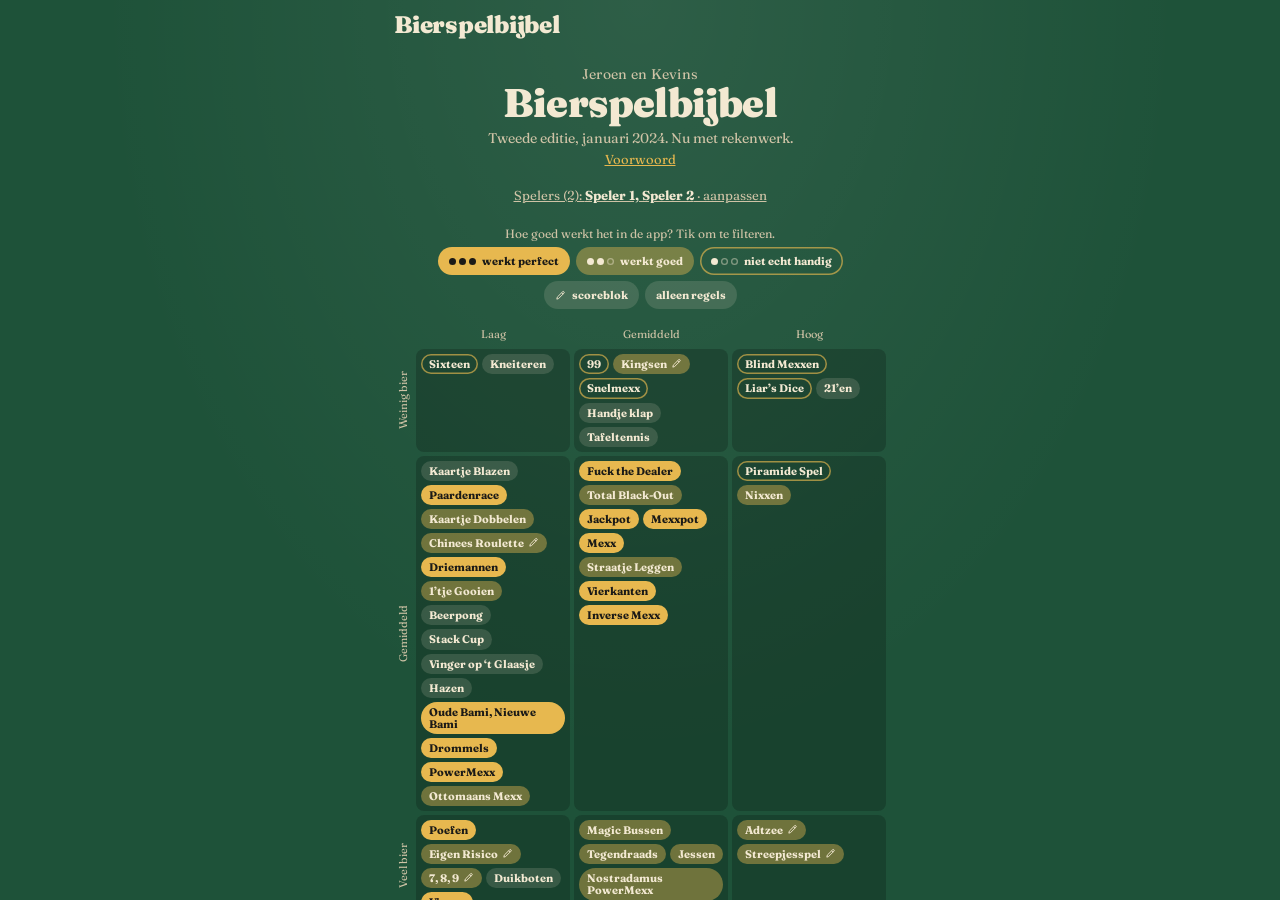
<file: bijbel/index.html>
<!DOCTYPE html>
<html lang="nl">
<head>
<meta charset="utf-8">
<meta name="viewport" content="width=device-width, initial-scale=1, viewport-fit=cover">
<title>Bierspelbijbel</title>
<meta name="theme-color" content="#1e5239">
<meta name="mobile-web-app-capable" content="yes">
<meta name="apple-mobile-web-app-capable" content="yes">
<meta name="apple-mobile-web-app-status-bar-style" content="black-translucent">
<meta name="apple-mobile-web-app-title" content="Bierspelbijbel">
<link rel="manifest" href="manifest.webmanifest">
<link rel="icon" href="icon-192.png">
<link rel="apple-touch-icon" href="apple-touch-icon.png">
<link rel="stylesheet" href="https://fonts.googleapis.com/css2?family=Fraunces:opsz,wght@9..144,500;9..144,700;9..144,900&display=swap">
<link rel="stylesheet" href="style.css">
</head>
<body>
<div class="overlay" id="overlay" aria-hidden="true"><span id="overlayText"></span></div>
<div class="sheet" id="sheet"><div class="panel" id="sheetPanel"></div></div>
<div id="app">
  <div class="bar" id="bar-home"><h1>Bierspelbijbel</h1><button class="ico" id="btnSoundHome" aria-label="Geluid" style="display:none">🔊</button></div>
  <div class="bar" id="bar-game" style="display:none">
    <button class="ico" id="btnBack" aria-label="Terug">←</button>
    <h1 id="gameTitle"></h1>
    <button class="ico txt" id="btnRules">Regels</button>
    <button class="ico txt" id="btnKans" aria-pressed="false">Kansen</button>
    <button class="ico" id="btnSound" aria-label="Geluid">🔊</button>
  </div>
  <div id="playersWrap" style="display:none">
    <div class="players" id="players"></div>
    <div class="nameform" id="nameform"><input class="txt" id="nameInput" type="text" maxlength="20" placeholder="Naam" autocomplete="off"><button class="btn primary" id="nameOk">Opslaan</button><button class="btn" id="nameCancel">Annuleren</button><button class="btn danger" id="nameDel">Verwijder</button></div>
  </div>
  <div class="ucbanner" id="ucBanner" style="display:none">🚧 In aanbouw. Klopt een regel of een kans niet, zeg het tegen Stijn.</div>
  <div class="view active" id="view-home"></div>
  <div class="view" id="view-game"></div>
  <div class="view frame" id="view-frame"><iframe id="jpframe" title="Jackpot"></iframe></div>
</div>
<script src="rules.js"></script>
<script src="core.js"></script>
<script>App.register({ id:"jackpot", title:"Jackpot", level:"app", frame:true, sub:"Negen tegels, kansen, specials, totaalstand" });</script>
<!-- GAMES -->
<script src="games/adtzee.js"></script>
<script src="games/blackout.js"></script>
<script src="games/blindmexxen.js"></script>
<script src="games/chineesroulette.js"></script>
<script src="games/driemannen.js"></script>
<script src="games/drommels.js"></script>
<script src="games/eentjegooien.js"></script>
<script src="games/eigenrisico.js"></script>
<script src="games/fuckthedealer.js"></script>
<script src="games/jessen.js"></script>
<script src="games/kaartjedobbelen.js"></script>
<script src="games/kingsen.js"></script>
<script src="games/liarsdice.js"></script>
<script src="games/magicbussen.js"></script>
<script src="games/mexx.js"></script>
<script src="games/mexxpot.js"></script>
<script src="games/negenennegentig.js"></script>
<script src="games/nixxen.js"></script>
<script src="games/nostradamus.js"></script>
<script src="games/ottomaans.js"></script>
<script src="games/oudebami.js"></script>
<script src="games/paardenrace.js"></script>
<script src="games/piramide.js"></script>
<script src="games/poefen.js"></script>
<script src="games/sixteen.js"></script>
<script src="games/snelmexx.js"></script>
<script src="games/straatje.js"></script>
<script src="games/streepjesspel.js"></script>
<script src="games/tegendraads.js"></script>
<script src="games/vieren.js"></script>
<script src="games/vierkanten.js"></script>
<script src="games/zevenachtnegen.js"></script>
<script src="extras.js"></script>
<!-- /GAMES -->
<script>App.init(RULES_DATA,VOORWOORD_DATA); bijbelInstallHint();
if("serviceWorker" in navigator && location.protocol.startsWith("http")){ window.addEventListener("load",function(){ navigator.serviceWorker.register("sw.js").catch(function(){}); }); }</script>
</body>
</html>
</file>
<file: bijbel/style.css>
:root{
  --felt:#1e5239; --felt-deep:#153d2a; --ivory:#f3e9d2; --ivory-dim:#cfc3a6; --ink:#1b1a17;
  --walnut:#3f2614; --walnut-light:#5a3a1f; --gold:#e7b84f; --red:#c84b3a; --blue:#2c4a8c; --green:#8fd19e;
  box-sizing:border-box; padding-top:env(safe-area-inset-top,0px); padding-bottom:env(safe-area-inset-bottom,0px); color-scheme:dark;
}
@media (prefers-color-scheme:dark){ :root:not([data-theme="light"]){ --felt:#1b4a34; } }
:root[data-theme="dark"]{ --felt:#1b4a34; }
html{ height:100%; scroll-padding-top:env(safe-area-inset-top,0px); }
*{ box-sizing:border-box; }
body{ margin:0; height:100%; background:var(--felt); color:var(--ivory); font-family:"Fraunces",Georgia,"Times New Roman",serif;
  background-image:radial-gradient(ellipse at 50% 0%, rgba(255,255,255,.07), transparent 60%); -webkit-tap-highlight-color:transparent; overscroll-behavior:none; }
button{ font:inherit; cursor:pointer; color:inherit; }
button:focus-visible{ outline:3px solid var(--gold); outline-offset:2px; }
#app{ height:100%; display:flex; flex-direction:column; max-width:520px; margin:0 auto; }
.view{ flex:1; min-height:0; overflow-y:auto; -webkit-overflow-scrolling:touch; padding:14px 14px 24px; display:none; }
.view.active{ display:block; }

/* top bar */
.bar{ display:flex; align-items:center; gap:8px; padding:10px 14px 6px; }
.bar h1{ font-size:24px; font-weight:900; margin:0; flex:1; min-width:0; white-space:nowrap; overflow:hidden; text-overflow:ellipsis; letter-spacing:-.01em; }
.bar .ico{ width:40px; height:40px; border-radius:50%; border:1.5px solid rgba(243,233,210,.35); background:transparent; font-size:18px; display:flex; align-items:center; justify-content:center; padding:0; }
.bar .ico[aria-pressed="true"]{ background:var(--ivory); color:var(--ink); border-color:var(--ivory); }
.bar .ico.txt{ width:auto; padding:0 12px; font-size:13px; font-weight:700; border-radius:999px; }

/* home */
.hero{ text-align:center; padding:6px 0 14px; }
.hero h1{ font-size:40px; font-weight:900; margin:0; line-height:1; letter-spacing:-.02em; }
.hero p{ margin:6px 0 0; color:var(--ivory-dim); font-size:14px; }
.tabel{ display:grid; grid-template-columns:auto 1fr 1fr 1fr; gap:4px; font-size:11px; margin-bottom:18px; }
.tabel .h{ color:var(--ivory-dim); padding:4px 2px; text-align:center; font-size:11px; }
.tabel .h.row{ writing-mode:vertical-rl; transform:rotate(180deg); text-align:center; padding:0 2px; }
.tabel .cell{ background:rgba(0,0,0,.2); border-radius:8px; padding:5px; display:flex; flex-wrap:wrap; gap:4px; align-content:flex-start; min-height:54px; }
.chip{ border:0; border-radius:999px; padding:4px 8px; font-size:11px; font-weight:700; background:rgba(243,233,210,.14); color:var(--ivory); line-height:1.1; text-align:left; }
.chip.app{ background:var(--gold); color:var(--ink); }
.chip.hulp{ background:rgba(231,184,79,.35); }
.legend{ display:flex; gap:12px; justify-content:center; font-size:12px; color:var(--ivory-dim); margin:-8px 0 16px; }
.legend span::before{ content:""; display:inline-block; width:10px; height:10px; border-radius:50%; margin-right:5px; vertical-align:-1px; }
.legend .l-app::before{ background:var(--gold); } .legend .l-hulp::before{ background:rgba(231,184,79,.35); } .legend .l-regels::before{ background:rgba(243,233,210,.14); }
.cat h2{ font-size:16px; font-weight:700; margin:16px 0 6px; color:var(--ivory-dim); }
.glist{ display:grid; gap:6px; }
.gitem{ display:grid; grid-template-columns:1fr auto; align-items:center; gap:10px; width:100%; text-align:left; padding:10px 12px; border-radius:10px; border:1.5px solid rgba(243,233,210,.2); background:rgba(0,0,0,.18); }
.gitem.app{ border-color:var(--gold); }
.gitem .t{ font-weight:700; font-size:16px; }
.gitem .s{ font-size:12px; color:var(--ivory-dim); display:block; margin-top:2px; }
.gitem .tag{ font-size:11px; font-weight:700; padding:3px 8px; border-radius:999px; background:rgba(243,233,210,.14); }
.gitem.app .tag{ background:var(--gold); color:var(--ink); }
.gitem.hulp .tag{ background:rgba(231,184,79,.35); }

/* players bar */
.players{ display:flex; gap:6px; overflow-x:auto; padding:0 14px 8px; scrollbar-width:none; }
.players::-webkit-scrollbar{ display:none; }
.player{ flex:0 0 auto; border:1.5px solid rgba(243,233,210,.25); border-radius:10px; padding:5px 10px; background:rgba(0,0,0,.18); text-align:left; min-width:92px; }
.player.active{ border-color:var(--gold); background:rgba(231,184,79,.14); }
.player .name{ font-weight:700; font-size:14px; display:block; }
.player .stats{ font-size:11px; color:var(--ivory-dim); display:block; }
.player .stats b{ color:var(--ivory); }
.player.add{ min-width:0; color:var(--ivory-dim); font-size:12px; border-style:dashed; }

/* game common */
.board{ background:linear-gradient(var(--walnut-light),var(--walnut)); border-radius:14px; padding:12px; box-shadow:inset 0 2px 0 rgba(255,255,255,.12), 0 10px 30px rgba(0,0,0,.35); }
.dice{ display:flex; justify-content:center; align-items:center; gap:12px; margin:14px 0 6px; flex-wrap:wrap; position:relative; }
.diewrap{ display:flex; flex-direction:column; align-items:center; gap:4px; }
.die{ width:64px; height:64px; border-radius:13px; border:0; background:linear-gradient(#fffdf6,#efe7d2); box-shadow:0 5px 0 #c4b793, 0 8px 14px rgba(0,0,0,.35); display:grid; grid-template-columns:repeat(3,1fr); grid-template-rows:repeat(3,1fr); padding:9px; }
.die:active{ transform:translateY(3px); box-shadow:0 2px 0 #c4b793, 0 4px 8px rgba(0,0,0,.35); }
.die.blank{ background:linear-gradient(#e6dcc4,#cfc3a6); box-shadow:0 5px 0 #a89c7b, 0 8px 14px rgba(0,0,0,.35); display:flex; align-items:center; justify-content:center; font-size:30px; font-weight:900; color:rgba(27,26,23,.45); }
.die.picking{ outline:3px solid var(--gold); outline-offset:3px; }
.die.kept{ box-shadow:0 0 0 3px var(--gold), 0 5px 0 #c4b793; }
.die.rolling{ animation:tumble .12s linear infinite; }
.dsmall{ display:inline-grid; grid-template-columns:repeat(3,1fr); grid-template-rows:repeat(3,1fr); width:30px; height:30px; padding:4px; border-radius:7px; background:linear-gradient(#fffdf6,#efe7d2); vertical-align:middle; margin:0 2px; box-shadow:0 2px 0 #c4b793; }
.dsmall .pip{ width:6px; height:6px; }
@keyframes tumble{ 0%{transform:rotate(-8deg) translateY(-2px)} 50%{transform:rotate(8deg) translateY(2px)} 100%{transform:rotate(-8deg) translateY(-2px)} }
.pip{ width:11px; height:11px; border-radius:50%; background:var(--ink); place-self:center; opacity:0; }
.pip.on{ opacity:1; }
.keep{ font-size:11px; border:1px solid rgba(243,233,210,.35); background:transparent; color:var(--ivory-dim); border-radius:999px; padding:2px 8px; }
.keep[aria-pressed="true"]{ background:var(--gold); color:var(--ink); border-color:var(--gold); }
.picker{ display:none; justify-content:center; gap:8px; margin:0 0 10px; }
.picker.open{ display:flex; }
.picker button{ width:44px; height:44px; border-radius:10px; border:0; background:linear-gradient(#fffdf6,#efe7d2); box-shadow:0 3px 0 #c4b793; display:grid; grid-template-columns:repeat(3,1fr); grid-template-rows:repeat(3,1fr); padding:6px; }
.picker .pip{ width:8px; height:8px; }
.roll{ display:block; width:100%; max-width:360px; margin:0 auto 12px; font-size:22px; font-weight:900; letter-spacing:.02em; padding:13px 22px; border-radius:14px; border:0; background:var(--gold); color:var(--ink); box-shadow:0 5px 0 #a67c22, 0 10px 20px rgba(0,0,0,.3); }
.roll:active{ transform:translateY(3px); box-shadow:0 2px 0 #a67c22, 0 4px 10px rgba(0,0,0,.3); }
.roll:disabled{ opacity:.4; }
.hint{ text-align:center; color:var(--ivory-dim); font-size:14px; padding:10px 0; }
.stat{ display:flex; justify-content:space-between; gap:8px; flex-wrap:wrap; font-size:13px; color:var(--ivory-dim); margin:8px 4px 0; }
.stat b{ color:var(--ivory); }
.nokans .kans{ display:none !important; }
.opts{ display:grid; gap:8px; margin-top:10px; }
.opt{ display:grid; grid-template-columns:auto 1fr auto; align-items:center; gap:12px; width:100%; text-align:left; padding:10px 14px; border-radius:10px; border:1.5px solid rgba(243,233,210,.25); background:rgba(0,0,0,.18); }
.opt.best{ border-color:var(--gold); background:rgba(231,184,79,.12); }
.nokans .opt.best{ border-color:rgba(243,233,210,.25); background:rgba(0,0,0,.18); }
.opt .num{ font-size:26px; font-weight:900; min-width:40px; text-align:center; }
.opt .lbl{ font-size:14px; } .opt .lbl small{ display:block; color:var(--ivory-dim); font-size:12px; }
.opt .odds{ text-align:right; font-size:12px; color:var(--ivory-dim); line-height:1.3; } .opt .odds b{ display:block; font-size:17px; color:var(--ivory); }
.btnrow{ display:flex; gap:8px; justify-content:center; flex-wrap:wrap; margin:10px 0; }
.btn{ font-size:15px; font-weight:700; padding:9px 16px; border-radius:999px; border:1.5px solid var(--ivory-dim); background:transparent; color:var(--ivory); }
.btn.primary{ background:var(--ivory); color:var(--ink); border-color:var(--ivory); }
.btn.gold{ background:var(--gold); color:var(--ink); border-color:var(--gold); }
.btn.danger{ border-color:var(--red); color:var(--ivory); }
.btn:disabled{ opacity:.35; }
.verdict{ margin-top:8px; padding:14px 14px; border-radius:12px; text-align:center; animation:popin .35s cubic-bezier(.2,1.4,.4,1); }
.verdict.fout{ background:rgba(200,75,58,.22); border:1.5px solid var(--red); }
.verdict.win{ background:rgba(231,184,79,.18); border:1.5px solid var(--gold); }
.verdict.neutral{ background:rgba(0,0,0,.2); border:1.5px solid rgba(243,233,210,.25); }
.verdict h2{ margin:0 0 4px; font-size:26px; font-weight:900; }
.verdict p{ margin:0 0 10px; color:var(--ivory-dim); font-size:14px; }
.verdict p b{ color:var(--ivory); }
@keyframes popin{ from{transform:scale(.8);opacity:0} to{transform:scale(1);opacity:1} }
.log{ margin-top:14px; font-size:13px; color:var(--ivory-dim); }
.log div{ padding:4px 0; border-top:1px solid rgba(243,233,210,.12); }
.log b{ color:var(--ivory); }
table.score{ width:100%; border-collapse:collapse; font-size:13px; }
table.score th{ font-weight:500; color:var(--ivory-dim); font-size:11px; padding:3px; text-align:center; }
table.score td{ padding:5px 3px; text-align:center; border-top:1px solid rgba(243,233,210,.12); }
table.score td:first-child, table.score th:first-child{ text-align:left; }
table.score .cur{ color:var(--gold); font-weight:700; }
.seg{ display:flex; gap:6px; flex-wrap:wrap; justify-content:center; margin:8px 0; }
.seg button{ font-size:13px; font-weight:700; padding:6px 12px; border-radius:999px; border:1.5px solid rgba(243,233,210,.35); background:transparent; color:var(--ivory-dim); }
.seg button[aria-pressed="true"]{ background:var(--ivory); color:var(--ink); border-color:var(--ivory); }
input.num{ font:inherit; font-size:20px; font-weight:700; width:90px; padding:8px; text-align:center; border-radius:10px; border:1.5px solid var(--ivory-dim); background:rgba(0,0,0,.25); color:var(--ivory); }
input.txt{ font:inherit; font-size:16px; padding:8px 10px; border-radius:8px; border:1.5px solid var(--ivory-dim); background:rgba(0,0,0,.25); color:var(--ivory); min-width:0; }

/* rules sheet */
.sheet{ position:fixed; inset:0; background:rgba(0,0,0,.55); z-index:25; display:none; align-items:flex-end; justify-content:center; }
.sheet.open{ display:flex; }
.sheet .panel{ background:var(--felt); width:100%; max-width:520px; max-height:88%; overflow-y:auto; border-radius:18px 18px 0 0; padding:16px 18px calc(24px + env(safe-area-inset-bottom,0px)); box-shadow:0 -10px 30px rgba(0,0,0,.4); }
.sheet h2{ margin:0 0 4px; font-size:26px; font-weight:900; }
.sheet .meta{ color:var(--ivory-dim); font-size:13px; margin:0 0 10px; }
.sheet h3{ font-size:15px; margin:14px 0 4px; color:var(--gold); font-weight:700; }
.sheet ul{ margin:0; padding-left:18px; font-size:14px; line-height:1.5; }
.sheet ul li{ margin:3px 0; }
.sheet ul li.sub{ list-style:none; margin-left:-2px; color:var(--ivory-dim); }
.sheet .close{ position:sticky; top:0; float:right; margin:-4px -6px 0 0; }
.sheet .startrow{ margin-top:16px; }

/* overlay */
.overlay{ position:fixed; inset:0; display:flex; align-items:center; justify-content:center; pointer-events:none; opacity:0; z-index:30; padding:20px; }
.overlay.show{ animation:overlay 3.6s ease-out forwards; }
.overlay.sticky.show{ animation:overlayin .35s ease-out forwards; pointer-events:auto; cursor:pointer; }
.overlay.dood{ background:rgba(160,40,30,.9); } .overlay.win{ background:rgba(231,184,79,.93); } .overlay.info{ background:rgba(40,70,140,.9); }
.overlay span.t{ font-size:min(22vw,100px); font-weight:900; color:#fff; text-shadow:0 6px 30px rgba(0,0,0,.5); transform:rotate(-5deg); text-align:center; line-height:1; display:block; }
.overlay.win span.t{ color:var(--ink); } .overlay.win small{ color:var(--ink); }
.overlay small{ display:block; font-size:min(6.5vw,28px); font-weight:700; margin-top:14px; text-align:center; color:#fff; }
.overlay small+small{ margin-top:6px; font-size:min(5vw,22px); font-weight:500; }
.overlay .tap{ display:block; margin-top:20px; font-size:min(4.5vw,17px); font-weight:500; opacity:.75; text-align:center; }
.overlay .dicerow{ display:flex; justify-content:center; gap:12px; margin:14px 0 4px; }
.overlay .mini{ width:50px; height:50px; border-radius:10px; background:linear-gradient(#fffdf6,#efe7d2); display:grid; grid-template-columns:repeat(3,1fr); grid-template-rows:repeat(3,1fr); padding:7px; box-shadow:0 4px 0 #c4b793; }
.overlay .mini .pip{ width:8px; height:8px; }
@keyframes overlay{ 0%{opacity:0} 6%{opacity:1} 80%{opacity:1} 100%{opacity:0} }
@keyframes overlayin{ from{opacity:0} to{opacity:1} }
.nameform{ display:none; gap:8px; margin:0 14px 8px; }
.nameform.open{ display:flex; }
.nameform input{ flex:1; }
#jpframe{ border:0; width:100%; height:100%; display:block; background:var(--felt); }
.view.frame{ padding:0; overflow:hidden; }
@media (prefers-reduced-motion:reduce){ *{ transition:none !important; animation:none !important; } .overlay.show{ opacity:1; } }

.pullen{ display:inline-flex; gap:1px; vertical-align:-2px; margin-left:4px; color:var(--ivory-dim); }
.pul{ width:14px; height:14px; }
.sheet h2 .pul{ width:20px; height:20px; }
.hero .ed{ margin:0; font-size:14px; color:var(--ivory-dim); letter-spacing:.02em; }
.hero .link{ background:none; border:0; color:var(--gold); font-size:13px; text-decoration:underline; padding:4px 0 0; }
.amen{ text-align:center; color:var(--ivory-dim); font-size:13px; font-style:italic; margin:26px 0 6px; line-height:1.5; }
.amen span{ font-style:normal; font-size:12px; }
.vw{ font-size:14px; line-height:1.55; }
.uc{ font-size:11px; }
.ucbanner{ margin:0 14px 8px; padding:6px 10px; border-radius:8px; background:repeating-linear-gradient(135deg, rgba(231,184,79,.25) 0 10px, rgba(0,0,0,.18) 10px 20px); border:1.5px solid var(--gold); font-size:12px; text-align:center; }


/* toast (adtje kruk e.d.) */
.toast{ position:fixed; left:12px; right:12px; top:calc(env(safe-area-inset-top,0px) + 10px); z-index:40; max-width:496px; margin:0 auto; padding:12px 14px; border-radius:12px; background:rgba(40,70,140,.96); border:1.5px solid rgba(140,170,240,.8); color:#fff; box-shadow:0 10px 30px rgba(0,0,0,.45); transform:translateY(-140%); transition:transform .3s cubic-bezier(.2,1.2,.4,1); pointer-events:none; }
.toast.show{ transform:none; pointer-events:auto; }
.toast b{ display:block; font-size:20px; font-weight:900; } .toast span{ display:block; font-size:13px; line-height:1.35; margin-top:2px; }
/* speelkaarten */
.cards{ display:flex; flex-wrap:wrap; gap:6px; justify-content:center; margin:8px 0; }
.card{ display:inline-flex; flex-direction:column; align-items:center; justify-content:center; width:46px; height:66px; border-radius:7px; background:linear-gradient(#fffdf6,#efe7d2); color:var(--ink); box-shadow:0 3px 0 #c4b793, 0 4px 8px rgba(0,0,0,.3); font-weight:900; line-height:1; user-select:none; -webkit-user-select:none; flex:none; }
.card b{ font-size:20px; } .card i{ font-style:normal; font-size:20px; margin-top:2px; }
.card.red{ color:var(--red); } .card.joker{ color:var(--blue); } .card.joker i{ font-size:9px; }
.card.back{ background:repeating-linear-gradient(45deg,#7a2b22 0 6px,#8f3a2f 6px 12px); box-shadow:0 3px 0 #4f1a14, 0 4px 8px rgba(0,0,0,.3); border:3px solid #f3e9d2; }
.card.big{ width:92px; height:132px; border-radius:12px; } .card.big b{ font-size:40px; } .card.big i{ font-size:40px; }
.card.small{ width:32px; height:46px; border-radius:5px; } .card.small b{ font-size:14px; } .card.small i{ font-size:14px; }
button.card{ border:0; padding:0; font-family:inherit; } .card.sel{ outline:3px solid var(--gold); outline-offset:2px; transform:translateY(-6px); }
#jpframe{ width:100%; height:100%; border:0; display:block; }
.installhint{ margin:18px 0 0; padding:10px 12px; border-radius:10px; background:rgba(231,184,79,.14); border:1.5px solid var(--gold); font-size:13px; line-height:1.45; }
.installhint b{ display:block; color:var(--gold); margin-bottom:2px; } .installhint span{ display:block; } .installhint .other{ color:var(--ivory-dim); margin-top:2px; }
/* spelersscherm */
.prow{ display:flex; gap:8px; margin:0 0 8px; } .prow input{ flex:1; } .prow .btn{ flex:none; }
.homeplayers{ text-align:center; margin:-4px 0 14px; }
.homeplayers .link{ background:none; border:0; color:var(--ivory-dim); font-size:13px; text-decoration:underline; padding:8px 6px; line-height:1.4; }
.homeplayers .link b{ color:var(--ivory); font-weight:700; }
/* oordeel per spel: ogen (drie = werkt perfect) en een pen (de app is vooral scoreblok) */
.ogen{ display:inline-flex; gap:3px; vertical-align:middle; }
.ogen i{ width:7px; height:7px; border-radius:50%; box-shadow:inset 0 0 0 1.3px currentColor; opacity:.45; }
.ogen i.on{ background:currentColor; box-shadow:none; opacity:1; }
.pen{ width:13px; height:13px; flex:none; }
.chip .pen{ width:11px; height:11px; margin-left:4px; vertical-align:-1px; }
.chip.r3{ background:var(--gold); color:var(--ink); }
.chip.r2{ background:rgba(231,184,79,.42); color:var(--ivory); }
.chip.r1{ background:transparent; color:var(--ivory); box-shadow:inset 0 0 0 1.5px rgba(231,184,79,.65); }
.gitem.r3{ border-color:var(--gold); } .gitem.r2{ border-color:rgba(231,184,79,.5); } .gitem.r1{ border-color:rgba(231,184,79,.3); }
.gitem .tag{ display:inline-flex; align-items:center; gap:5px; white-space:nowrap; }
.gitem.r3 .tag{ background:var(--gold); color:var(--ink); }
.gitem.r2 .tag{ background:rgba(231,184,79,.42); }
.gitem.r1 .tag{ background:transparent; box-shadow:inset 0 0 0 1.5px rgba(231,184,79,.65); }
.legendcap{ text-align:center; font-size:12px; color:var(--ivory-dim); margin:0 0 6px; }
.legend{ flex-wrap:wrap; gap:6px; margin:0 0 14px; }
.legend span::before{ content:none; display:none; }
.legend .chip{ display:inline-flex; align-items:center; gap:6px; padding:8px 11px; font-size:11px; }
.legend .chip .pen{ margin:0; }
.legend .chip[aria-pressed="true"]{ outline:2px solid var(--ivory); outline-offset:2px; }
#view-home [hidden]{ display:none !important; }
.gitem .tag{ min-height:21px; padding:3px 9px; }
</file>
